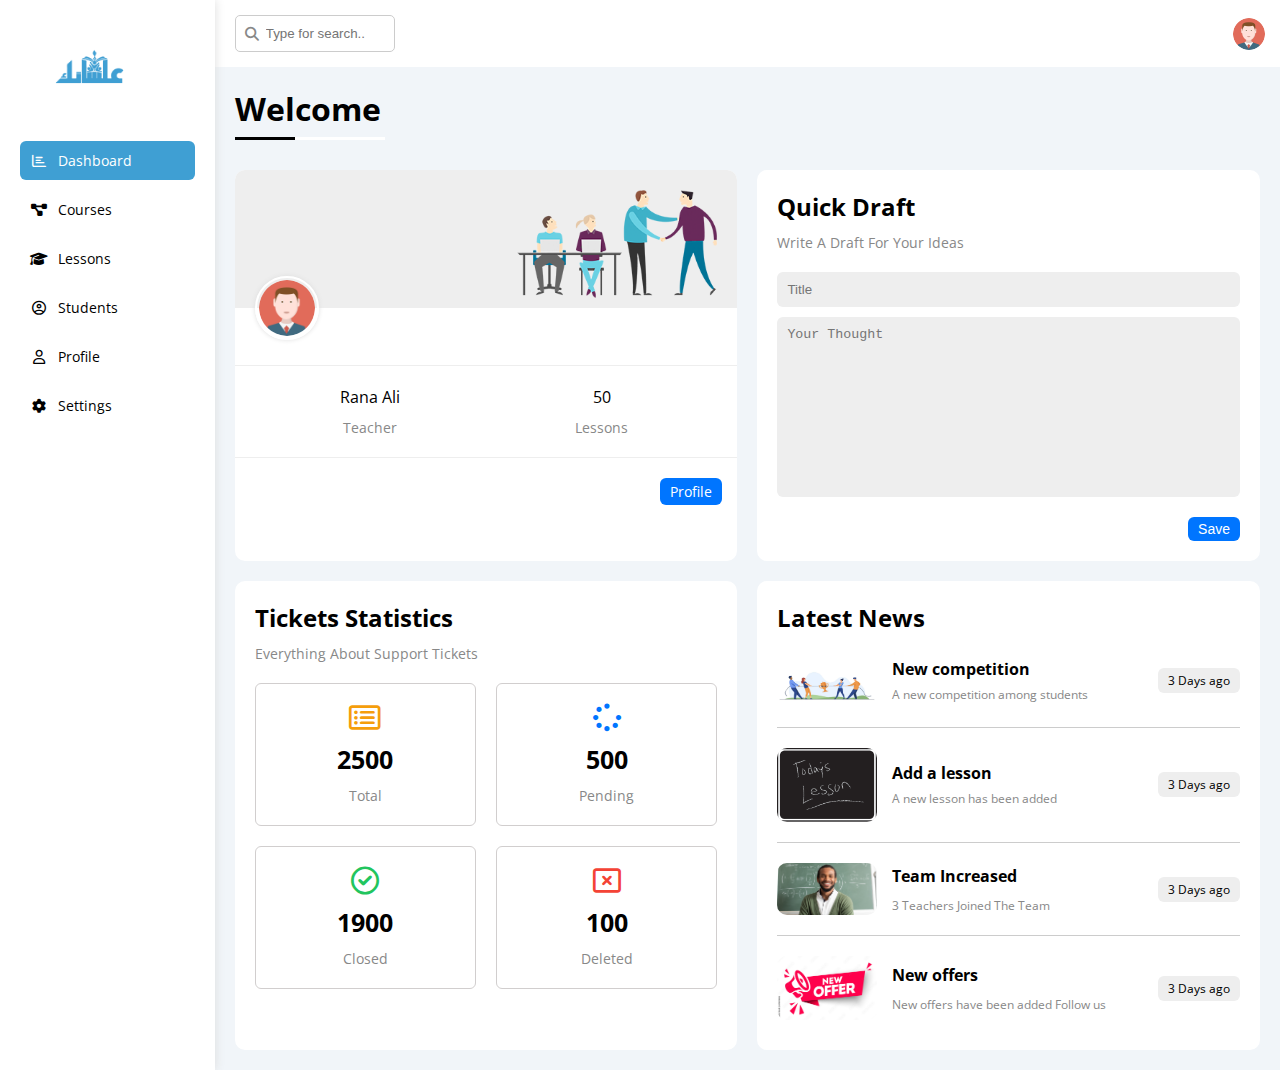
<file: login/Dashboard Design Rana/index.html>
<!DOCTYPE html>
<html lang="en">

<head>
    <script src="./js/home_script.js" type="module" defer></script>
    <meta charset="UTF-8">
    <meta name="viewport" content="width=device-width, initial-scale=1.0">
    <meta name="referrer" content="no-referrer" />
    <title>Dashboard</title>
    <link rel="stylesheet" href="css/farmework.css">
    <link rel="stylesheet" href="css/master.css">
    <link rel="stylesheet" href="css/all.min.css">
    <link rel="preconnect" href="https://fonts.googleapis.com" />
    <link rel="preconnect" href="https://fonts.gstatic.com" crossorigin />
    <link href="https://fonts.googleapis.com/css2?family=Open+Sans:wght@300;500&display=swap" rel="stylesheet" />
</head>

<body>
    <div class="page d-flex">
        <!-- sidebar -->
        <div class="sidebar bg-white p-20 p-relative">
            <img src="imgs/logo.png" alt="logo" width="100" class="logoimg">
            <!-- <h3 class="p-relative mt-0 txt-center">Alashank</h3> -->
            <ul>
                <li>
                    <a class="active d-flex c-black align-center fs-14 rad-6 p-10" href="index.html">
                        <i class="fa-regular fa-chart-bar fa-fw"></i>
                        <span>Dashboard</span>
                    </a>
                </li>
                <li>
                    <a class="d-flex c-black align-center fs-14 rad-6 p-10" href="groups.html">
                        <i class="fa-solid fa-diagram-project fa-fw"></i>
                        <span>Courses</span>
                    </a>
                </li>
                <li>
                    <a class="d-flex c-black align-center fs-14 rad-6 p-10" href="lessons.html">
                        <i class="fa-solid fa-graduation-cap fa-fw"></i>
                        <span>Lessons</span>
                    </a>
                </li>
                <li>
                    <a class="d-flex c-black align-center fs-14 rad-6 p-10" href="studnts.html">
                        <i class="fa-regular fa-circle-user fa-fw"></i>
                        <span>Students</span>
                    </a>
                </li>
                <li>
                    <a class="d-flex c-black align-center fs-14 rad-6 p-10" href="profile.html">
                        <i class="fa-regular fa-user fa-fw"></i>
                        <span>Profile</span>
                    </a>
                </li>
                <li>
                    <a class="d-flex c-black align-center fs-14 rad-6 p-10" href="setting.html">
                        <i class="fa-solid fa-gear fa-fw"></i>
                        <span>Settings</span>
                    </a>
                </li>
                <!-- <li>
                    <a class="d-flex c-black align-center fs-14 rad-6 p-10" href="index.html">
                        <i class="fa-regular fa-file fa-fw"></i>
                        <span>Files</span>
                    </a>
                </li>
                <li>
                    <a class="d-flex c-black align-center fs-14 rad-6 p-10" href="index.html">
                        <i class="fa-regular fa-credit-card fa-fw"></i>
                        <span>Plans</span>
                    </a>
                </li> -->
            </ul>
        </div>

        <div class="content w-full">
            <!-- start Head -->
            <div class="head bg-white p-15 between-flex">
                <div class="search p-relative">
                    <input type="search" placeholder="Type for search.." class="p-10">
                </div>
                <div class="icons d-flex align-center">
                    <img src="imgs/avatar.png" alt="" class="rad-half">
                </div>
            </div>

            <!-- title -->
            <h1 class="p-relative">Welcome</h1>
            <div class="wrapper d-grid gap-20">
                <!-- welcome Box -->
                <div class="welcome bg-white rad-10 txt-c-mobile block-mobile ">
                    <div class="intro d-flex bg-eee space-between p-20">
                        <div>
                            <!-- <h2 class="m-0">Welcome</h2> -->
                            <!-- <p class="c-grey mt-5">Admin</p> -->
                        </div>
                        <img src="imgs/welcome.png" alt="" class="hide-mobile">
                    </div>
                    <img id='teacherImage' src="./imgs/avatar.png" alt referrerpolicy="no-referrer" class="avatar">
                    <div class="body d-flex p-20 txt-center mt-20 mb-20 block-mobile">
                        <div id='teacherName'>Rana Ali<span class="d-block c-grey fs-14 mt-10">Teacher</span></div>
                        <div>50<span class="d-block c-grey fs-14 mt-10">Lessons</span></div>
                        <!-- <div>$1500<span class="d-block c-grey fs-14 mt-10">Earned</span></div> -->
                    </div>
                    <a href="profile.html" class="visit d-block fs-14 bg-blue c-white w-fit btn-shape">Profile</a>
                </div>

                <!-- Quick Draft -->
                <div class="draft p-20 bg-white rad-10 ">
                    <h2 class="mt-0 mb-10 ">Quick Draft</h2>
                    <p class="c-grey fs-14 mt-0 mb-20">Write A Draft For
                        Your Ideas</p>
                    <form>
                        <input type="text" placeholder="Title" class="d-block bg-eee rad-6 p-10 mb-10 w-full">
                        <textarea class="d-block bg-eee rad-6 p-10 mb-20 w-full" placeholder="Your Thought"></textarea>
                        <input type="submit" value="Save" class="save bg-blue c-white btn-shape d-block fs-14 w-fit">
                    </form>
                </div>

                <!-- Tickets -->
                <div class="tickets bg-white rad-10 p-20 ">
                    <h2 class="mt-0 mb-10">Tickets Statistics</h2>
                    <p class="c-grey fs-14 mt-0 mb-20">Everything About
                        Support Tickets</p>
                    <div class="d-flex gap-20 f-wrap txt-center">
                        <div class="box p-20 rad-6 c-grey fs-14">
                            <i class="fa-regular fa-rectangle-list fa-2x mb-10 c-orange"></i>
                            <span class="num d-block mb-10 fw-bold c-black">2500</span>
                            Total
                        </div>
                        <div class="box p-20 c-grey fs-14">
                            <i class="fa-solid fa-spinner fa-2x mb-10 c-blue"></i>
                            <span class="num d-block c-black fw-bold fs-25 mb-10">500</span>
                            Pending
                        </div>
                        <div class="box p-20 c-grey fs-14">
                            <i class="fa-regular fa-circle-check fa-2x mb-10 c-green"></i>
                            <span class="num d-block c-black fw-bold fs-25 mb-10">1900</span>
                            Closed
                        </div>
                        <div class="box p-20 c-grey fs-14">
                            <i class="fa-regular fa-rectangle-xmark fa-2x mb-10 c-red"></i>
                            <span class="num d-block c-black fw-bold fs-25 mb-10">100</span>
                            Deleted
                        </div>
                    </div>
                </div>

                <!-- News -->
                <div class="news bg-white rad-10 p-20">
                    <h2 class="mt-0 mb-20">Latest News</h2>
                    <div class="news-row between-flex mb-10">
                        <img src="imgs/A new competition.jpeg" alt="">
                        <div class="info">
                            <h3 class="fw-bold">New competition</h3>
                            <p class="c-grey fs-14 m-0">A new competition among students</p>
                        </div>
                        <span class=" btn-shape bg-eee label">3 Days ago</span>
                    </div>
                    <div class="news-row between-flex mb-10">
                        <img src="imgs/LessonPlans.png" alt="">
                        <div class="info">
                            <h3 class="fw-bold">Add a lesson</h3>
                            <p class="c-grey fs-14 m-0">A new lesson has been added</p>
                        </div>
                        <span class=" btn-shape bg-eee label">3 Days ago</span>
                    </div>
                    <div class="news-row between-flex mb-10">
                        <img src="imgs/increase-your-teaching.png" alt="">
                        <div class="info">
                            <h4 class="fw-bold mt-0 mb-10">Team Increased</h4>
                            <p class="c-grey fs-14 m-0">3 Teachers Joined The Team</p>
                        </div>
                        <span class=" btn-shape bg-eee label">3 Days ago</span>
                    </div>
                    <div class="news-row between-flex mb-10">
                        <img src="imgs/offers.jpg" alt="">
                        <div class="info">
                            <h4 class="fw-bold mt-0 mb-10">New offers</h4>
                            <p class="c-grey fs-14 m-0">New offers have been added Follow us</p>
                        </div>
                        <span class=" btn-shape bg-eee label">3 Days ago</span>
                    </div>

                </div>

            </div>
        </div>
</body>

</html>
</file>
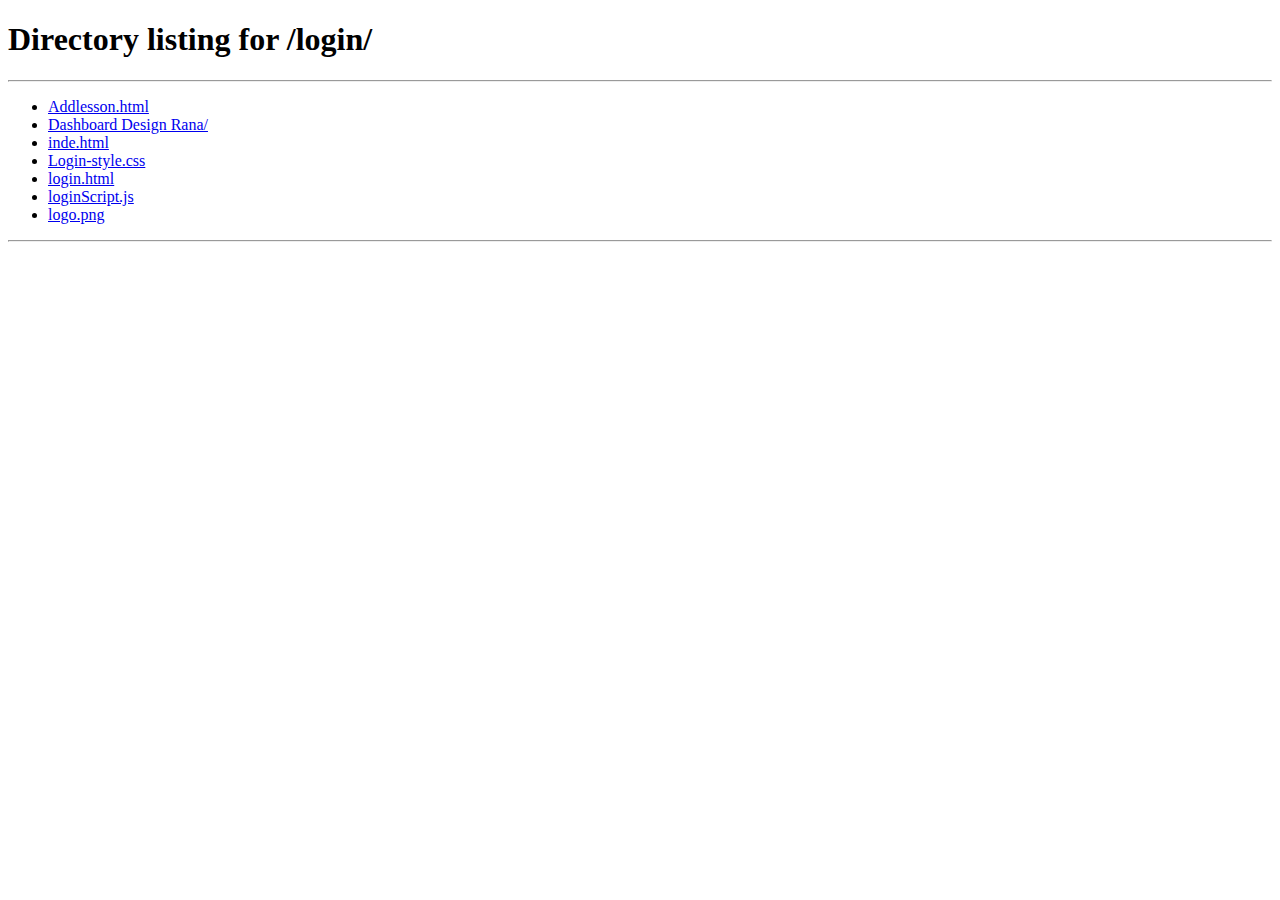
<file: login/Addlesson.html>
<!DOCTYPE html>
<html lang="en">

<head>
    <meta charset="UTF-8">
    <meta name="viewport" content="width=device-width, initial-scale=1.0">
    <title>Add Session</title>
    <link
      rel="stylesheet"
      href="https://cdn.jsdelivr.net/npm/bootstrap@4.6.2/dist/css/bootstrap.min.css"
    />    <link rel="stylesheet" href="./Dashboard Design Rana/css/farmework.css" />
        <link rel="stylesheet" href="./Dashboard Design Rana/css/master.css" />
        <link rel="stylesheet" href="./Dashboard Design Rana/css/all.min.css" />
    <link rel="preconnect" href="https://fonts.googleapis.com" />
    <link rel="preconnect" href="https://fonts.gstatic.com" crossorigin />
    <link href="https://fonts.googleapis.com/css2?family=Open+Sans:wght@300;500&display=swap" rel="stylesheet" />
<link rel="stylesheet" href="./Dashboard Design Rana/css/addlesson.css">

  </head>

<body>
    <div class="page d-flex">
        <!-- sidebar -->
        <div class="sidebar bg-white p-20 p-relative">
            <!-- <h3 class="p-relative mt-0 txt-center">Ranona</h3> -->
            <img src="./logo.png" alt="logo" width="100" class="logoimg">
            <ul>
                <li>
                    <a class=" d-flex c-black align-center fs-14 rad-6 p-10" href="../login/Dashboard Design Rana/index.html">
                        <i class="fa-regular fa-chart-bar fa-fw"></i>
                        <span>Dashboard</span>
                    </a>
                </li>
                <li>
                    <a class="d-flex c-black align-center fs-14 rad-6 p-10" href="../login/Dashboard Design Rana/groups.html">
                        <i class="fa-solid fa-diagram-project fa-fw"></i>
                        <span>Courses</span>
                    </a>
                </li>
                <li>
                    <a class="d-flex c-black align-center fs-14 rad-6 p-10" href="../login/Dashboard Design Rana/lessons.html">
                        <i class="fa-solid fa-graduation-cap fa-fw"></i>
                        <span>Lessons</span>
                    </a>
                </li>
                <li>
                    <a class="d-flex c-black align-center fs-14 rad-6 p-10" href="../login/Dashboard Design Rana/studnts.html">
                        <i class="fa-regular fa-circle-user fa-fw"></i>
                        <span>Students</span>
                    </a>
                </li>
                <li>
                    <a class=" d-flex c-black align-center fs-14 rad-6 p-10" href="../login/Dashboard Design Rana/profile.html">
                        <i class="fa-regular fa-user fa-fw"></i>
                        <span>Profile</span>
                    </a>
                </li>
                <li>
                    <a class="d-flex c-black align-center fs-14 rad-6 p-10" href="../login/Dashboard Design Rana/setting.html">
                        <i class="fa-solid fa-gear fa-fw"></i>
                        <span>Settings</span>
                    </a>
                </li>
            
            </ul>
        </div>

        <div class="content w-full">
            <!-- start Head -->
            <div class="head bg-white p-15 between-flex">
                <div class="search p-relative">
                    <input type="search" placeholder="Type for search.." class="p-10">
                </div>
                <div class="icons d-flex align-center">
                    <span class="notification p-relative">
                        <i class="fa-regular fa-bell fa-lg"></i>
                    </span>
                    <img src="./Dashboard Design Rana/imgs/avatar.png " alt="" class="rad-half">
                </div>
            </div>
            
    <div class="container ">
      <h2>Add New Session</h2>
      <form id="add-session-form">
        <div class="form-group">
          <label for="session-title">Session Title</label>
          <input
            type="text"
            id="session-title"
            name="title"
            class="form-control"
            required
          />
        </div>
  
        <div class="form-group">
          <label>Video Source</label>
          <div>
            <input
              type="radio"
              id="video-url-option"
              name="video_source"
              value="url"
              checked
            />
            <label for="video-url-option">YouTube URL</label>
       
            
                      </div>
        </div>
        <div class="form-group video-url-field">
          <label for="video-url">YouTube URL</label>
          <input
            type="url"
            id="video-url"
            name="video_url"
            class="form-control"
          />
        </div>
     
        <button type="submit" class="btn btn-success">Submit</button>
      </form>
    </div>
    <script
      type="module"
      src="./Dashboard Design Rana/js/addlession.js"
      defer
    ></script>
    <script type="module" src="../core/helpers/CRUD.js" defer></script>
    <script
      type="module"
      src="../core/helpers/local_storage_helper.js"
      defer
    ></script>
    <script type="module" src="./Dashboard Design Rana/js/lessons.js"></script>
        </div>
</body>

</html>
</file>
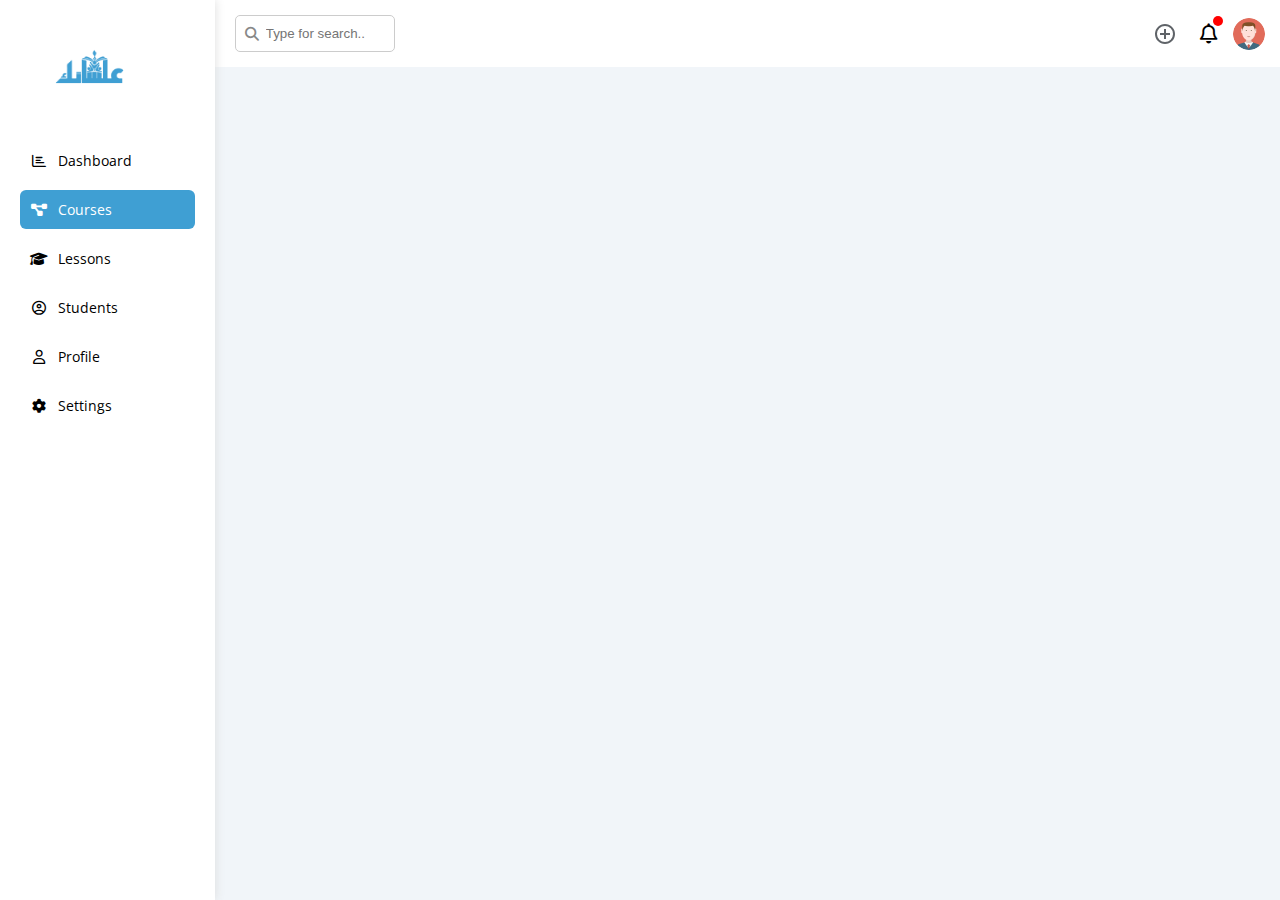
<file: login/Dashboard Design Rana/groups.html>
<!DOCTYPE html>
<html lang="en">

    <head>
        <meta charset="UTF-8">
        <meta name="viewport" content="width=device-width, initial-scale=1.0">
        <title>Dashboard</title>
        <link rel="stylesheet" href="css/farmework.css">
        <link rel="stylesheet" href="css/master.css">
        <link rel="stylesheet" href="css/all.min.css">
        <link rel="preconnect" href="https://fonts.googleapis.com" />
        <link rel="preconnect" href="https://fonts.gstatic.com" crossorigin />
        <link
            href="https://fonts.googleapis.com/css2?family=Open+Sans:wght@300;500&display=swap"
            rel="stylesheet" />
        <link rel="stylesheet" href="./css/groupsPanel.css">
        <script src="../../core/helpers/local_storage_helper.js" type="module"
            defer></script>
        <script type="module">
        import { LocalStorageHelper } from "../../../core/helpers/local_storage_helper.js";
        initSettingsPage();
        function initSettingsPage(){
            let teacherImage = document.images[1];
            var testImg= LocalStorageHelper.getItem('teacher').imageUrl.replace('http://51.68.175.80/','http://51.68.175.80/test/');
            teacherImage.src = testImg;
        }
    
</script>
    </head>

    <body>
        <div class="page d-flex">
            <!-- sidebar -->
            <div class="sidebar bg-white p-20 p-relative">
                <!-- <h3 class="p-relative mt-0 txt-center">Ranona</h3> -->
                <img src="imgs/logo.png" alt="logo" width="100" class="logoimg">

                <ul>
                    <li>
                        <a class=" d-flex c-black align-center fs-14 rad-6 p-10"
                            href="index.html">
                            <i class="fa-regular fa-chart-bar fa-fw"></i>
                            <span>Dashboard</span>
                        </a>
                    </li>
                    <li>
                        <a
                            class="active d-flex c-black align-center fs-14 rad-6 p-10"
                            href="#">
                            <i class="fa-solid fa-diagram-project fa-fw"></i>
                            <span>Courses</span>
                        </a>
                    </li>
                    <li>
                        <a class="d-flex c-black align-center fs-14 rad-6 p-10"
                            href="lessons.html">
                            <i class="fa-solid fa-graduation-cap fa-fw"></i>
                            <span>Lessons</span>
                        </a>
                    </li>
                    <li>
                        <a class="d-flex c-black align-center fs-14 rad-6 p-10"
                            href="studnts.html">
                            <i class="fa-regular fa-circle-user fa-fw"></i>
                            <span>Students</span>
                        </a>
                    </li>
                    <li>
                        <a class="d-flex c-black align-center fs-14 rad-6 p-10"
                            href="profile.html">
                            <i class="fa-regular fa-user fa-fw"></i>
                            <span>Profile</span>
                        </a>
                    </li>
                    <li>
                        <a class="d-flex c-black align-center fs-14 rad-6 p-10"
                            href="setting.html">
                            <i class="fa-solid fa-gear fa-fw"></i>
                            <span>Settings</span>
                        </a>
                    </li>
                    <!-- <li>
                    <a class="d-flex c-black align-center fs-14 rad-6 p-10" href="index.html">
                        <i class="fa-regular fa-file fa-fw"></i>
                        <span>Files</span>
                    </a>
                </li>
                <li>
                    <a class="d-flex c-black align-center fs-14 rad-6 p-10" href="index.html">
                        <i class="fa-regular fa-credit-card fa-fw"></i>
                        <span>Plans</span>
                    </a>
                </li> -->
                </ul>
            </div>
            <div class="content w-full">
                <!-- start Head -->
                <div class="head bg-white p-15 between-flex">
                    <div class="search p-relative">
                        <input type="search" placeholder="Type for search.."
                            class="p-10">
                    </div>

                    <div class="icons d-flex align-center">
                        <div class="icons d-flex .d-flexd align-center">
                            <div class="section-svg-icons">
                                <!-- Add Section -->
                                <svg id="add-section-icon"
                                    xmlns="http://www.w3.org/2000/svg"
                                    height="24px" viewBox="0 -960 960 960"
                                    width="30px" fill="#5f6368">
                                    <path
                                        d="M440-280h80v-160h160v-80H520v-160h-80v160H280v80h160v160Zm40 200q-83 0-156-31.5T197-197q-54-54-85.5-127T80-480q0-83 31.5-156T197-763q54-54 127-85.5T480-880q83 0 156 31.5T763-763q54 54 85.5 127T880-480q0 83-31.5 156T763-197q-54 54-127 85.5T480-80Zm0-80q134 0 227-93t93-227q0-134-93-227t-227-93q-134 0-227 93t-93 227q0 134 93 227t227 93Zm0-320Z" />
                                </svg>

                            </div>

                            <div class="section-svg-icons-forms">
                                <!-- Add Section Form -->
                                <div class="add-section-form"
                                    id="add-section-form-id">
                                    <form>
                                        <div>
                                            <label for="inputSectionName">Enter
                                                Course Name</label>
                                            <input type="text"
                                                id="inputSectionName" required>
                                        </div>
                                        <div>
                                            <label for="inputSectionfile">Choose
                                                Course Image</label>
                                            <input type="file"
                                                id="inputSectionfile"
                                                accept="image/*">
                                        </div>
                                        <div>
                                            <button type="button"
                                                id="add-section-id">Add
                                                Course</button>
                                            <button type="button"
                                                id="cancel-add-section-id">Cancel</button>
                                        </div>
                                    </form>
                                </div>
                            </div>
                        </div>

                        <span class="notification p-relative">
                            <i class="fa-regular fa-bell fa-lg"></i>
                        </span>
                        <img src="imgs/avatar.png" alt class="rad-half">
                    </div>
                </div>
                <!-- SECTION  Wrtite your code down here -->
                <div class="sectionsContainer" id="big-section-container">
                </div>
            </div>
        </body>
        <script type="module"
            src="../../core/helpers/local_storage_helper.js"></script>
        <script src="../../core/helpers/CRUD.js" type="module"></script>
        <script src="./scripts/groupsPanelScript.js" type="module"></script>
    </html>
</file>
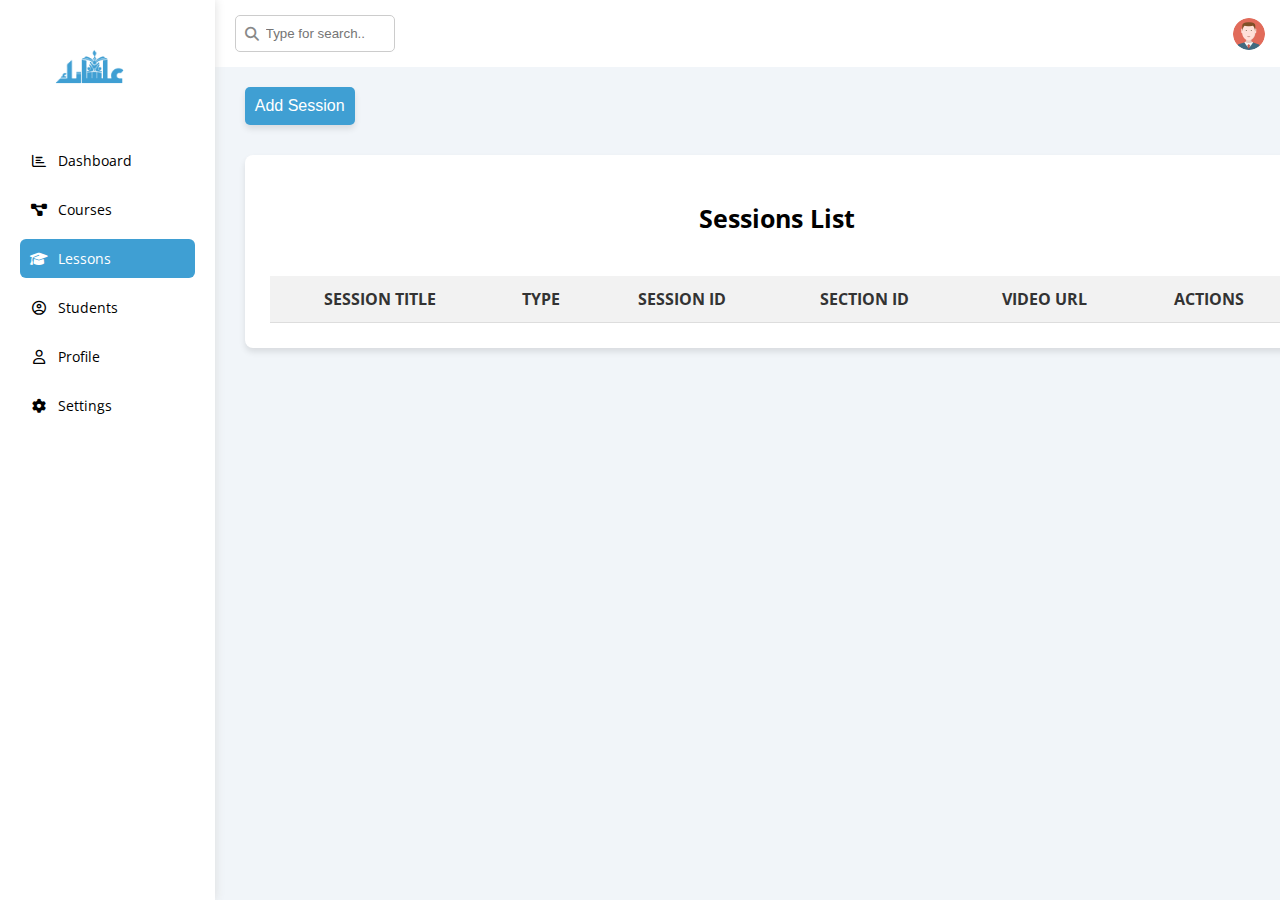
<file: login/Dashboard Design Rana/lessons.html>
<!DOCTYPE html>
<html lang="en">
  <head>
    <meta charset="UTF-8" />
    <meta name="viewport" content="width=device-width, initial-scale=1.0" />
    <title>Dashboard</title>
    <link rel="stylesheet" href="css/farmework.css" />
    <link rel="stylesheet" href="css/master.css" />
    <link rel="stylesheet" href="css/all.min.css" />
    <link rel="preconnect" href="https://fonts.googleapis.com" />
    <link rel="preconnect" href="https://fonts.gstatic.com" crossorigin />
    <link
      href="https://fonts.googleapis.com/css2?family=Open+Sans:wght@300;500&display=swap"
      rel="stylesheet"
    />
    <link rel="stylesheet" href="./css/lessons.css">
    <script
      src="../../core/helpers/local_storage_helper.js"
      type="module"
      defer
    ></script>
    <script type="module">
      import { LocalStorageHelper } from "../../../core/helpers/local_storage_helper.js";
      initSettingsPage();
      function initSettingsPage() {
        let teacherImage = document.images[1];
        var testImg = LocalStorageHelper.getItem("teacher").imageUrl.replace(
          "http://51.68.175.80/",
          "http://51.68.175.80/test/"
        );
        teacherImage.src = testImg;
      }
    </script>
 
           <script
           src="../../core/helpers/local_storage_helper.js"
           type="module"
           defer
         ></script>
         <script src="../../core/helpers/CRUD.js" type="module" defer></script>
         <script src="./js/lessons.js" type="module" defer></script>
  </head>

  <body>
    <div class="page d-flex">
      <!-- sidebar -->
      <div class="sidebar bg-white p-20 p-relative">
        <!-- <h3 class="p-relative mt-0 txt-center">Ranona</h3> -->
        <img src="imgs/logo.png" alt="logo" width="100" class="logoimg" />

        <ul>
          <li>
            <a
              class="d-flex c-black align-center fs-14 rad-6 p-10"
              href="index.html"
            >
              <i class="fa-regular fa-chart-bar fa-fw"></i>
              <span>Dashboard</span>
            </a>
          </li>
          <li>
            <a
              class="d-flex c-black align-center fs-14 rad-6 p-10"
              href="groups.html"
            >
              <i class="fa-solid fa-diagram-project fa-fw"></i>
              <span>Courses</span>
            </a>
          </li>
          <li>
            <a
              class="active d-flex c-black align-center fs-14 rad-6 p-10"
              href="#"
            >
              <i class="fa-solid fa-graduation-cap fa-fw"></i>
              <span>Lessons</span>
            </a>
          </li>
          <li>
            <a
              class="d-flex c-black align-center fs-14 rad-6 p-10"
              href="studnts.html"
            >
              <i class="fa-regular fa-circle-user fa-fw"></i>
              <span>Students</span>
            </a>
          </li>
          <li>
            <a
              class="d-flex c-black align-center fs-14 rad-6 p-10"
              href="profile.html"
            >
              <i class="fa-regular fa-user fa-fw"></i>
              <span>Profile</span>
            </a>
          </li>
          <li>
            <a
              class="d-flex c-black align-center fs-14 rad-6 p-10"
              href="setting.html"
            >
              <i class="fa-solid fa-gear fa-fw"></i>
              <span>Settings</span>
            </a>
          </li>
          <!-- <li>
                    <a class="d-flex c-black align-center fs-14 rad-6 p-10" href="index.html">
                        <i class="fa-regular fa-file fa-fw"></i>
                        <span>Files</span>
                    </a>
                </li>
                <li>
                    <a class="d-flex c-black align-center fs-14 rad-6 p-10" href="index.html">
                        <i class="fa-regular fa-credit-card fa-fw"></i>
                        <span>Plans</span>
                    </a>
                </li> -->
        </ul>
      </div>

      <div class="content w-full">
        <!-- start Head -->
        <div class="head bg-white p-15 between-flex">
          <div class="search p-relative">
            <input type="search" placeholder="Type for search.." class="p-10" />
          </div>
          <div class="icons d-flex align-center">
            <img src="imgs/avatar.png" alt="" class="rad-half" />
          </div>
        </div>
        
        <div style="margin: 20px ; text-align: left;">
          <button id="add-session-btn" class="btn btn-primary">Add Session</button>
        </div>
          
        <div class="container">
         
            <div id="modal-container"></div>
    
            <h2>Sessions List </h2>
    
            <table
              id="sessions-table"
              cellpadding="10"
              cellspacing="0"
              class="sessions-table"
            >
              <thead>
                <tr>
                  <th>Session Title</th>
                  <th>Type</th>
                  <th>Session ID</th>
                  <th>Section ID</th>
                  <th>Video URL</th>
                  <th>Actions</th>
                </tr>
              </thead>
              <tbody id="sessions-list">

              </tbody>
            </table>
          </div>
        
          
      </div>
   
          <script
      src="../../core/helpers/local_storage_helper.js"
      type="module"
      defer
    ></script>
    <script src="../../core/helpers/CRUD.js" type="module" defer></script>
    <script src="./js/lessons.js" type="module" defer></script>
  </body>
</html>
</file>
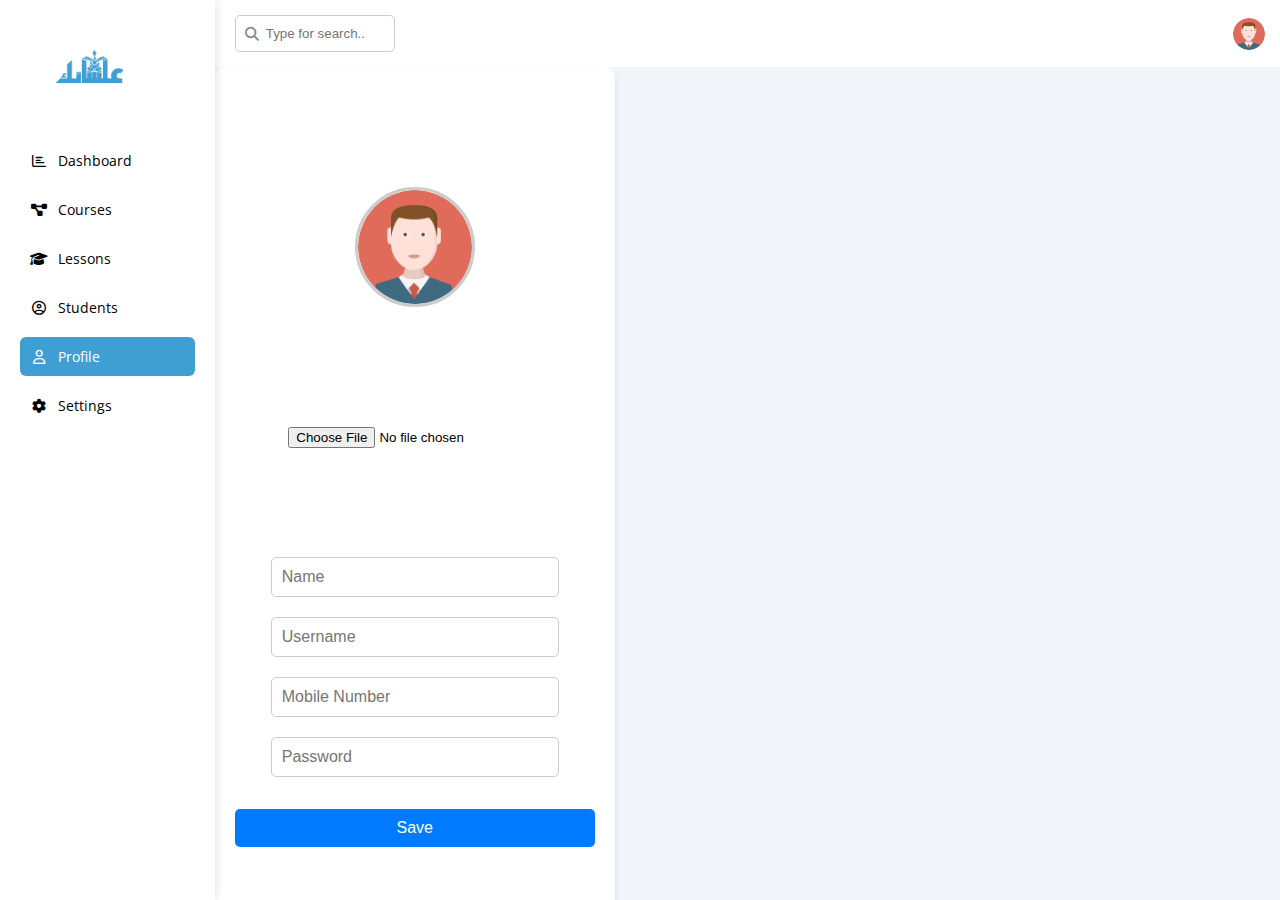
<file: login/Dashboard Design Rana/profile.html>
<!DOCTYPE html>
<html lang="en">

<head>
    <meta charset="UTF-8">
    <meta name="viewport" content="width=device-width, initial-scale=1.0">
    <title>Dashboard</title>
    <link rel="stylesheet" href="css/farmework.css">
    <link rel="stylesheet" href="css/master.css">
    <link rel="stylesheet" href="css/all.min.css">
    <link rel="stylesheet" href="css/profile.css">
    <link rel="preconnect" href="https://fonts.googleapis.com" />
    <link rel="preconnect" href="https://fonts.gstatic.com" crossorigin />
    <link href="https://fonts.googleapis.com/css2?family=Open+Sans:wght@300;500&display=swap" rel="stylesheet" />
    <script src="./js/profile_script.js" type="module" defer></script>
    <script src="../../core/helpers/local_storage_helper.js" type="module" defer></script>
    <script src="../../core/helpers/CRUD.js" type="module" defer></script>
</head>

<body>
    <div class="page d-flex">
        <!-- sidebar -->
        <div class="sidebar bg-white p-20 p-relative">
            <!-- <h3 class="p-relative mt-0 txt-center">Ranona</h3> -->
            <img src="imgs/logo.png" alt="logo" width="100" class="logoimg">
            <ul>
                <li>
                    <a class=" d-flex c-black align-center fs-14 rad-6 p-10" href="index.html">
                        <i class="fa-regular fa-chart-bar fa-fw"></i>
                        <span>Dashboard</span>
                    </a>
                </li>
                <li>
                    <a class="d-flex c-black align-center fs-14 rad-6 p-10" href="groups.html">
                        <i class="fa-solid fa-diagram-project fa-fw"></i>
                        <span>Courses</span>
                    </a>
                </li>
                <li>
                    <a class="d-flex c-black align-center fs-14 rad-6 p-10" href="lessons.html">
                        <i class="fa-solid fa-graduation-cap fa-fw"></i>
                        <span>Lessons</span>
                    </a>
                </li>
                <li>
                    <a class="d-flex c-black align-center fs-14 rad-6 p-10" href="studnts.html">
                        <i class="fa-regular fa-circle-user fa-fw"></i>
                        <span>Students</span>
                    </a>
                </li>
                <li>
                    <a class="active d-flex c-black align-center fs-14 rad-6 p-10" href="profile.html">
                        <i class="fa-regular fa-user fa-fw"></i>
                        <span>Profile</span>
                    </a>
                </li>
                <li>
                    <a class="d-flex c-black align-center fs-14 rad-6 p-10" href="setting.html">
                        <i class="fa-solid fa-gear fa-fw"></i>
                        <span>Settings</span>
                    </a>
                </li>
                <!-- <li>
                    <a class="d-flex c-black align-center fs-14 rad-6 p-10" href="index.html">
                        <i class="fa-regular fa-file fa-fw"></i>
                        <span>Files</span>
                    </a>
                </li>
                <li>
                    <a class="d-flex c-black align-center fs-14 rad-6 p-10" href="index.html">
                        <i class="fa-regular fa-credit-card fa-fw"></i>
                        <span>Plans</span>
                    </a>
                </li> -->
            </ul>
        </div>

        <div class="content w-full">
            <!-- start Head -->
            <div class="head bg-white p-15 between-flex">
                <div class="search p-relative">
                    <input type="search" placeholder="Type for search.." class="p-10">
                </div>
                <div class="icons d-flex align-center">
                    <img src="imgs/avatar.png" alt="" class="rad-half">
                </div>
            </div>
            <div class="edit-profile-container ">
                <img src="../../login/Dashboard Design Rana/imgs/avatar.png" alt="Profile Image"
                    class="profile-image" id="previewImage">
                <input type="file" id="homepageImage" name="image" accept="image/*" required >
                <form>
                    <input type="text" class="form-input" placeholder="Name"
                        required>
    
                    <input type="text" class="form-input" placeholder="Username"
                        required>
                    <input type="tel" class="form-input" placeholder="Mobile Number"
                        required>
                    <input type="password" class="form-input" placeholder="Password"
                        >
                    <br><br>
                    <button type="submit" class="save-button">Save</button>
                </form>
            </div>
        </div>
      
</body>

</html>
</file>
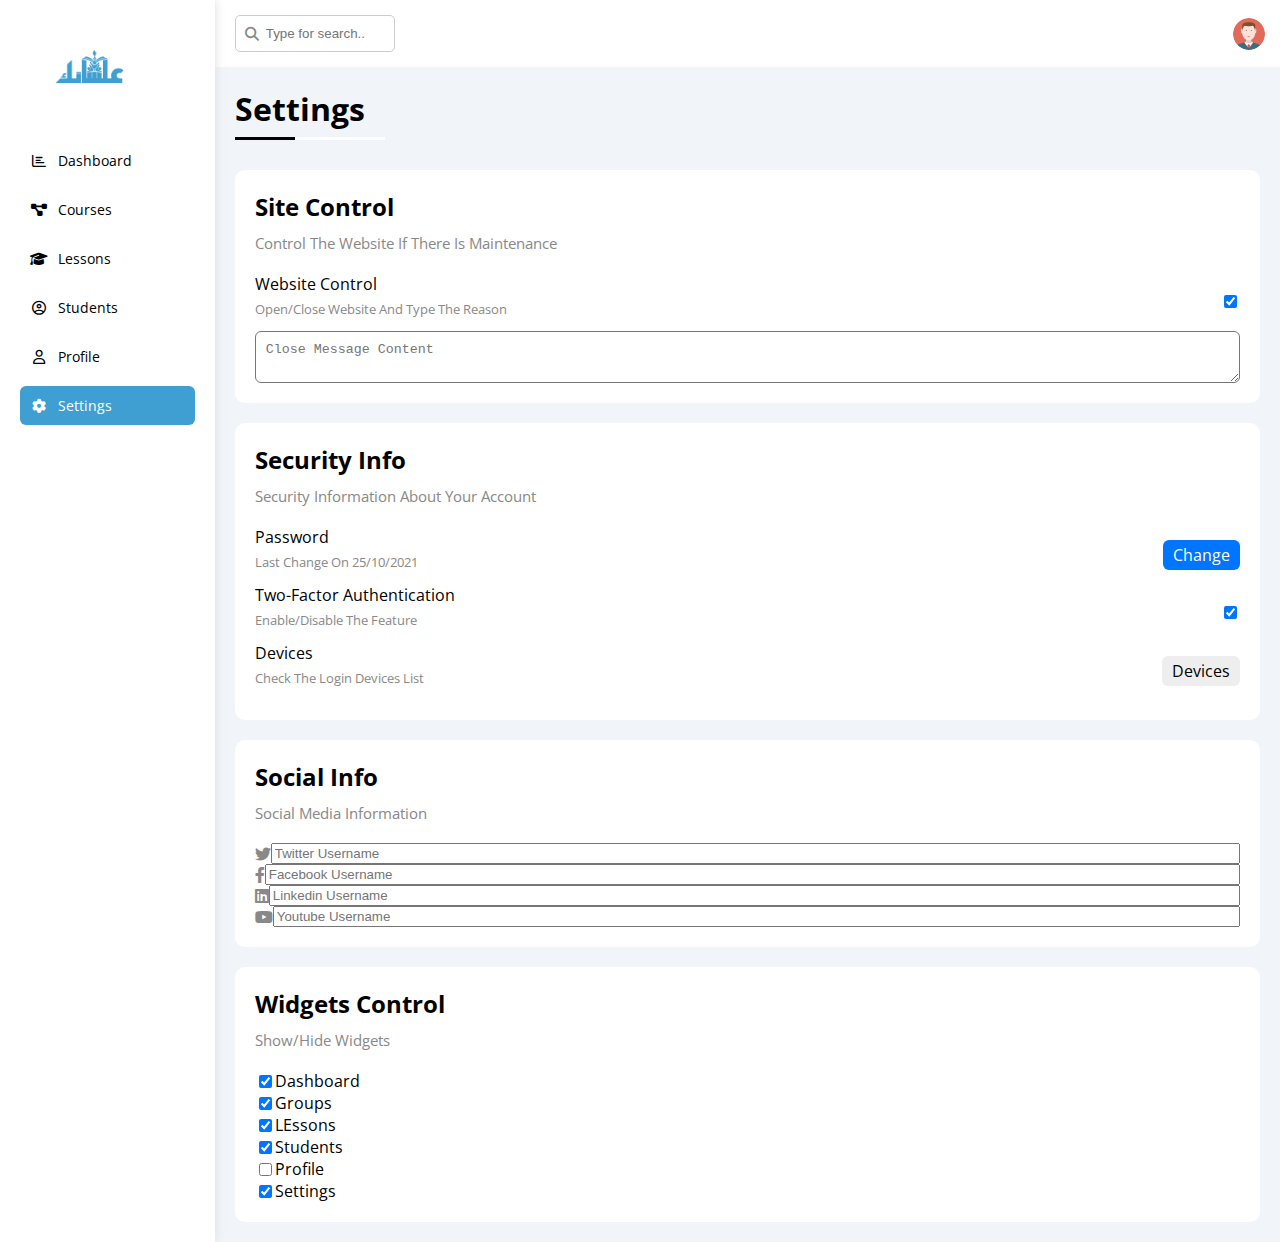
<file: login/Dashboard Design Rana/setting.html>
<!DOCTYPE html>
<html lang="en">

    <head>
        <meta charset="UTF-8">
        <meta name="viewport" content="width=device-width, initial-scale=1.0">
        <title>Dashboard</title>
        <link rel="stylesheet" href="css/farmework.css">
        <link rel="stylesheet" href="css/master.css">
        <link rel="stylesheet" href="css/all.min.css">
        <link rel="preconnect" href="https://fonts.googleapis.com" />
        <link rel="preconnect" href="https://fonts.gstatic.com" crossorigin />
        <link
            href="https://fonts.googleapis.com/css2?family=Open+Sans:wght@300;500&display=swap"
            rel="stylesheet" />
        <script src="../../core/helpers/local_storage_helper.js" type="module"
            defer></script>
        <script type="module">
            import { LocalStorageHelper } from "../../../core/helpers/local_storage_helper.js";
            initSettingsPage();
            function initSettingsPage(){
                let teacherImage = document.images[1];
                var testImg= LocalStorageHelper.getItem('teacher').imageUrl.replace('http://51.68.175.80/','http://51.68.175.80/test/');
                teacherImage.src = testImg;
            }
        </script>
    </head>

    <body>
        <div class="page d-flex">
            <!-- sidebar -->
            <div class="sidebar bg-white p-20 p-relative">
                <!-- <h3 class="p-relative mt-0 txt-center">Ranona</h3> -->
                <img src="imgs/logo.png" alt="logo" width="100" class="logoimg">
                <ul>
                    <li>
                        <a class=" d-flex c-black align-center fs-14 rad-6 p-10"
                            href="index.html">
                            <i class="fa-regular fa-chart-bar fa-fw"></i>
                            <span>Dashboard</span>
                        </a>
                    </li>
                    <li>
                        <a class="d-flex c-black align-center fs-14 rad-6 p-10"
                            href="groups.html">
                            <i class="fa-solid fa-diagram-project fa-fw"></i>
                            <span>Courses</span>
                        </a>
                    </li>
                    <li>
                        <a class="d-flex c-black align-center fs-14 rad-6 p-10"
                            href="lessons.html">
                            <i class="fa-solid fa-graduation-cap fa-fw"></i>
                            <span>Lessons</span>
                        </a>
                    </li>
                    <li>
                        <a class="d-flex c-black align-center fs-14 rad-6 p-10"
                            href="studnts.html">
                            <i class="fa-regular fa-circle-user fa-fw"></i>
                            <span>Students</span>
                        </a>
                    </li>
                    <li>
                        <a class="d-flex c-black align-center fs-14 rad-6 p-10"
                            href="profile.html">
                            <i class="fa-regular fa-user fa-fw"></i>
                            <span>Profile</span>
                        </a>
                    </li>
                    <li>
                        <a
                            class="active d-flex c-black align-center fs-14 rad-6 p-10"
                            href="setting.html">
                            <i class="fa-solid fa-gear fa-fw"></i>
                            <span>Settings</span>
                        </a>
                    </li>
                    <!-- <li>
                    <a class="d-flex c-black align-center fs-14 rad-6 p-10" href="index.html">
                        <i class="fa-regular fa-file fa-fw"></i>
                        <span>Files</span>
                    </a>
                </li>
                <li>
                    <a class="d-flex c-black align-center fs-14 rad-6 p-10" href="index.html">
                        <i class="fa-regular fa-credit-card fa-fw"></i>
                        <span>Plans</span>
                    </a>
                </li> -->
                </ul>
            </div>

            <div class="content w-full">
                <!-- start Head -->
                <div class="head bg-white p-15 between-flex">
                    <div class="search p-relative">
                        <input type="search" placeholder="Type for search.."
                            class="p-10">
                    </div>
                    <div class="icons d-flex align-center">
                        <img src="imgs/avatar.png" alt class="rad-half">
                    </div>
                </div>

                <h1 class="p-relative">Settings</h1>
                <div class="settings-page m-20 d-grid gap-20">
                    <!-- Start Settings Box -->
                    <div class="p-20 bg-white rad-10">
                        <h2 class="mt-0 mb-10">Site Control</h2>
                        <p class="mt-0 mb-20 c-grey fs-15">Control The Website
                            If There Is Maintenance</p>
                        <div class="mb-15 between-flex">
                            <div>
                                <span>Website Control</span>
                                <p class="c-grey mt-5 mb-0 fs-13">Open/Close
                                    Website And Type The Reason</p>
                            </div>
                            <div>
                                <label>
                                    <input class="toggle-checkbox"
                                        type="checkbox" checked />
                                    <div class="toggle-switch"></div>
                                </label>
                            </div>
                        </div>
                        <textarea
                            class="close-message p-10 rad-6 d-block w-full"
                            placeholder="Close Message Content"></textarea>
                    </div>
                    <!-- End Settings Box -->
                    <!-- Start Settings Box -->
                    <div class="p-20 bg-white rad-10">
                        <h2 class="mt-0 mb-10">Security Info</h2>
                        <p class="mt-0 mb-20 c-grey fs-15">Security Information
                            About Your Account</p>
                        <div class="sec-box mb-15 between-flex">
                            <div>
                                <span>Password</span>
                                <p class="c-grey mt-5 mb-0 fs-13">Last Change On
                                    25/10/2021</p>
                            </div>
                            <a class="button bg-blue c-white btn-shape"
                                href="#">Change</a>
                        </div>
                        <div class="sec-box mb-15 between-flex">
                            <div>
                                <span>Two-Factor Authentication</span>
                                <p class="c-grey mt-5 mb-0 fs-13">Enable/Disable
                                    The Feature</p>
                            </div>
                            <label>
                                <input class="toggle-checkbox" type="checkbox"
                                    checked />
                                <div class="toggle-switch"></div>
                            </label>
                        </div>
                        <div class="sec-box between-flex">
                            <div>
                                <span>Devices</span>
                                <p class="c-grey mt-5 mb-0 fs-13">Check The
                                    Login Devices List</p>
                            </div>
                            <a class="bg-eee c-black btn-shape"
                                href="#">Devices</a>
                        </div>
                    </div>
                    <!-- End Settings Box -->
                    <!-- Start Settings Box -->
                    <div class="social-boxes p-20 bg-white rad-10">
                        <h2 class="mt-0 mb-10">Social Info</h2>
                        <p class="mt-0 mb-20 c-grey fs-15">Social Media
                            Information</p>
                        <div class="d-flex align-center mb-15">
                            <i
                                class="fa-brands fa-twitter center-flex c-grey"></i>
                            <input class="w-full" type="text"
                                placeholder="Twitter Username" />
                        </div>
                        <div class="d-flex align-center mb-15">
                            <i
                                class="fa-brands fa-facebook-f center-flex c-grey"></i>
                            <input class="w-full" type="text"
                                placeholder="Facebook Username" />
                        </div>
                        <div class="d-flex align-center mb-15">
                            <i
                                class="fa-brands fa-linkedin center-flex c-grey"></i>
                            <input class="w-full" type="text"
                                placeholder="Linkedin Username" />
                        </div>
                        <div class="d-flex align-center">
                            <i
                                class="fa-brands fa-youtube center-flex c-grey"></i>
                            <input class="w-full" type="text"
                                placeholder="Youtube Username" />
                        </div>
                    </div>
                    <!-- End Settings Box -->
                    <!-- Start Settings Box -->
                    <div class="widgets-control p-20 bg-white rad-10">
                        <h2 class="mt-0 mb-10">Widgets Control</h2>
                        <p class="mt-0 mb-20 c-grey fs-15">Show/Hide Widgets</p>
                        <div class="control d-flex align-center mb-15">
                            <input type="checkbox" id="one" checked />
                            <label for="one">Dashboard</label>
                        </div>
                        <div class="control d-flex align-center mb-15">
                            <input type="checkbox" id="two" checked />
                            <label for="two">Groups</label>
                        </div>
                        <div class="control d-flex align-center mb-15">
                            <input type="checkbox" id="three" checked />
                            <label for="three">LEssons</label>
                        </div>
                        <div class="control d-flex align-center mb-15">
                            <input type="checkbox" id="four" checked />
                            <label for="four">Students</label>
                        </div>
                        <div class="control d-flex align-center mb-15">
                            <input type="checkbox" id="five" />
                            <label for="five">Profile</label>
                        </div>
                        <div class="control d-flex align-center mb-15">
                            <input type="checkbox" id="six" checked />
                            <label for="six">Settings</label>
                        </div>
                    </div>
                    <!-- End Settings Box -->
                </div>
            </div>

        </body>

    </html>
</file>
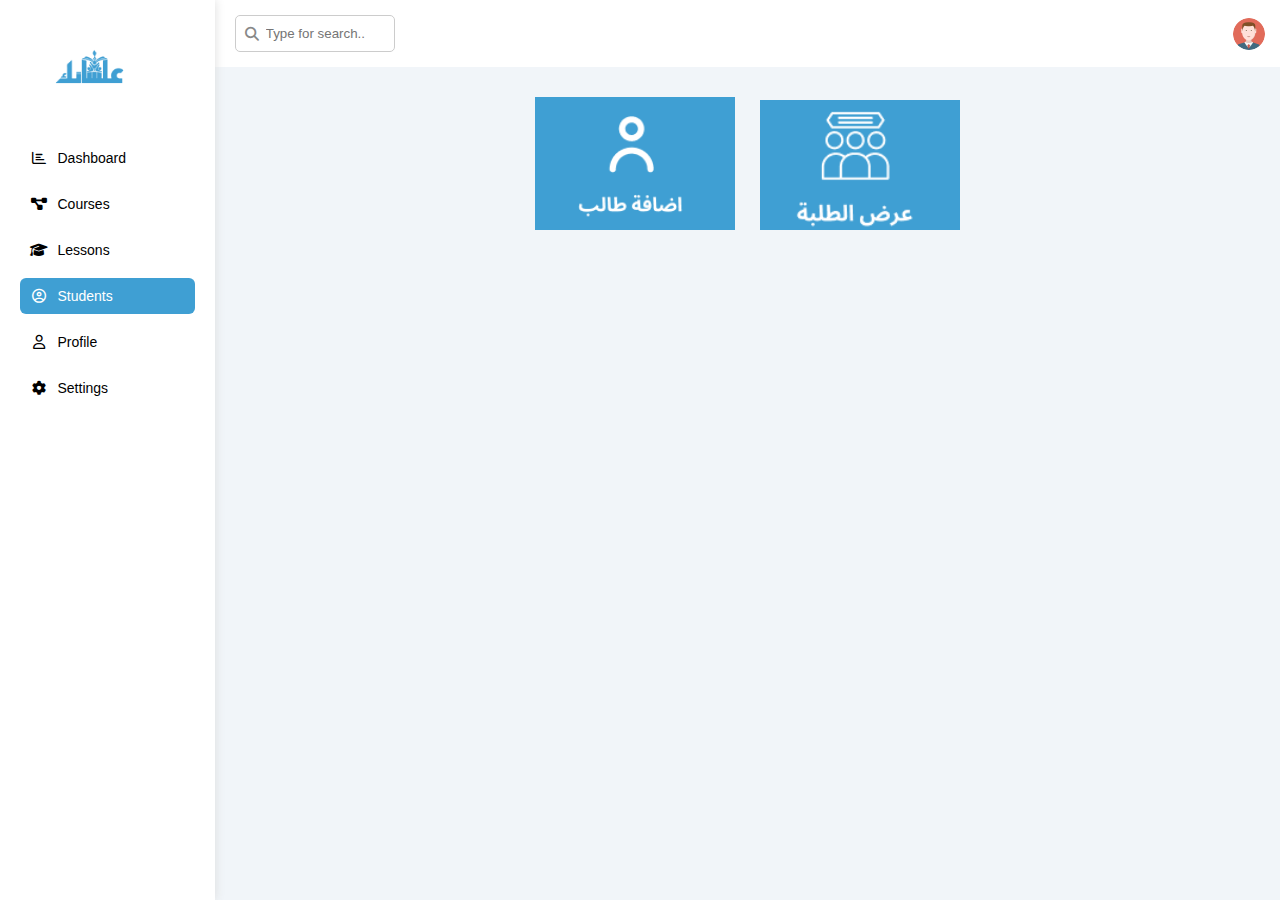
<file: login/Dashboard Design Rana/studnts.html>
<!DOCTYPE html>
<html lang="en">

    <head>
        <meta charset="UTF-8">
        <meta name="viewport" content="width=device-width, initial-scale=1.0">
        <title>Dashboard</title>
        <link rel="stylesheet" href="css/farmework.css">
        <link rel="stylesheet" href="css/master.css">
        <link rel="stylesheet" href="css/all.min.css">
        <link rel="preconnect" href="https://fonts.googleapis.com" />
        <link rel="preconnect" href="https://fonts.gstatic.com" crossorigin />
        <link
            href="https://fonts.googleapis.com/css2?family=Open+Sans:wght@300;500&display=swap"
            rel="stylesheet" />
        <script src="../../core/helpers/local_storage_helper.js" type="module"
            defer></script>
        <script type="module">
            import { LocalStorageHelper } from "../../../core/helpers/local_storage_helper.js";
            initSettingsPage();
            function initSettingsPage(){
                let teacherImage = document.images[1];
                var testImg= LocalStorageHelper.getItem('teacher').imageUrl.replace('http://51.68.175.80/','http://51.68.175.80/test/');
                teacherImage.src = testImg;
            }
        </script>
         <style>
            body {
                font-family: Arial, sans-serif;
                margin: 0;
                padding: 0;
                background-color: #f9f9f9;
            }
            .container {
                max-width: 800px;
                margin: 20px auto;
                background: #fff;
                padding: 20px;
                border-radius: 8px;
                box-shadow: 0 4px 6px rgba(0, 0, 0, 0.1);
                display: none;
            }
            h1 {
                text-align: center;
                color: #333;
            }
            .form-group {
                margin-bottom: 15px;
            }
            label {
                display: block;
                margin-bottom: 5px;
                color: #555;
            }
            input[type="text"], select {
                width: 100%;
                padding: 8px;
                border: 1px solid #ccc;
                border-radius: 4px;
            }
            .buttons {
                display: flex;
                gap: 10px;
                justify-content: center;
            }
            button {
                padding: 10px 20px;
                border: none;
                border-radius: 4px;
                cursor: pointer;
            }
            button.add {
                background-color: #28a745;
                color: white;
            }
            button.add:hover {
                background-color: #218838;
            }
            button.delete {
                background-color: #dc3545;
                color: white;
            }
            button.delete:hover {
                background-color: #c82333;
            }
            button.change {
                background-color: #007bff;
                color: white;
            }
            button.change:hover {
                background-color: #0056b3;
            }
            table {
                width: 100%;
                border-collapse: collapse;
                margin-top: 20px;
            }
            table, th, td {
                border: 1px solid #ddd;
            }
            th, td {
                text-align: left;
                padding: 8px;
            }
            th {
                background-color: #f2f2f2;
            }
            .image-container {
                text-align: center;
                margin: 20px;
            }
            .image-container img {
                width: 200px;
                height: auto;
                cursor: pointer;
                margin: 10px;
            }
            .image-container img:hover {
                opacity: 0.8;
            }
            .student-image {
                width: 50px;
                height: 50px;
                border-radius: 50%;
                object-fit: cover;
            }
        </style>
    </head>

    <body>
        <div class="page d-flex">
            
            <div class="sidebar bg-white p-20 p-relative">
                <img src="imgs/logo.png" alt="logo" width="100" class="logoimg">
                <ul>
                    <li>
                        <a class=" d-flex c-black align-center fs-14 rad-6 p-10"
                            href="index.html">
                            <i class="fa-regular fa-chart-bar fa-fw"></i>
                            <span>Dashboard</span>
                        </a>
                    </li>
                    <li>
                        <a class="d-flex c-black align-center fs-14 rad-6 p-10"
                            href="groups.html">
                            <i class="fa-solid fa-diagram-project fa-fw"></i>
                            <span>Courses</span>
                        </a>
                    </li>
                    <li>
                        <a class="d-flex c-black align-center fs-14 rad-6 p-10"
                            href="lessons.html">
                            <i class="fa-solid fa-graduation-cap fa-fw"></i>
                            <span>Lessons</span>
                        </a>
                    </li>
                    <li>
                        <a
                            class=" active d-flex c-black align-center fs-14 rad-6 p-10"
                            href="studnts.html">
                            <i class="fa-regular fa-circle-user fa-fw"></i>
                            <span>Students</span>
                        </a>
                    </li>
                    <li>
                        <a class="d-flex c-black align-center fs-14 rad-6 p-10"
                            href="profile.html">
                            <i class="fa-regular fa-user fa-fw"></i>
                            <span>Profile</span>
                        </a>
                    </li>
                    <li>
                        <a class="d-flex c-black align-center fs-14 rad-6 p-10"
                            href="settings.html">
                            <i class="fa-solid fa-gear fa-fw"></i>
                            <span>Settings</span>
                        </a>
                    </li>
            
                </ul>
            </div>

            <div class="content w-full">
                <!-- start Head -->
                <div class="head bg-white p-15 between-flex">
                    <div class="search p-relative">
                        <input type="search" placeholder="Type for search.."
                            class="p-10">
                    </div>
                    <div class="icons d-flex align-center">
                        <img src="imgs/avatar.png" alt class="rad-half">
                    </div>
                </div>
            <div class="image-container">
                <img src="./Resources/addstudent.PNG" alt="Add Student" onclick="showAddStudent()">
                <img src="./Resources/new.PNG" alt="View Students" onclick="showViewStudents()">
            </div>

            <!-- Add Student Form -->
            <div class="container" id="addStudentContainer">
                <h1>Add Student</h1>
                <form id="student-form" onsubmit="return addStudent(event)">
                    <div class="form-group">
                        <label for="student-name">Student Name:</label>
                        <input type="text" id="student-name" name="student-name" placeholder="Enter your name" required max="20">
                    </div>
                    <div class="form-group">
                        <label for="student-code">Student Code:</label>
                        <input type="text" id="student-code" name="student-code" placeholder="enter exactly 6 digits" required pattern="^\d{6}$" required >
                    </div>
                    <div class="form-group">
                        <label for="subject">Subject:</label>
                        <select id="subject" name="subject" required>
                            <option value="">Select a subject</option>
                            <option value="math">Math</option>
                            <option value="physics">Physics</option>
                            <option value="chemistry">Chemistry</option>
                            <option value="history">History</option>
                            <option value="english">English</option>
                            <option value="french">French</option>
                        </select>
                    </div>
                    <div class="form-group">
                        <label for="student-image">Student Image:</label>
                        <img src="./Resources/s.PNG" style="width: 50px;height: 50px;" id="student-picture" onclick="document.getElementById('fileInput').click()">
                        <input type="file" id="fileInput" accept="image/*" style="display: none;" onchange="updatePicturePreview(event)">
                    </div>
                    <div class="form-group">
                        <button type="submit" class="add">Add Student</button>
                    </div>
                </form>
            </div>

            <!-- View Students -->
            <div class="container" id="viewStudentsContainer">
                <h1>View Students</h1>
                <div id="studentList">
                    <!-- List of students -->
                </div>
            </div>

            <!--Student Info-->
            <div class="container" id="studentInfoContainer" style="display: none;">
                <h1>Student Info</h1>
                <table>
                    <thead>
                        <tr>
                            <th>Name</th>
                            <th>Code</th>
                            <th>Subject</th>
                            <th>Actions</th>
                        </tr>
                    </thead>
                    <tbody id="studentInfoTable">
                        <!-- Student Info details-->
                    </tbody>
                </table>
            </div>

        </div>
    </div>

    <script>
        var students = JSON.parse(localStorage.getItem('students')) || [];
        
        function saveStudentsToLocalStorage() {
            localStorage.setItem('students', JSON.stringify(students));
        }

        function generatePassword() {
            return Math.random().toString(36).slice(-8);
        }

        function updatePicturePreview(event) {
            var file = event.target.files[0];
            var reader = new FileReader();
            reader.onloadend = function () {
                document.getElementById('student-picture').src = reader.result;
            };
            if (file) {
                reader.readAsDataURL(file);
            }
        }

        function addStudent(event) {
            event.preventDefault();
            var name = document.getElementById('student-name').value.trim();
            var code = document.getElementById('student-code').value.trim();
            var subject = document.getElementById('subject').value;
            var picture = document.getElementById('student-picture').src;

            if (!name || !code || !subject || picture === './s.PNG') {
                alert('Please fill out all fields and select an image.');
                return;
            }

            if (students.some(student => student.code === code)) {
                alert("Student with this code already exists!");
                return;
            }

            students.push({ name, code, subject, picture });
            saveStudentsToLocalStorage();

            document.getElementById('student-name').value = '';
            document.getElementById('student-code').value = '';
            document.getElementById('subject').value = '';
            document.getElementById('student-picture').src = './s.PNG';
            document.getElementById('fileInput').value = '';

            displayStudents();
        }

        function displayStudents() {
            var studentList = document.getElementById('studentList');
            studentList.innerHTML = '';
            students.forEach(student => {
                var studentCard = document.createElement('div');
                studentCard.classList.add('student-card');
                studentCard.innerHTML = `
                    <img src="${student.picture}" alt="${student.name}" class="student-image">
                    <p><strong>${student.name}</strong></p>
                    <p>${student.code}</p>
                    <button onclick="showStudentInfo('${student.code}')">Show Info</button>
                `;
                studentList.appendChild(studentCard);
            });
        }

        function showAddStudent() {
            document.getElementById('addStudentContainer').style.display = 'block';
            document.getElementById('viewStudentsContainer').style.display = 'none';
        }

        function showViewStudents() {
            document.getElementById('addStudentContainer').style.display = 'none';
            document.getElementById('viewStudentsContainer').style.display = 'block';
            displayStudents();
        }

        function showStudentInfo(code) {
            var student = students.find(s => s.code === code);
            if (!student) return;

            document.getElementById('viewStudentsContainer').style.display = 'none';
            document.getElementById('studentInfoContainer').style.display = 'block';

            var studentInfoTable = document.getElementById('studentInfoTable');
            studentInfoTable.innerHTML = `
                <tr>
                    <td>${student.name}</td>
                    <td>${student.code}</td>
                    <td>${student.subject}</td>
                    <td>
                        <button class="delete" onclick="deleteStudent('${student.code}')">Delete</button>
                        <button class="change" onclick="changePassword()">Change Password</button>
                    </td>
                </tr>
            `;
        }

        function deleteStudent(code) {
            students = students.filter(student => student.code !== code);
            saveStudentsToLocalStorage();
            alert(`Student has been deleted.`);
            document.getElementById('studentInfoContainer').style.display = 'none';
            document.getElementById('viewStudentsContainer').style.display = 'block';
            displayStudents();
        }

        function changePassword() {
            alert('New Password: ' + generatePassword());
        }

        window.onload = function () {
            displayStudents();
        };
    </script>   
            </div>


           
        </body>

    </html>
</file>
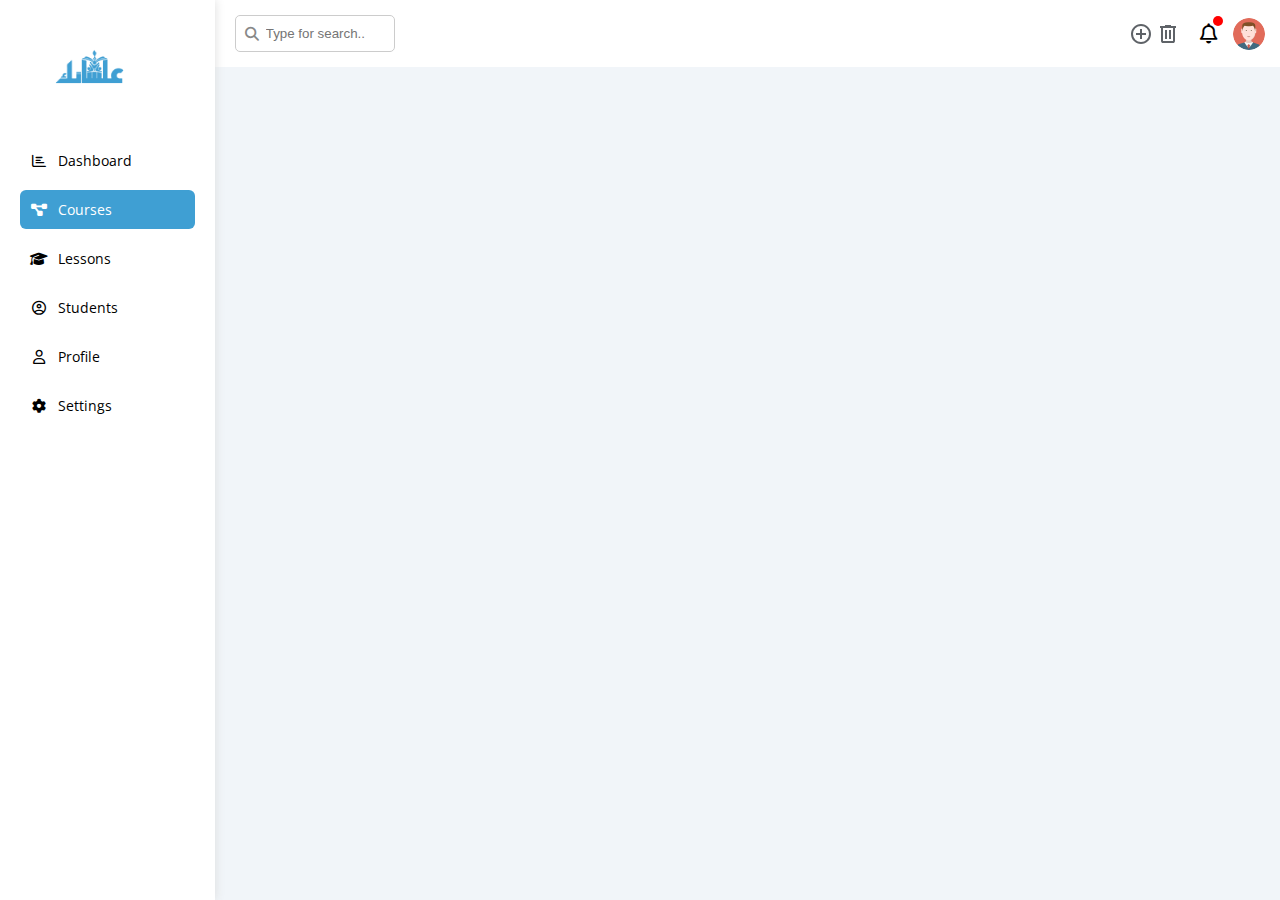
<file: login/Dashboard Design Rana/units.html>
<!DOCTYPE html>
<html lang="en">

    <head>
        <meta charset="UTF-8">
        <meta name="viewport" content="width=device-width, initial-scale=1.0">
        <title>Dashboard</title>
        <link rel="stylesheet" href="css/farmework.css">
        <link rel="stylesheet" href="css/master.css">
        <link rel="stylesheet" href="css/all.min.css">
        <link rel="preconnect" href="https://fonts.googleapis.com" />
        <link rel="preconnect" href="https://fonts.gstatic.com" crossorigin />
        <link
            href="https://fonts.googleapis.com/css2?family=Open+Sans:wght@300;500&display=swap"
            rel="stylesheet" />
        <link rel="stylesheet" href="./css/unitsPanel.css">
    </head>

    <body>
        <div class="page d-flex">
            <!-- sidebar -->
            <div class="sidebar bg-white p-20 p-relative">
                <!-- <h3 class="p-relative mt-0 txt-center">Ranona</h3> -->
                <img src="imgs/logo.png" alt="logo" width="100" class="logoimg">

                <ul>
                    <li>
                        <a class=" d-flex c-black align-center fs-14 rad-6 p-10"
                            href="index.html">
                            <i class="fa-regular fa-chart-bar fa-fw"></i>
                            <span>Dashboard</span>
                        </a>
                    </li>
                    <li>
                        <a
                            class="active d-flex c-black align-center fs-14 rad-6 p-10"
                            href="#">
                            <i class="fa-solid fa-diagram-project fa-fw"></i>
                            <span>Courses</span>
                        </a>
                    </li>
                    <li>
                        <a class="d-flex c-black align-center fs-14 rad-6 p-10"
                            href="lessons.html">
                            <i class="fa-solid fa-graduation-cap fa-fw"></i>
                            <span>Lessons</span>
                        </a>
                    </li>
                    <li>
                        <a class="d-flex c-black align-center fs-14 rad-6 p-10"
                            href="studnts.html">
                            <i class="fa-regular fa-circle-user fa-fw"></i>
                            <span>Students</span>
                        </a>
                    </li>
                    <li>
                        <a class="d-flex c-black align-center fs-14 rad-6 p-10"
                            href="profile.html">
                            <i class="fa-regular fa-user fa-fw"></i>
                            <span>Profile</span>
                        </a>
                    </li>
                    <li>
                        <a class="d-flex c-black align-center fs-14 rad-6 p-10"
                            href="setting.html">
                            <i class="fa-solid fa-gear fa-fw"></i>
                            <span>Settings</span>
                        </a>
                    </li>
                    <!-- <li>
                    <a class="d-flex c-black align-center fs-14 rad-6 p-10" href="index.html">
                        <i class="fa-regular fa-file fa-fw"></i>
                        <span>Files</span>
                    </a>
                </li>
                <li>
                    <a class="d-flex c-black align-center fs-14 rad-6 p-10" href="index.html">
                        <i class="fa-regular fa-credit-card fa-fw"></i>
                        <span>Plans</span>
                    </a>
                </li> -->
                </ul>
            </div>
            <div class="content w-full">
                <!-- start Head -->
                <div class="head bg-white p-15 between-flex">
                    <div class="search p-relative">
                        <input type="search" placeholder="Type for search.."
                            class="p-10">
                    </div>

                    <div class="icons d-flex align-center">
                        <div class="icons d-flex .d-flexd align-center">
                            <div class="unit-svg-icons">
                                <!-- Add Unit -->
                                <svg id="add-unit-icon"
                                    xmlns="http://www.w3.org/2000/svg"
                                    height="24px"
                                    viewBox="0 -960 960 960" width="30px"
                                    fill="#5f6368">
                                    <path
                                        d="M440-280h80v-160h160v-80H520v-160h-80v160H280v80h160v160Zm40 200q-83 0-156-31.5T197-197q-54-54-85.5-127T80-480q0-83 31.5-156T197-763q54-54 127-85.5T480-880q83 0 156 31.5T763-763q54 54 85.5 127T880-480q0 83-31.5 156T763-197q-54 54-127 85.5T480-80Zm0-80q134 0 227-93t93-227q0-134-93-227t-227-93q-134 0-227 93t-93 227q0 134 93 227t227 93Zm0-320Z" />
                                </svg>

                               
                                <!-- Delete Unit -->
                                <svg id="delete-unit-icon"
                                    xmlns="http://www.w3.org/2000/svg"
                                    height="24px"
                                    viewBox="0 -960 960 960" width="24px"
                                    fill="#5f6368">
                                    <path
                                        d="M280-120q-33 0-56.5-23.5T200-200v-520h-40v-80h200v-40h240v40h200v80h-40v520q0 33-23.5 56.5T680-120H280Zm400-600H280v520h400v-520ZM360-280h80v-360h-80v360Zm160 0h80v-360h-80v360ZM280-720v520-520Z" />
                                </svg>
                            </div>

                            <div class="unit-svg-icons-forms">
                                <!-- Add Unit Form -->
                                <div class="add-unit-form"
                                    id="add-unit-form-id">
                                    <form>
                                        <div>
                                            <label for="inputUnitName">Enter
                                            Coures Name</label>
                                            <input type="text"
                                                id="inputUnitName" required>
                                        </div>
                                        <div>
                                            <button type="button"
                                                id="add-unit-id">Add
                                                Course</button>
                                            <button type="button"
                                                id="cancel-add-unit-id">Cancel</button>
                                        </div>
                                    </form>
                                </div>

                                <!-- Delete Unit Form  -->
                                <div id="delete-unit-form">
                                    <form>
                                        <div>
                                            <label
                                                for="input-delete-unit-name">Are you sure you want to delete</label>
                                       
                                        </div>
                                        <div>
                                            <button id="delete-unit-button">
                                                Delete Course </button>
                                            <button
                                                id="cancel-delete-unit-id">Cancel</button>
                                        </div>
                                    </form>
                                </div>
                                <!-- Edit Unit Form -->
                            
                            </div>
                        </div>

                        <span class="notification p-relative">
                            <i class="fa-regular fa-bell fa-lg"></i>
                        </span>
                        <img src="imgs/avatar.png" alt class="rad-half">
                    </div>
                </div>
                <!-- SECTION  Wrtite your code down here -->
                <div class="unitsContainer" id="big-unit-container">
                </div>
            </div>
        </body>
        <script src="./scripts/unitsPanelScript.js" type="module" defer></script>
        <script src="../../core/helpers/CRUD.js" type="module"></script>
        <script src="../../core/helpers/local_storage_helper.js" type="module" defer></script>
    </html>
</file>
<file: login/Dashboard Design Rana/css/farmework.css>
:root {
  --blue-color: #0075ff;
  --blue-alt-color: #0d69d5;
  --orange-color: #f59e0b;
  --green-color: #22c55e;
  --red-color: #f44336;
  --grey-color: #888;
}
.d-flex {
  display: flex;
}
.d-flexd{
  flex-direction: row;
}
.f-wrap{
  flex-wrap: wrap;
}
.d-grid {
  display: grid;
}
.d-block{
  display: block;
}
.gap-20 {
  gap: 20px;
}
.gap-10{
gap: 10px;
}
.rad-10 {
  border-radius: 10px;
}
.b-none{
  border: none;
}
.between-flex {
  display: flex;
  justify-content: space-between;
  align-items: center;
}
.center-flex{
  display: flex;
  align-items: center;
  justify-content: center;
}
.space-between {
  justify-content: space-between;
}
.bg-red {
  background-color: var(--red-color);
}
.bg-green {
  background-color: var(--green-color);
}
.bg-blue {
  background-color: var(--blue-color);
}
.bg-orange {
  background-color: var(--orange-color);
}
.bg-white {
  background-color: white;
}
.bg-eee {
  background-color: #eee;
}
.c-black {
  color: black;
}
.c-orange{
  color: var(--orange-color);
}
.c-black {
  color: black;
}
.c-white {
  color: white;
}
.c-grey {
  color: var(--grey-color);
}
.c-red {
  color: var(--red-color);
}
.c-green {
  color: var(--green-color);
}
.c-blue {
  color: var(--blue-color);
}
.c-orange {
  color: var(--orange-color);
}
.c-white{
  color: white;
}
.p-5{
  padding: 5px;
}
.p-10 {
  padding: 10px;
}
.p-15 {
  padding: 15px;
}
.p-20 {
  padding: 20px;
}
.pl-15{
  padding-left: 15px;
}
.p-relative {
  position: relative;
}
.p-absolute{
  position: absolute;
}
.m-0 {
  margin: 0;
}
.m-20{
  margin: 20px;
}
.mt-0 {
  margin-top: 0;
}
.mt-5 {
  margin-top: 5px;
}
.mt-10{
  margin-top: 10px;
}
.mt-20{
  margin-top: 20px;
}
.mt-25{
  margin-top: 25px;
}
.mb-10{
  margin-bottom: 10px;
}
.mb-20{
  margin-bottom: 20px;
}
.pr-10{
  padding-right: 10px;
}
.mr-25{
  margin-right: 25px;
}
.mr-15{
  margin-right: 15px;
}
.txt-center {
  text-align: center;
}
.rad-6 {
  border-radius: 6px;
}
.rad-half{
  border-radius: 50%;
}
.fs-14 {
  font-size: 14px;
}
.fs-15{
  font-size: 15px;
}
.fs-13{
  font-size: 13px;
}
.fs-18{
  font-size: 18px;
}
.align-center {
  align-items: center;
}
.w-full {
  width: 100%;
}
.w-fit{
  width: fit-content;
}
@media (max-width: 767px) {
  .txt-c-mobile {
    text-align: center;
  }
  .block-mobile {
    display: block;
  }
  .hide-mobile {
    display: none;
  }
}
.btn-shape{
  padding: 4px 10px;
  border-radius: 6px;
}
.fw-bold{
  font-weight: bold;
}
.flex-grow-1{
  flex-grow: 1;
}
.h-full{
  height: 100%;
}
</file>
<file: login/Dashboard Design Rana/css/master.css>
:root {
  --blue-color: #0075ff;
  --blue-alt-color: #0d69d5;
  --orange-color: #f59e0b;
  --green-color: #22c55e;
  --red-color: #f44336;
  --grey-color: #888;
}
* {
  box-sizing: border-box;
}
*:focus {
  outline: none;
}
body {
  margin: 0;
  font-family: "Open Sans", sans-serif;
}
.w-full {
  width: 100%;
}
a {
  text-decoration: none;
}
ul {
  list-style: none;
  padding: 0;
}
.page {
  background-color: #f1f5f9;
  min-height: 100vh;
}
.sidebar {
  width: 250px;
  box-shadow: 0 0 10px #ddd;
}
.sidebar > h3 {
  margin-bottom: 50px;
}
.sidebar > h3::after,
.sidebar > h3::before {
  content: "";
  background-color: black;
  transform: translateX(-50%);
  left: 50%;
  position: absolute;
}
.sidebar > h3::before {
  width: 80px;
  height: 3px;
  bottom: -20px;
}
.sidebar > h3::after {
  width: 12px;
  height: 12px;
  border-radius: 50%;
  bottom: -28px;
  border: 4px solid #fff;
}
.sidebar ul li a {
  margin-bottom: 10px;
  transition: 0.3s;
}
.sidebar ul li a span {
  font-size: 14px;
  margin-left: 10px;
}
.sidebar ul li a:hover,
.sidebar ul li a.active {
  /* background-color: #f6f6f6; */
  background-color: #3f9fd3;
  color: white;
}
.page .sidebar .logoimg {
margin-left: 20px;
}
@media (max-width: 767px) {
  .sidebar {
    width: 100px;
    padding: 10px;
  }
  .sidebar > h3 {
    font-size: 13px;
    margin-bottom: 10px;
  }
  .sidebar ul li span {
    display: none;
  }
  .sidebar ul li i {
    padding-left: 20px;
    font-size: 16px;
  }
  .sidebar .logoimg {
    width: 50px;
    height: 50px;
    margin-left: 0;
    border-radius: 50%; 
    margin: 0 auto; 
    display: block;
  }
}
.content {
  overflow: hidden;
}
.head .search::before {
  content: "\f002";
  font-family: var(--fa-style-family-classic);
  font-weight: 900;
  position: absolute;
  left: 15px;
  top: 50%;
  transform: translateY(-50%);
  font-size: 14px;
  color: var(--grey-color);
}
.head .search input {
  border: 1px solid #ccc;
  border-radius: 5px;
  margin-left: 5px;
  padding-left: 30px;
  width: 160px;
  transition: width 0.3s;
}
.head .search input:focus {
  width: 200px;
}
.head .search input:focus::placeholder {
  color: transparent;
}
.head .icons .notification::before {
  content: "";
  position: absolute;
  width: 10px;
  height: 10px;
  border-radius: 50%;
  background-color: red;
  right: -5px;
  top: -7px;
}
.head .icons img {
  width: 32px;
  height: 32px;
  margin-left: 15px;
}
.page h1 {
  margin: 20px 20px 40px;
}
.page h1::before {
  content: "";
  position: absolute;
  background-color: white;
  width: 150px;
  height: 3px;
  bottom: -10px;
}
.page h1::after {
  content: "";
  position: absolute;
  background-color: black;
  width: 60px;
  height: 3px;
  left: 0;
  bottom: -10px;
}
.wrapper {
  grid-template-columns: repeat(auto-fill, minmax(450px, 1fr));
  margin-left: 20px;
  margin-right: 20px;
  margin-bottom: 20px;
}
/* @media (max-width: 767px) {
  .wrapper {
    grid-template-columns: minmax(200px, 1fr);
    margin-left: 10px;
    margin-right: 10px;
    gap: 10px;
  }
  .welcome .intro {
    padding-bottom: 30px;
  }
  .welcome .body > div {
    margin-top: 20px;
  }
  .tickets .box{
    width: 100%;
  }
  .news .first{
    display: block;
    text-align: center;
  }
} */
/* Start Welcome Widget */
.welcome {
  overflow: hidden;
}
.welcome .intro img {
  width: 200px;
  margin-bottom: -10px;
}
.welcome .avatar {
  width: 64px;
  height: 64px;
  border: 2px solid white;
  border-radius: 50%;
  padding: 2px;
  box-shadow: 0 0 5px #ddd;
  margin-left: 20px;
  margin-top: -32px;
}
.welcome .body {
  border-top: 1px solid #eee;
  border-bottom: 1px solid #eee;
}
.welcome .body > div {
  flex: 1;
}
.welcome .visit {
  margin: 0 15px 15px auto;
  transition: 0.3s;
}
.welcome .visit:hover,
.draft .save:hover {
  background-color: var(--blue-alt-color);
}
.draft input,
.draft textarea {
  border: none;
}
.draft textarea {
  resize: none;
  min-height: 180px;
}
.draft .save {
  margin-left: auto;
  cursor: pointer;
  transition: 0.3s;
}
.targets .target-row .icon {
  width: 80px;
  height: 80px;
  margin-right: 15px;
}
.targets .details {
  flex: 1;
}
.targets .progress {
  height: 4px;
}
.targets .details .progress > span {
  position: absolute;
  top: 0;
  left: 0;
  height: 100%;
}
.targets .details .progress > span span {
  position: absolute;
  bottom: 16px;
  right: -16px;
  color: white;
  padding: 2px 5px;
  border-radius: 6px;
  font-size: 13px;
}
.targets .details .progress > span span::after {
  content: "";
  border-color: transparent;
  border-width: 5px;
  border-style: solid;
  position: absolute;
  bottom: -10px;
  left: 50%;
  transform: translateX(-50%);
}
.targets .details .progress > .blue span::after {
  border-top-color: var(--blue-color);
}
.targets .details .progress > .orange span::after {
  border-top-color: var(--orange-color);
}
.targets .details .progress > .green span::after {
  border-top-color: var(--green-color);
}
.blue .icon,
.blue .progress {
  background-color: rgb(0 117 255 / 20%);
}
.orange .icon,
.orange .progress {
  background-color: rgb(245 158 11 / 20%);
}
.green .icon,
.green .progress {
  background-color: rgb(34 197 94 / 20%);
}
.tickets .box {
  border: 1px solid #d1cece;
  border-radius: 6px;
  width: calc(50% - 10px);
  /* padding: 20px 80px; */
  align-items: center;
}
.box .num {
  font-size: 25px;
}
.news .news-row img {
  width: 100px;
  border-radius: 10px;
  margin-right: 15px;
}
.news .info {
  flex-grow: 1;
}
.news .info p,
.news .label {
  font-size: 12px;
}
.news .info h3 {
  font-size: 16px;
  margin: 0 0 6px;
}
.news .news-row:not(:last-of-type) {
  padding-bottom: 20px;
  margin-bottom: 20px;
  border-bottom: 1px solid #ccc;
}
@media (max-width: 767px) {
  .wrapper {
    grid-template-columns: minmax(200px, 1fr);
    margin-left: 10px;
    margin-right: 10px;
    gap: 10px;
  }
  .welcome .intro {
    padding-bottom: 30px;
  }
  .welcome .body > div {
    margin-top: 20px;
  }
  .tickets .box {
    width: 100%;
  }
  .news .news-row {
    display: block;
    text-align: center;
  }
  .news .info {
    margin-bottom: 10px;
  }
}
.tasks .task-row:not(:last-of-type) {
  border-bottom: 1px solid #eee;
  margin-bottom: 20px;
}
.tasks .task-row .delete {
  transition: 0.3s;
}
.tasks .task-row .delete:hover {
  color: red;
}
.tasks .done {
  opacity: 0.3;
}
.tasks .done h3,
.tasks .done p {
  text-decoration: line-through;
}
.search .items {
  padding: 15px 0 20px;
}
.uploads ul li img {
  width: 40px;
  height: 40px;
}
.uploads ul li:not(:last-of-type) {
  border-bottom: 1px solid #eee;
  padding-bottom: 10px;
  margin-bottom: 10px;
}
.progress ul::before {
  content: "";
  position: absolute;
  left: 11px;
  height: 100%;
  width: 3px;
  background-color: var(--blue-color);
}
.progress ul li::before {
  content: "";
  width: 20px;
  height: 20px;
  display: block;
  border-radius: 50%;
  background-color: white;
  margin-right: 15px;
  border: 2px solid #fff;
  outline: 2px solid var(--blue-alt-color);
  z-index: 1;
}
.progress ul li.done::before {
  content: "";
  background-color: var(--blue-alt-color);
}
.progress ul li.current::before {
  content: "";
  animation: change-color 0.8s infinite alternate;
}
.progress .lunch {
  position: absolute;
  bottom: 0;
  right: 0;
  width: 200px;
  height: 200px;
  opacity: 0.2;
}
@keyframes change-color {
  from {
    background-color: white;
  }
  to {
    background-color: var(--blue-alt-color);
  }
}
.reminders ul li .key {
  width: 15px;
  height: 15px;
}
.reminders ul li > .blue {
  border-left: 2px solid var(--blue-color);
}
.reminders ul li > .green {
  border-left: 2px solid var(--green-color);
}
.reminders ul li > .orange {
  border-left: 2px solid var(--orange-color);
}
.reminders ul li > .red {
  border-left: 2px solid var(--red-color);
}
.post img {
  width: 60px;
  height: 60px;
  margin-right: 15px;
  border-radius: 50%;
}
.postContent {
  border-top: 2px solid #eee;
  border-bottom: 2px solid #eee;
}
.postContent p {
  line-height: 1.8;
  text-transform: capitalize;
  padding: 15px 0;
}
.Socialmedia .twitter .icon i {
  background-color: var(--blue-color);
  padding: 10px;
  margin-right: 15px;
}
.Socialmedia .facebook .icon i {
  background-color: var(--blue-alt-color);
  padding: 10px 15px 10px 16px;
  margin-right: 15px;
}
.Socialmedia .linkedin .icon i {
  background-color: var(--blue-alt-color);
  padding: 10px 15px 10px 16px;
  margin-right: 15px;
}
.Socialmedia .youtube .icon i {
  background-color: var(--red-color);
  padding: 10px 8px 10px 8px;
  margin-right: 15px;
}
.Socialmedia .twitter,
.Socialmedia .facebook,
.Socialmedia .linkedin {
  background-color: rgb(29 161 242 / 20%);
  padding: 0 15px 0 0;
  border-radius: 5px;
}
.Socialmedia .youtube {
  background-color: rgb(255 0 0 / 20%);
  padding: 0 15px 0 0;
  border-radius: 5px;
}
.Socialmedia .linkedin .icon i {
  background-color: #0077b5;
  padding: 10px 12px 10px 12px;
}
.Socialmedia .icon i {
  transition: 0.3s;
}
.Socialmedia .icon i:hover {
  transform: rotate(5deg);
}
.table .responsive-table {
  overflow-x: auto;
}
.table table {
  border-spacing: 0;
}
.table table thead tr {
  background-color: #eee;
}
.table table td,
.table table th {
  padding: 24px 20px;
  text-align: left;
}
.table table tr:hover {
  background-color: #f4f4f4;
}
.table table td {
  border: 1px solid #f6f0f0;
}
.table table img {
  width: 30px;
  height: 30px;
  border-radius: 50%;
  padding: 2px;
  background-color: white;
}
.table table img:not(:first-child) {
  margin-left: -20px;
}
@media (max-width: 767px) {
  .table .ResImg {
    padding: 24px 50px;
  }
}
/* Finish The Dashboard Page */
/* Start setting Page */
</file>
<file: login/Dashboard Design Rana/css/addlesson.css>
.container {
  background: #ffffff;
  padding: 2rem;
  border-radius: 8px;
  box-shadow: 0 4px 8px rgba(0, 0, 0, 0.1);
  margin-top: 25px;
}
h2 {
  margin-bottom: 1.5rem;
  color: #343a40;
}
.form-group label {
  font-weight: 600;
  color: #495057;
}
.form-control {
  border-radius: 5px;
}
.btn-success {
  font-weight: 600;
  padding: 0.5rem 1.5rem;
  border-radius: 5px;
  transition: all 0.3s;
}
.btn-success:hover {
  background-color: #218838;
  color: #fff;
}
.form-group div {
  display: flex;
  align-items: center;
  margin-bottom: 0.5rem;
}
.form-group div label {
  margin-left: 0.5rem;
}
.d-none {
  display: none;
}
</file>
<file: login/Dashboard Design Rana/css/groupsPanel.css>
/* general styles */
body{
    margin: 0;
    padding: 0;

}
/* .unitsContainer,  */
.sectionsContainer{
    display: flex;
    justify-content: center;
    flex-wrap: wrap;
    width: 100%;
}

.tabContainer {
    border: 1px solid black;
    width: 200px;
    height: 200px;
    background-color: rgba(0, 128, 255, 0.7);
    margin: 1%;
    border-radius: 20px;
    text-align: center;
    transition: transform 0.3s, box-shadow 0.3s;
}

.tabContainer:hover {
    transform: scale(1.05);
    box-shadow: 0 5px 15px rgba(0, 0, 0, 0.3);
}

.tabImage {
    width: 100%;
    height: 75%;
    display: flex;
    justify-content: center;
    align-items: center;
}

.tabImage>img {
    max-width: 80%;
    max-height: 80%;
}

.tabText h2 {
    margin-top: 10px;
}
#edit-section-form,
#delete-section-form,
.add-section-form {
    position: absolute;
    background-color: #fff;
    border: 1px solid #ddd;
    border-radius: 8px;
    padding: 20px;
    width: 300px;
    box-shadow: 0px 4px 6px rgba(0, 0, 0, 0.1);
    display: none;
    top: 50px;
    right: 0;
    z-index: 1000;

}

#edit-section-form label,
#delete-section-form label,
.add-section-form label {
    display: block;
    margin-bottom: 8px;
    font-weight: bold;
    color: #333;
}
#edit-section-form input[type="text"],
#edit-section-form input[type="color"],
#edit-section-form input[type="file"],
#delete-section-form input[type="text"],
.add-section-form input[type="text"],
.add-section-form input[type="color"],
.add-section-form input[type="file"]
{
    width: 95%;
    padding: 8px;
    margin-bottom: 16px;
    border: 1px solid #ccc;
    border-radius: 4px;
}

#edit-section-form button,
#delete-section-form button,
.add-section-form button  
{
    padding: 10px 20px;
    border: none;
    border-radius: 4px;
    cursor: pointer;
    font-weight: bold;
    font-size: 14px;
}

#add-section-id {
    background-color: #4CAF50;
    color: white;
    margin-right: 10px;
}
#edit-section-button-id {
    background-color: #3c97bf;
    color: white;
    margin-right: 10px;
}

#cancel-edit-section-id,
#cancel-delete-section-id,
#cancel-add-section-id {
    background-color: rgba(128, 128, 128, 0.678);
    color: white;
}

#delete-section-button{
    background-color: #f44336;
    color: white;
    margin-right: 10px;
}

#add-section{
    background-color: green;
}

#delete-section{
    background-color: red;
}

.section-svg-icons{
    display: flex;
    flex-direction: row;
    margin: 0 20px;
}

.section-svg-icons-forms{
    display: flex;
    float: right;
}

svg {
    border-radius: 3px;
    border:none;
    transition: background-color 0.2s ease;
    z-index: 10;
}

.section-svg-container{
    display: flex;
    justify-content: space-between;
    width: 20px;
    position: fixed;
    top: 0;
    left: 0;
    width: 100%;
    padding: 10px;
    margin-top: 135px;
}

.group-container{
    display: flex;
}

#add-section-icon:hover {
    fill: white;
    background-color: green;
    border-radius: 50%;
    width: 30px;
    height: 30px;
}
#delete-section-icon:hover {
    fill: white;
    background-color: red;
    border-radius: 50%;
    width: 30px;
    height: 30px;
}
#edit-section-icon:hover {
    fill: white;
    background-color: #3c97bf;
    border-radius: 50%;
    width: 30px;
    height: 30px;
}
</file>
<file: login/Dashboard Design Rana/css/lessons.css>
.container {
  width: 100%;
  max-width: 1200px;
  background: #fff;
  padding: 25px;
  border-radius: 8px;
  box-shadow: 0 4px 6px rgba(0, 0, 0, 0.1);
  display: flex;
  flex-direction: column;
  align-items: center;
  margin: 30px;
}
h2 {
  font-size: 25px;
  font-weight: bold;
}

#sessions-table {
  width: 100%;
  border-collapse: collapse;
  margin-top: 20px;
}

#sessions-table th,
#sessions-table td {
  padding: 12px;
  text-align: center;
  border-bottom: 1px solid #ddd;
}

#sessions-table th {
  background-color: #f2f2f2;
  color: #333;
  font-weight: bold;
  text-transform: uppercase;
}

#sessions-table td {
  background-color: #fff;
  color: #555;
}

#sessions-table tr:hover {
  background-color: #f9f9f9;
}

.custom-icon {
  font-size: 20px;
  color: #555;
  cursor: pointer;
  margin: 0 5px;
  transition: color 0.3s, transform 0.3s;
}

.edit-session {
  color: #4caf50;
}

.delete-session {
  color: #f44336;
}

.custom-icon:hover {
  color: #000;
  transform: scale(1.2);
}

.custom-icon:active {
  transform: scale(1);
  opacity: 0.8;
}

.modal-overlay {
  position: fixed;
  top: 0;
  left: 0;
  width: 100%;
  height: 100%;
  background: rgba(0, 0, 0, 0.5);
  display: flex;
  justify-content: center;
  align-items: center;
  z-index: 1000;
}

.modal {
  background: white;
  padding: 20px;
  border-radius: 8px;
  width: 400px;
  box-shadow: 0 4px 6px rgba(0, 0, 0, 0.1);
}

.modal h3 {
  margin: 0 0 15px;
}

.modal-actions {
  display: flex;
  justify-content: space-between;
  margin-top: 20px;
}

.modal-actions button {
  padding: 10px 15px;
  border: none;
  border-radius: 4px;
  cursor: pointer;
}

#save-session {
  background-color: #4caf50;
  color: white;
}

#cancel-session {
  background-color: #f44336;
  color: white;
}
#add-session-btn {
  background-color: #3f9fd3;
  color: #fff;
  border: none;
  border-radius: 5px;
  padding: 10px;
  font-size: 16px;
  cursor: pointer;
  box-shadow: 0 4px 6px rgba(0, 0, 0, 0.1);
  transition: background-color 0.3s ease, transform 0.2s ease;
  margin-left: 10px;
}

#add-session-btn:hover {
  background-color: #3f9fd3;
  transform: scale(1.05);
}

#add-session-btn:active {
  background-color: #3f9fd3;
  transform: scale(0.95);
}

.modal-overlay {
  position: fixed;
  top: 0;
  left: 0;
  width: 100%;
  height: 100%;
  background: rgba(0, 0, 0, 0.5);
  display: flex;
  justify-content: center;
  align-items: center;
  z-index: 1000;
}

.modal {
  background: #fff;
  border-radius: 8px;
  padding: 20px;
  width: 400px;
  box-shadow: 0 4px 10px rgba(0, 0, 0, 0.2);
  position: relative;
}

.modal h3 {
  margin-top: 0;
  font-size: 1.5em;
  color: #333;
}

#edit-session-form label {
  display: block;
  margin-bottom: 8px;
  font-weight: bold;
  color: #555;
}

#edit-session-form input {
  width: 100%;
  padding: 8px;
  margin-bottom: 15px;
  border: 1px solid #ddd;
  border-radius: 4px;
  font-size: 14px;
}

.modal-actions {
  display: flex;
  justify-content: space-between;
  gap: 10px;
}

.modal-actions button {
  padding: 10px 15px;
  border: none;
  border-radius: 4px;
  font-size: 16px;
  cursor: pointer;
  transition: background-color 0.3s ease;
}

.modal-actions #save-session,
#confirm-delete {
  background-color: #28a745;
  color: white;
}

.modal-actions #save-session:hover,
#confirm-delete:hover {
  background-color: #218838;
}

.modal-actions #cancel-session,
#cancel-delete {
  background-color: #dc3545;
  color: white;
}

.modal-actions #cancel-session:hover,
#cancel-delete:hover {
  background-color: #c82333;
}

.modal .close-modal {
  position: absolute;
  top: 10px;
  right: 10px;
  background: none;
  border: none;
  font-size: 1.2em;
  cursor: pointer;
  color: #333;
}
</file>
<file: login/Dashboard Design Rana/css/profile.css>
.edit-profile-container {
    text-align: center;
    background-color: #fff;
    display: flex;
    flex-direction: column;
    align-items: center;
    justify-content: space-evenly;
    padding: 5px;
    width: 100%;
    height: 100%;
    max-width: 400px;
    padding: 20px;
    box-shadow: 0 4px 6px rgba(0, 0, 0, 0.1);
    border-radius: 10px;
}

.profile-image {
    width: 120px;
    height: 120px;
    border-radius: 50%;
    margin-bottom: 20px;
    object-fit: cover;
    border: 3px solid #ccc;
    transition: blue 0.3s;
}

.profile-image:hover {
    border-color: #007bff;
}

.form-input {
    width: 80%;
    padding: 10px;
    margin:10px;
    border: 1px solid #ccc;
    border-radius: 5px;
    font-size: 16px;
    transition: blue 0.3s;
}

.form-input:focus {
    outline: none;
    border-color: #007bff;
}

.save-button {
    width: 100%;
    padding: 10px;
    background: #007bff;
    color: white;
    border: none;
    border-radius: 5px;
    font-size: 16px;
    cursor: pointer;
    transition: background-color 0.3s;
}

.save-button:hover {
    background-color: #0056b3;
}
</file>
<file: login/Dashboard Design Rana/css/unitsPanel.css>
/* general styles */
body {
    margin: 0;
    padding: 0;

}

/* .unitsContainer,  */
.unitsContainer {
    display: flex;
    justify-content: center;
    flex-wrap: wrap;
    width: 100%;
}

.tabContainer {
    border: 1px solid black;
    width: 200px;
    height: 200px;
    background-color: rgba(0, 128, 255, 0.7);
    margin: 1%;
    border-radius: 20px;
    text-align: center;
    transition: transform 0.3s, box-shadow 0.3s;
}

.tabContainer:hover {
    transform: scale(1.05);
    box-shadow: 0 5px 15px rgba(0, 0, 0, 0.3);
}

.tabImage {
    width: 100%;
    height: 75%;
    display: flex;
    justify-content: center;
    align-items: center;
}

.tabImage>img {
    max-width: 80%;
    max-height: 80%;
}

.tabText h2 {
    margin-top: 10px;
}

#edit-unit-form,
#delete-unit-form,
.add-unit-form {
    position: absolute;
    background-color: #fff;
    border: 1px solid #ddd;
    border-radius: 8px;
    padding: 20px;
    width: 300px;
    box-shadow: 0px 4px 6px rgba(0, 0, 0, 0.1);
    display: none;
    top: 50px;
    right: 0;
    z-index: 1000;

}

#edit-unit-form label,
#delete-unit-form label,
.add-unit-form label {
    display: block;
    margin-bottom: 8px;
    font-weight: bold;
    color: #333;
}

#edit-unit-form input[type="text"],
#edit-unit-form input[type="color"],
#edit-unit-form input[type="file"],
#delete-unit-form input[type="text"],
.add-unit-form input[type="text"],
.add-unit-form input[type="color"],
.add-unit-form input[type="file"] {
    width: 95%;
    padding: 8px;
    margin-bottom: 16px;
    border: 1px solid #ccc;
    border-radius: 4px;
}

#edit-unit-form button,
#delete-unit-form button,
.add-unit-form button {
    padding: 10px 20px;
    border: none;
    border-radius: 4px;
    cursor: pointer;
    font-weight: bold;
    font-size: 14px;
}

#add-unit-id {
    background-color: #4CAF50;
    color: white;
    margin-right: 10px;
}

#edit-unit-button-id {
    background-color: #3c97bf;
    color: white;
    margin-right: 10px;
}

#cancel-edit-unit-id,
#cancel-delete-unit-id,
#cancel-add-unit-id {
    background-color: rgba(128, 128, 128, 0.678);
    color: white;
}

#delete-unit-button {
    background-color: #f44336;
    color: white;
    margin-right: 10px;
}

#add-unit {
    background-color: green;
}

#delete-unit {
    background-color: red;
}

.unit-svg-icons {
    display: flex;
    flex-direction: row;
    margin: 0 20px;
}

.unit-svg-icons-forms {
    display: flex;
    float: right;
}

svg {
    border-radius: 3px;
    border: none;
    transition: background-color 0.2s ease;
    z-index: 10;
}

.unit-svg-container {
    display: flex;
    justify-content: space-between;
    width: 20px;
    position: fixed;
    top: 0;
    left: 0;
    width: 100%;
    padding: 10px;
    margin-top: 135px;
}

.group-container {
    display: flex;
}

#add-unit-icon:hover {
    fill: white;
    background-color: green;
    border-radius: 50%;
    width: 30px;
    height: 30px;
}

#delete-unit-icon:hover {
    fill: white;
    background-color: red;
    border-radius: 50%;
    width: 30px;
    height: 30px;
}

#edit-unit-icon:hover {
    fill: white;
    background-color: #3c97bf;
    border-radius: 50%;
    width: 30px;
    height: 30px;
}
</file>
<file: login/Dashboard Design Rana/css/all.min.css>
/*
 * Font Awesome Free 6.2.0 by @fontawesome - https://fontawesome.com
 * License - https://fontawesome.com/license/free (Icons: CC BY 4.0, Fonts: SIL OFL 1.1, Code: MIT License)
 * Copyright 2022 Fonticons, Inc.
 */

 .fa{font-family:var(--fa-style-family,"Font Awesome 6 Free");font-weight:var(--fa-style,900)}.fa,.fa-brands,.fa-classic,.fa-regular,.fa-sharp,.fa-solid,.fab,.far,.fas{-moz-osx-font-smoothing:grayscale;-webkit-font-smoothing:antialiased;display:var(--fa-display,inline-block);font-style:normal;font-variant:normal;line-height:1;text-rendering:auto}.fa-classic,.fa-regular,.fa-solid,.far,.fas{font-family:"Font Awesome 6 Free"}.fa-brands,.fab{font-family:"Font Awesome 6 Brands"}.fa-1x{font-size:1em}.fa-2x{font-size:2em}.fa-3x{font-size:3em}.fa-4x{font-size:4em}.fa-5x{font-size:5em}.fa-6x{font-size:6em}.fa-7x{font-size:7em}.fa-8x{font-size:8em}.fa-9x{font-size:9em}.fa-10x{font-size:10em}.fa-2xs{font-size:.625em;line-height:.1em;vertical-align:.225em}.fa-xs{font-size:.75em;line-height:.08333em;vertical-align:.125em}.fa-sm{font-size:.875em;line-height:.07143em;vertical-align:.05357em}.fa-lg{font-size:1.25em;line-height:.05em;vertical-align:-.075em}.fa-xl{font-size:1.5em;line-height:.04167em;vertical-align:-.125em}.fa-2xl{font-size:2em;line-height:.03125em;vertical-align:-.1875em}.fa-fw{text-align:center;width:1.25em}.fa-ul{list-style-type:none;margin-left:var(--fa-li-margin,2.5em);padding-left:0}.fa-ul>li{position:relative}.fa-li{left:calc(var(--fa-li-width, 2em)*-1);position:absolute;text-align:center;width:var(--fa-li-width,2em);line-height:inherit}.fa-border{border-radius:var(--fa-border-radius,.1em);border:var(--fa-border-width,.08em) var(--fa-border-style,solid) var(--fa-border-color,#eee);padding:var(--fa-border-padding,.2em .25em .15em)}.fa-pull-left{float:left;margin-right:var(--fa-pull-margin,.3em)}.fa-pull-right{float:right;margin-left:var(--fa-pull-margin,.3em)}.fa-beat{-webkit-animation-name:fa-beat;animation-name:fa-beat;-webkit-animation-delay:var(--fa-animation-delay,0s);animation-delay:var(--fa-animation-delay,0s);-webkit-animation-direction:var(--fa-animation-direction,normal);animation-direction:var(--fa-animation-direction,normal);-webkit-animation-duration:var(--fa-animation-duration,1s);animation-duration:var(--fa-animation-duration,1s);-webkit-animation-iteration-count:var(--fa-animation-iteration-count,infinite);animation-iteration-count:var(--fa-animation-iteration-count,infinite);-webkit-animation-timing-function:var(--fa-animation-timing,ease-in-out);animation-timing-function:var(--fa-animation-timing,ease-in-out)}.fa-bounce{-webkit-animation-name:fa-bounce;animation-name:fa-bounce;-webkit-animation-delay:var(--fa-animation-delay,0s);animation-delay:var(--fa-animation-delay,0s);-webkit-animation-direction:var(--fa-animation-direction,normal);animation-direction:var(--fa-animation-direction,normal);-webkit-animation-duration:var(--fa-animation-duration,1s);animation-duration:var(--fa-animation-duration,1s);-webkit-animation-iteration-count:var(--fa-animation-iteration-count,infinite);animation-iteration-count:var(--fa-animation-iteration-count,infinite);-webkit-animation-timing-function:var(--fa-animation-timing,cubic-bezier(.28,.84,.42,1));animation-timing-function:var(--fa-animation-timing,cubic-bezier(.28,.84,.42,1))}.fa-fade{-webkit-animation-name:fa-fade;animation-name:fa-fade;-webkit-animation-iteration-count:var(--fa-animation-iteration-count,infinite);animation-iteration-count:var(--fa-animation-iteration-count,infinite);-webkit-animation-timing-function:var(--fa-animation-timing,cubic-bezier(.4,0,.6,1));animation-timing-function:var(--fa-animation-timing,cubic-bezier(.4,0,.6,1))}.fa-beat-fade,.fa-fade{-webkit-animation-delay:var(--fa-animation-delay,0s);animation-delay:var(--fa-animation-delay,0s);-webkit-animation-direction:var(--fa-animation-direction,normal);animation-direction:var(--fa-animation-direction,normal);-webkit-animation-duration:var(--fa-animation-duration,1s);animation-duration:var(--fa-animation-duration,1s)}.fa-beat-fade{-webkit-animation-name:fa-beat-fade;animation-name:fa-beat-fade;-webkit-animation-iteration-count:var(--fa-animation-iteration-count,infinite);animation-iteration-count:var(--fa-animation-iteration-count,infinite);-webkit-animation-timing-function:var(--fa-animation-timing,cubic-bezier(.4,0,.6,1));animation-timing-function:var(--fa-animation-timing,cubic-bezier(.4,0,.6,1))}.fa-flip{-webkit-animation-name:fa-flip;animation-name:fa-flip;-webkit-animation-delay:var(--fa-animation-delay,0s);animation-delay:var(--fa-animation-delay,0s);-webkit-animation-direction:var(--fa-animation-direction,normal);animation-direction:var(--fa-animation-direction,normal);-webkit-animation-duration:var(--fa-animation-duration,1s);animation-duration:var(--fa-animation-duration,1s);-webkit-animation-iteration-count:var(--fa-animation-iteration-count,infinite);animation-iteration-count:var(--fa-animation-iteration-count,infinite);-webkit-animation-timing-function:var(--fa-animation-timing,ease-in-out);animation-timing-function:var(--fa-animation-timing,ease-in-out)}.fa-shake{-webkit-animation-name:fa-shake;animation-name:fa-shake;-webkit-animation-duration:var(--fa-animation-duration,1s);animation-duration:var(--fa-animation-duration,1s);-webkit-animation-iteration-count:var(--fa-animation-iteration-count,infinite);animation-iteration-count:var(--fa-animation-iteration-count,infinite);-webkit-animation-timing-function:var(--fa-animation-timing,linear);animation-timing-function:var(--fa-animation-timing,linear)}.fa-shake,.fa-spin{-webkit-animation-delay:var(--fa-animation-delay,0s);animation-delay:var(--fa-animation-delay,0s);-webkit-animation-direction:var(--fa-animation-direction,normal);animation-direction:var(--fa-animation-direction,normal)}.fa-spin{-webkit-animation-name:fa-spin;animation-name:fa-spin;-webkit-animation-duration:var(--fa-animation-duration,2s);animation-duration:var(--fa-animation-duration,2s);-webkit-animation-iteration-count:var(--fa-animation-iteration-count,infinite);animation-iteration-count:var(--fa-animation-iteration-count,infinite);-webkit-animation-timing-function:var(--fa-animation-timing,linear);animation-timing-function:var(--fa-animation-timing,linear)}.fa-spin-reverse{--fa-animation-direction:reverse}.fa-pulse,.fa-spin-pulse{-webkit-animation-name:fa-spin;animation-name:fa-spin;-webkit-animation-direction:var(--fa-animation-direction,normal);animation-direction:var(--fa-animation-direction,normal);-webkit-animation-duration:var(--fa-animation-duration,1s);animation-duration:var(--fa-animation-duration,1s);-webkit-animation-iteration-count:var(--fa-animation-iteration-count,infinite);animation-iteration-count:var(--fa-animation-iteration-count,infinite);-webkit-animation-timing-function:var(--fa-animation-timing,steps(8));animation-timing-function:var(--fa-animation-timing,steps(8))}@media (prefers-reduced-motion:reduce){.fa-beat,.fa-beat-fade,.fa-bounce,.fa-fade,.fa-flip,.fa-pulse,.fa-shake,.fa-spin,.fa-spin-pulse{-webkit-animation-delay:-1ms;animation-delay:-1ms;-webkit-animation-duration:1ms;animation-duration:1ms;-webkit-animation-iteration-count:1;animation-iteration-count:1;transition-delay:0s;transition-duration:0s}}@-webkit-keyframes fa-beat{0%,90%{-webkit-transform:scale(1);transform:scale(1)}45%{-webkit-transform:scale(var(--fa-beat-scale,1.25));transform:scale(var(--fa-beat-scale,1.25))}}@keyframes fa-beat{0%,90%{-webkit-transform:scale(1);transform:scale(1)}45%{-webkit-transform:scale(var(--fa-beat-scale,1.25));transform:scale(var(--fa-beat-scale,1.25))}}@-webkit-keyframes fa-bounce{0%{-webkit-transform:scale(1) translateY(0);transform:scale(1) translateY(0)}10%{-webkit-transform:scale(var(--fa-bounce-start-scale-x,1.1),var(--fa-bounce-start-scale-y,.9)) translateY(0);transform:scale(var(--fa-bounce-start-scale-x,1.1),var(--fa-bounce-start-scale-y,.9)) translateY(0)}30%{-webkit-transform:scale(var(--fa-bounce-jump-scale-x,.9),var(--fa-bounce-jump-scale-y,1.1)) translateY(var(--fa-bounce-height,-.5em));transform:scale(var(--fa-bounce-jump-scale-x,.9),var(--fa-bounce-jump-scale-y,1.1)) translateY(var(--fa-bounce-height,-.5em))}50%{-webkit-transform:scale(var(--fa-bounce-land-scale-x,1.05),var(--fa-bounce-land-scale-y,.95)) translateY(0);transform:scale(var(--fa-bounce-land-scale-x,1.05),var(--fa-bounce-land-scale-y,.95)) translateY(0)}57%{-webkit-transform:scale(1) translateY(var(--fa-bounce-rebound,-.125em));transform:scale(1) translateY(var(--fa-bounce-rebound,-.125em))}64%{-webkit-transform:scale(1) translateY(0);transform:scale(1) translateY(0)}to{-webkit-transform:scale(1) translateY(0);transform:scale(1) translateY(0)}}@keyframes fa-bounce{0%{-webkit-transform:scale(1) translateY(0);transform:scale(1) translateY(0)}10%{-webkit-transform:scale(var(--fa-bounce-start-scale-x,1.1),var(--fa-bounce-start-scale-y,.9)) translateY(0);transform:scale(var(--fa-bounce-start-scale-x,1.1),var(--fa-bounce-start-scale-y,.9)) translateY(0)}30%{-webkit-transform:scale(var(--fa-bounce-jump-scale-x,.9),var(--fa-bounce-jump-scale-y,1.1)) translateY(var(--fa-bounce-height,-.5em));transform:scale(var(--fa-bounce-jump-scale-x,.9),var(--fa-bounce-jump-scale-y,1.1)) translateY(var(--fa-bounce-height,-.5em))}50%{-webkit-transform:scale(var(--fa-bounce-land-scale-x,1.05),var(--fa-bounce-land-scale-y,.95)) translateY(0);transform:scale(var(--fa-bounce-land-scale-x,1.05),var(--fa-bounce-land-scale-y,.95)) translateY(0)}57%{-webkit-transform:scale(1) translateY(var(--fa-bounce-rebound,-.125em));transform:scale(1) translateY(var(--fa-bounce-rebound,-.125em))}64%{-webkit-transform:scale(1) translateY(0);transform:scale(1) translateY(0)}to{-webkit-transform:scale(1) translateY(0);transform:scale(1) translateY(0)}}@-webkit-keyframes fa-fade{50%{opacity:var(--fa-fade-opacity,.4)}}@keyframes fa-fade{50%{opacity:var(--fa-fade-opacity,.4)}}@-webkit-keyframes fa-beat-fade{0%,to{opacity:var(--fa-beat-fade-opacity,.4);-webkit-transform:scale(1);transform:scale(1)}50%{opacity:1;-webkit-transform:scale(var(--fa-beat-fade-scale,1.125));transform:scale(var(--fa-beat-fade-scale,1.125))}}@keyframes fa-beat-fade{0%,to{opacity:var(--fa-beat-fade-opacity,.4);-webkit-transform:scale(1);transform:scale(1)}50%{opacity:1;-webkit-transform:scale(var(--fa-beat-fade-scale,1.125));transform:scale(var(--fa-beat-fade-scale,1.125))}}@-webkit-keyframes fa-flip{50%{-webkit-transform:rotate3d(var(--fa-flip-x,0),var(--fa-flip-y,1),var(--fa-flip-z,0),var(--fa-flip-angle,-180deg));transform:rotate3d(var(--fa-flip-x,0),var(--fa-flip-y,1),var(--fa-flip-z,0),var(--fa-flip-angle,-180deg))}}@keyframes fa-flip{50%{-webkit-transform:rotate3d(var(--fa-flip-x,0),var(--fa-flip-y,1),var(--fa-flip-z,0),var(--fa-flip-angle,-180deg));transform:rotate3d(var(--fa-flip-x,0),var(--fa-flip-y,1),var(--fa-flip-z,0),var(--fa-flip-angle,-180deg))}}@-webkit-keyframes fa-shake{0%{-webkit-transform:rotate(-15deg);transform:rotate(-15deg)}4%{-webkit-transform:rotate(15deg);transform:rotate(15deg)}8%,24%{-webkit-transform:rotate(-18deg);transform:rotate(-18deg)}12%,28%{-webkit-transform:rotate(18deg);transform:rotate(18deg)}16%{-webkit-transform:rotate(-22deg);transform:rotate(-22deg)}20%{-webkit-transform:rotate(22deg);transform:rotate(22deg)}32%{-webkit-transform:rotate(-12deg);transform:rotate(-12deg)}36%{-webkit-transform:rotate(12deg);transform:rotate(12deg)}40%,to{-webkit-transform:rotate(0deg);transform:rotate(0deg)}}@keyframes fa-shake{0%{-webkit-transform:rotate(-15deg);transform:rotate(-15deg)}4%{-webkit-transform:rotate(15deg);transform:rotate(15deg)}8%,24%{-webkit-transform:rotate(-18deg);transform:rotate(-18deg)}12%,28%{-webkit-transform:rotate(18deg);transform:rotate(18deg)}16%{-webkit-transform:rotate(-22deg);transform:rotate(-22deg)}20%{-webkit-transform:rotate(22deg);transform:rotate(22deg)}32%{-webkit-transform:rotate(-12deg);transform:rotate(-12deg)}36%{-webkit-transform:rotate(12deg);transform:rotate(12deg)}40%,to{-webkit-transform:rotate(0deg);transform:rotate(0deg)}}@-webkit-keyframes fa-spin{0%{-webkit-transform:rotate(0deg);transform:rotate(0deg)}to{-webkit-transform:rotate(1turn);transform:rotate(1turn)}}@keyframes fa-spin{0%{-webkit-transform:rotate(0deg);transform:rotate(0deg)}to{-webkit-transform:rotate(1turn);transform:rotate(1turn)}}.fa-rotate-90{-webkit-transform:rotate(90deg);transform:rotate(90deg)}.fa-rotate-180{-webkit-transform:rotate(180deg);transform:rotate(180deg)}.fa-rotate-270{-webkit-transform:rotate(270deg);transform:rotate(270deg)}.fa-flip-horizontal{-webkit-transform:scaleX(-1);transform:scaleX(-1)}.fa-flip-vertical{-webkit-transform:scaleY(-1);transform:scaleY(-1)}.fa-flip-both,.fa-flip-horizontal.fa-flip-vertical{-webkit-transform:scale(-1);transform:scale(-1)}.fa-rotate-by{-webkit-transform:rotate(var(--fa-rotate-angle,none));transform:rotate(var(--fa-rotate-angle,none))}.fa-stack{display:inline-block;height:2em;line-height:2em;position:relative;vertical-align:middle;width:2.5em}.fa-stack-1x,.fa-stack-2x{left:0;position:absolute;text-align:center;width:100%;z-index:var(--fa-stack-z-index,auto)}.fa-stack-1x{line-height:inherit}.fa-stack-2x{font-size:2em}.fa-inverse{color:var(--fa-inverse,#fff)}.fa-0:before{content:"\30"}.fa-1:before{content:"\31"}.fa-2:before{content:"\32"}.fa-3:before{content:"\33"}.fa-4:before{content:"\34"}.fa-5:before{content:"\35"}.fa-6:before{content:"\36"}.fa-7:before{content:"\37"}.fa-8:before{content:"\38"}.fa-9:before{content:"\39"}.fa-fill-drip:before{content:"\f576"}.fa-arrows-to-circle:before{content:"\e4bd"}.fa-chevron-circle-right:before,.fa-circle-chevron-right:before{content:"\f138"}.fa-at:before{content:"\40"}.fa-trash-alt:before,.fa-trash-can:before{content:"\f2ed"}.fa-text-height:before{content:"\f034"}.fa-user-times:before,.fa-user-xmark:before{content:"\f235"}.fa-stethoscope:before{content:"\f0f1"}.fa-comment-alt:before,.fa-message:before{content:"\f27a"}.fa-info:before{content:"\f129"}.fa-compress-alt:before,.fa-down-left-and-up-right-to-center:before{content:"\f422"}.fa-explosion:before{content:"\e4e9"}.fa-file-alt:before,.fa-file-lines:before,.fa-file-text:before{content:"\f15c"}.fa-wave-square:before{content:"\f83e"}.fa-ring:before{content:"\f70b"}.fa-building-un:before{content:"\e4d9"}.fa-dice-three:before{content:"\f527"}.fa-calendar-alt:before,.fa-calendar-days:before{content:"\f073"}.fa-anchor-circle-check:before{content:"\e4aa"}.fa-building-circle-arrow-right:before{content:"\e4d1"}.fa-volleyball-ball:before,.fa-volleyball:before{content:"\f45f"}.fa-arrows-up-to-line:before{content:"\e4c2"}.fa-sort-desc:before,.fa-sort-down:before{content:"\f0dd"}.fa-circle-minus:before,.fa-minus-circle:before{content:"\f056"}.fa-door-open:before{content:"\f52b"}.fa-right-from-bracket:before,.fa-sign-out-alt:before{content:"\f2f5"}.fa-atom:before{content:"\f5d2"}.fa-soap:before{content:"\e06e"}.fa-heart-music-camera-bolt:before,.fa-icons:before{content:"\f86d"}.fa-microphone-alt-slash:before,.fa-microphone-lines-slash:before{content:"\f539"}.fa-bridge-circle-check:before{content:"\e4c9"}.fa-pump-medical:before{content:"\e06a"}.fa-fingerprint:before{content:"\f577"}.fa-hand-point-right:before{content:"\f0a4"}.fa-magnifying-glass-location:before,.fa-search-location:before{content:"\f689"}.fa-forward-step:before,.fa-step-forward:before{content:"\f051"}.fa-face-smile-beam:before,.fa-smile-beam:before{content:"\f5b8"}.fa-flag-checkered:before{content:"\f11e"}.fa-football-ball:before,.fa-football:before{content:"\f44e"}.fa-school-circle-exclamation:before{content:"\e56c"}.fa-crop:before{content:"\f125"}.fa-angle-double-down:before,.fa-angles-down:before{content:"\f103"}.fa-users-rectangle:before{content:"\e594"}.fa-people-roof:before{content:"\e537"}.fa-people-line:before{content:"\e534"}.fa-beer-mug-empty:before,.fa-beer:before{content:"\f0fc"}.fa-diagram-predecessor:before{content:"\e477"}.fa-arrow-up-long:before,.fa-long-arrow-up:before{content:"\f176"}.fa-burn:before,.fa-fire-flame-simple:before{content:"\f46a"}.fa-male:before,.fa-person:before{content:"\f183"}.fa-laptop:before{content:"\f109"}.fa-file-csv:before{content:"\f6dd"}.fa-menorah:before{content:"\f676"}.fa-truck-plane:before{content:"\e58f"}.fa-record-vinyl:before{content:"\f8d9"}.fa-face-grin-stars:before,.fa-grin-stars:before{content:"\f587"}.fa-bong:before{content:"\f55c"}.fa-pastafarianism:before,.fa-spaghetti-monster-flying:before{content:"\f67b"}.fa-arrow-down-up-across-line:before{content:"\e4af"}.fa-spoon:before,.fa-utensil-spoon:before{content:"\f2e5"}.fa-jar-wheat:before{content:"\e517"}.fa-envelopes-bulk:before,.fa-mail-bulk:before{content:"\f674"}.fa-file-circle-exclamation:before{content:"\e4eb"}.fa-circle-h:before,.fa-hospital-symbol:before{content:"\f47e"}.fa-pager:before{content:"\f815"}.fa-address-book:before,.fa-contact-book:before{content:"\f2b9"}.fa-strikethrough:before{content:"\f0cc"}.fa-k:before{content:"\4b"}.fa-landmark-flag:before{content:"\e51c"}.fa-pencil-alt:before,.fa-pencil:before{content:"\f303"}.fa-backward:before{content:"\f04a"}.fa-caret-right:before{content:"\f0da"}.fa-comments:before{content:"\f086"}.fa-file-clipboard:before,.fa-paste:before{content:"\f0ea"}.fa-code-pull-request:before{content:"\e13c"}.fa-clipboard-list:before{content:"\f46d"}.fa-truck-loading:before,.fa-truck-ramp-box:before{content:"\f4de"}.fa-user-check:before{content:"\f4fc"}.fa-vial-virus:before{content:"\e597"}.fa-sheet-plastic:before{content:"\e571"}.fa-blog:before{content:"\f781"}.fa-user-ninja:before{content:"\f504"}.fa-person-arrow-up-from-line:before{content:"\e539"}.fa-scroll-torah:before,.fa-torah:before{content:"\f6a0"}.fa-broom-ball:before,.fa-quidditch-broom-ball:before,.fa-quidditch:before{content:"\f458"}.fa-toggle-off:before{content:"\f204"}.fa-archive:before,.fa-box-archive:before{content:"\f187"}.fa-person-drowning:before{content:"\e545"}.fa-arrow-down-9-1:before,.fa-sort-numeric-desc:before,.fa-sort-numeric-down-alt:before{content:"\f886"}.fa-face-grin-tongue-squint:before,.fa-grin-tongue-squint:before{content:"\f58a"}.fa-spray-can:before{content:"\f5bd"}.fa-truck-monster:before{content:"\f63b"}.fa-w:before{content:"\57"}.fa-earth-africa:before,.fa-globe-africa:before{content:"\f57c"}.fa-rainbow:before{content:"\f75b"}.fa-circle-notch:before{content:"\f1ce"}.fa-tablet-alt:before,.fa-tablet-screen-button:before{content:"\f3fa"}.fa-paw:before{content:"\f1b0"}.fa-cloud:before{content:"\f0c2"}.fa-trowel-bricks:before{content:"\e58a"}.fa-face-flushed:before,.fa-flushed:before{content:"\f579"}.fa-hospital-user:before{content:"\f80d"}.fa-tent-arrow-left-right:before{content:"\e57f"}.fa-gavel:before,.fa-legal:before{content:"\f0e3"}.fa-binoculars:before{content:"\f1e5"}.fa-microphone-slash:before{content:"\f131"}.fa-box-tissue:before{content:"\e05b"}.fa-motorcycle:before{content:"\f21c"}.fa-bell-concierge:before,.fa-concierge-bell:before{content:"\f562"}.fa-pen-ruler:before,.fa-pencil-ruler:before{content:"\f5ae"}.fa-people-arrows-left-right:before,.fa-people-arrows:before{content:"\e068"}.fa-mars-and-venus-burst:before{content:"\e523"}.fa-caret-square-right:before,.fa-square-caret-right:before{content:"\f152"}.fa-cut:before,.fa-scissors:before{content:"\f0c4"}.fa-sun-plant-wilt:before{content:"\e57a"}.fa-toilets-portable:before{content:"\e584"}.fa-hockey-puck:before{content:"\f453"}.fa-table:before{content:"\f0ce"}.fa-magnifying-glass-arrow-right:before{content:"\e521"}.fa-digital-tachograph:before,.fa-tachograph-digital:before{content:"\f566"}.fa-users-slash:before{content:"\e073"}.fa-clover:before{content:"\e139"}.fa-mail-reply:before,.fa-reply:before{content:"\f3e5"}.fa-star-and-crescent:before{content:"\f699"}.fa-house-fire:before{content:"\e50c"}.fa-minus-square:before,.fa-square-minus:before{content:"\f146"}.fa-helicopter:before{content:"\f533"}.fa-compass:before{content:"\f14e"}.fa-caret-square-down:before,.fa-square-caret-down:before{content:"\f150"}.fa-file-circle-question:before{content:"\e4ef"}.fa-laptop-code:before{content:"\f5fc"}.fa-swatchbook:before{content:"\f5c3"}.fa-prescription-bottle:before{content:"\f485"}.fa-bars:before,.fa-navicon:before{content:"\f0c9"}.fa-people-group:before{content:"\e533"}.fa-hourglass-3:before,.fa-hourglass-end:before{content:"\f253"}.fa-heart-broken:before,.fa-heart-crack:before{content:"\f7a9"}.fa-external-link-square-alt:before,.fa-square-up-right:before{content:"\f360"}.fa-face-kiss-beam:before,.fa-kiss-beam:before{content:"\f597"}.fa-film:before{content:"\f008"}.fa-ruler-horizontal:before{content:"\f547"}.fa-people-robbery:before{content:"\e536"}.fa-lightbulb:before{content:"\f0eb"}.fa-caret-left:before{content:"\f0d9"}.fa-circle-exclamation:before,.fa-exclamation-circle:before{content:"\f06a"}.fa-school-circle-xmark:before{content:"\e56d"}.fa-arrow-right-from-bracket:before,.fa-sign-out:before{content:"\f08b"}.fa-chevron-circle-down:before,.fa-circle-chevron-down:before{content:"\f13a"}.fa-unlock-alt:before,.fa-unlock-keyhole:before{content:"\f13e"}.fa-cloud-showers-heavy:before{content:"\f740"}.fa-headphones-alt:before,.fa-headphones-simple:before{content:"\f58f"}.fa-sitemap:before{content:"\f0e8"}.fa-circle-dollar-to-slot:before,.fa-donate:before{content:"\f4b9"}.fa-memory:before{content:"\f538"}.fa-road-spikes:before{content:"\e568"}.fa-fire-burner:before{content:"\e4f1"}.fa-flag:before{content:"\f024"}.fa-hanukiah:before{content:"\f6e6"}.fa-feather:before{content:"\f52d"}.fa-volume-down:before,.fa-volume-low:before{content:"\f027"}.fa-comment-slash:before{content:"\f4b3"}.fa-cloud-sun-rain:before{content:"\f743"}.fa-compress:before{content:"\f066"}.fa-wheat-alt:before,.fa-wheat-awn:before{content:"\e2cd"}.fa-ankh:before{content:"\f644"}.fa-hands-holding-child:before{content:"\e4fa"}.fa-asterisk:before{content:"\2a"}.fa-check-square:before,.fa-square-check:before{content:"\f14a"}.fa-peseta-sign:before{content:"\e221"}.fa-header:before,.fa-heading:before{content:"\f1dc"}.fa-ghost:before{content:"\f6e2"}.fa-list-squares:before,.fa-list:before{content:"\f03a"}.fa-phone-square-alt:before,.fa-square-phone-flip:before{content:"\f87b"}.fa-cart-plus:before{content:"\f217"}.fa-gamepad:before{content:"\f11b"}.fa-circle-dot:before,.fa-dot-circle:before{content:"\f192"}.fa-dizzy:before,.fa-face-dizzy:before{content:"\f567"}.fa-egg:before{content:"\f7fb"}.fa-house-medical-circle-xmark:before{content:"\e513"}.fa-campground:before{content:"\f6bb"}.fa-folder-plus:before{content:"\f65e"}.fa-futbol-ball:before,.fa-futbol:before,.fa-soccer-ball:before{content:"\f1e3"}.fa-paint-brush:before,.fa-paintbrush:before{content:"\f1fc"}.fa-lock:before{content:"\f023"}.fa-gas-pump:before{content:"\f52f"}.fa-hot-tub-person:before,.fa-hot-tub:before{content:"\f593"}.fa-map-location:before,.fa-map-marked:before{content:"\f59f"}.fa-house-flood-water:before{content:"\e50e"}.fa-tree:before{content:"\f1bb"}.fa-bridge-lock:before{content:"\e4cc"}.fa-sack-dollar:before{content:"\f81d"}.fa-edit:before,.fa-pen-to-square:before{content:"\f044"}.fa-car-side:before{content:"\f5e4"}.fa-share-alt:before,.fa-share-nodes:before{content:"\f1e0"}.fa-heart-circle-minus:before{content:"\e4ff"}.fa-hourglass-2:before,.fa-hourglass-half:before{content:"\f252"}.fa-microscope:before{content:"\f610"}.fa-sink:before{content:"\e06d"}.fa-bag-shopping:before,.fa-shopping-bag:before{content:"\f290"}.fa-arrow-down-z-a:before,.fa-sort-alpha-desc:before,.fa-sort-alpha-down-alt:before{content:"\f881"}.fa-mitten:before{content:"\f7b5"}.fa-person-rays:before{content:"\e54d"}.fa-users:before{content:"\f0c0"}.fa-eye-slash:before{content:"\f070"}.fa-flask-vial:before{content:"\e4f3"}.fa-hand-paper:before,.fa-hand:before{content:"\f256"}.fa-om:before{content:"\f679"}.fa-worm:before{content:"\e599"}.fa-house-circle-xmark:before{content:"\e50b"}.fa-plug:before{content:"\f1e6"}.fa-chevron-up:before{content:"\f077"}.fa-hand-spock:before{content:"\f259"}.fa-stopwatch:before{content:"\f2f2"}.fa-face-kiss:before,.fa-kiss:before{content:"\f596"}.fa-bridge-circle-xmark:before{content:"\e4cb"}.fa-face-grin-tongue:before,.fa-grin-tongue:before{content:"\f589"}.fa-chess-bishop:before{content:"\f43a"}.fa-face-grin-wink:before,.fa-grin-wink:before{content:"\f58c"}.fa-deaf:before,.fa-deafness:before,.fa-ear-deaf:before,.fa-hard-of-hearing:before{content:"\f2a4"}.fa-road-circle-check:before{content:"\e564"}.fa-dice-five:before{content:"\f523"}.fa-rss-square:before,.fa-square-rss:before{content:"\f143"}.fa-land-mine-on:before{content:"\e51b"}.fa-i-cursor:before{content:"\f246"}.fa-stamp:before{content:"\f5bf"}.fa-stairs:before{content:"\e289"}.fa-i:before{content:"\49"}.fa-hryvnia-sign:before,.fa-hryvnia:before{content:"\f6f2"}.fa-pills:before{content:"\f484"}.fa-face-grin-wide:before,.fa-grin-alt:before{content:"\f581"}.fa-tooth:before{content:"\f5c9"}.fa-v:before{content:"\56"}.fa-bicycle:before{content:"\f206"}.fa-rod-asclepius:before,.fa-rod-snake:before,.fa-staff-aesculapius:before,.fa-staff-snake:before{content:"\e579"}.fa-head-side-cough-slash:before{content:"\e062"}.fa-ambulance:before,.fa-truck-medical:before{content:"\f0f9"}.fa-wheat-awn-circle-exclamation:before{content:"\e598"}.fa-snowman:before{content:"\f7d0"}.fa-mortar-pestle:before{content:"\f5a7"}.fa-road-barrier:before{content:"\e562"}.fa-school:before{content:"\f549"}.fa-igloo:before{content:"\f7ae"}.fa-joint:before{content:"\f595"}.fa-angle-right:before{content:"\f105"}.fa-horse:before{content:"\f6f0"}.fa-q:before{content:"\51"}.fa-g:before{content:"\47"}.fa-notes-medical:before{content:"\f481"}.fa-temperature-2:before,.fa-temperature-half:before,.fa-thermometer-2:before,.fa-thermometer-half:before{content:"\f2c9"}.fa-dong-sign:before{content:"\e169"}.fa-capsules:before{content:"\f46b"}.fa-poo-bolt:before,.fa-poo-storm:before{content:"\f75a"}.fa-face-frown-open:before,.fa-frown-open:before{content:"\f57a"}.fa-hand-point-up:before{content:"\f0a6"}.fa-money-bill:before{content:"\f0d6"}.fa-bookmark:before{content:"\f02e"}.fa-align-justify:before{content:"\f039"}.fa-umbrella-beach:before{content:"\f5ca"}.fa-helmet-un:before{content:"\e503"}.fa-bullseye:before{content:"\f140"}.fa-bacon:before{content:"\f7e5"}.fa-hand-point-down:before{content:"\f0a7"}.fa-arrow-up-from-bracket:before{content:"\e09a"}.fa-folder-blank:before,.fa-folder:before{content:"\f07b"}.fa-file-medical-alt:before,.fa-file-waveform:before{content:"\f478"}.fa-radiation:before{content:"\f7b9"}.fa-chart-simple:before{content:"\e473"}.fa-mars-stroke:before{content:"\f229"}.fa-vial:before{content:"\f492"}.fa-dashboard:before,.fa-gauge-med:before,.fa-gauge:before,.fa-tachometer-alt-average:before{content:"\f624"}.fa-magic-wand-sparkles:before,.fa-wand-magic-sparkles:before{content:"\e2ca"}.fa-e:before{content:"\45"}.fa-pen-alt:before,.fa-pen-clip:before{content:"\f305"}.fa-bridge-circle-exclamation:before{content:"\e4ca"}.fa-user:before{content:"\f007"}.fa-school-circle-check:before{content:"\e56b"}.fa-dumpster:before{content:"\f793"}.fa-shuttle-van:before,.fa-van-shuttle:before{content:"\f5b6"}.fa-building-user:before{content:"\e4da"}.fa-caret-square-left:before,.fa-square-caret-left:before{content:"\f191"}.fa-highlighter:before{content:"\f591"}.fa-key:before{content:"\f084"}.fa-bullhorn:before{content:"\f0a1"}.fa-globe:before{content:"\f0ac"}.fa-synagogue:before{content:"\f69b"}.fa-person-half-dress:before{content:"\e548"}.fa-road-bridge:before{content:"\e563"}.fa-location-arrow:before{content:"\f124"}.fa-c:before{content:"\43"}.fa-tablet-button:before{content:"\f10a"}.fa-building-lock:before{content:"\e4d6"}.fa-pizza-slice:before{content:"\f818"}.fa-money-bill-wave:before{content:"\f53a"}.fa-area-chart:before,.fa-chart-area:before{content:"\f1fe"}.fa-house-flag:before{content:"\e50d"}.fa-person-circle-minus:before{content:"\e540"}.fa-ban:before,.fa-cancel:before{content:"\f05e"}.fa-camera-rotate:before{content:"\e0d8"}.fa-air-freshener:before,.fa-spray-can-sparkles:before{content:"\f5d0"}.fa-star:before{content:"\f005"}.fa-repeat:before{content:"\f363"}.fa-cross:before{content:"\f654"}.fa-box:before{content:"\f466"}.fa-venus-mars:before{content:"\f228"}.fa-arrow-pointer:before,.fa-mouse-pointer:before{content:"\f245"}.fa-expand-arrows-alt:before,.fa-maximize:before{content:"\f31e"}.fa-charging-station:before{content:"\f5e7"}.fa-shapes:before,.fa-triangle-circle-square:before{content:"\f61f"}.fa-random:before,.fa-shuffle:before{content:"\f074"}.fa-person-running:before,.fa-running:before{content:"\f70c"}.fa-mobile-retro:before{content:"\e527"}.fa-grip-lines-vertical:before{content:"\f7a5"}.fa-spider:before{content:"\f717"}.fa-hands-bound:before{content:"\e4f9"}.fa-file-invoice-dollar:before{content:"\f571"}.fa-plane-circle-exclamation:before{content:"\e556"}.fa-x-ray:before{content:"\f497"}.fa-spell-check:before{content:"\f891"}.fa-slash:before{content:"\f715"}.fa-computer-mouse:before,.fa-mouse:before{content:"\f8cc"}.fa-arrow-right-to-bracket:before,.fa-sign-in:before{content:"\f090"}.fa-shop-slash:before,.fa-store-alt-slash:before{content:"\e070"}.fa-server:before{content:"\f233"}.fa-virus-covid-slash:before{content:"\e4a9"}.fa-shop-lock:before{content:"\e4a5"}.fa-hourglass-1:before,.fa-hourglass-start:before{content:"\f251"}.fa-blender-phone:before{content:"\f6b6"}.fa-building-wheat:before{content:"\e4db"}.fa-person-breastfeeding:before{content:"\e53a"}.fa-right-to-bracket:before,.fa-sign-in-alt:before{content:"\f2f6"}.fa-venus:before{content:"\f221"}.fa-passport:before{content:"\f5ab"}.fa-heart-pulse:before,.fa-heartbeat:before{content:"\f21e"}.fa-people-carry-box:before,.fa-people-carry:before{content:"\f4ce"}.fa-temperature-high:before{content:"\f769"}.fa-microchip:before{content:"\f2db"}.fa-crown:before{content:"\f521"}.fa-weight-hanging:before{content:"\f5cd"}.fa-xmarks-lines:before{content:"\e59a"}.fa-file-prescription:before{content:"\f572"}.fa-weight-scale:before,.fa-weight:before{content:"\f496"}.fa-user-friends:before,.fa-user-group:before{content:"\f500"}.fa-arrow-up-a-z:before,.fa-sort-alpha-up:before{content:"\f15e"}.fa-chess-knight:before{content:"\f441"}.fa-face-laugh-squint:before,.fa-laugh-squint:before{content:"\f59b"}.fa-wheelchair:before{content:"\f193"}.fa-arrow-circle-up:before,.fa-circle-arrow-up:before{content:"\f0aa"}.fa-toggle-on:before{content:"\f205"}.fa-person-walking:before,.fa-walking:before{content:"\f554"}.fa-l:before{content:"\4c"}.fa-fire:before{content:"\f06d"}.fa-bed-pulse:before,.fa-procedures:before{content:"\f487"}.fa-shuttle-space:before,.fa-space-shuttle:before{content:"\f197"}.fa-face-laugh:before,.fa-laugh:before{content:"\f599"}.fa-folder-open:before{content:"\f07c"}.fa-heart-circle-plus:before{content:"\e500"}.fa-code-fork:before{content:"\e13b"}.fa-city:before{content:"\f64f"}.fa-microphone-alt:before,.fa-microphone-lines:before{content:"\f3c9"}.fa-pepper-hot:before{content:"\f816"}.fa-unlock:before{content:"\f09c"}.fa-colon-sign:before{content:"\e140"}.fa-headset:before{content:"\f590"}.fa-store-slash:before{content:"\e071"}.fa-road-circle-xmark:before{content:"\e566"}.fa-user-minus:before{content:"\f503"}.fa-mars-stroke-up:before,.fa-mars-stroke-v:before{content:"\f22a"}.fa-champagne-glasses:before,.fa-glass-cheers:before{content:"\f79f"}.fa-clipboard:before{content:"\f328"}.fa-house-circle-exclamation:before{content:"\e50a"}.fa-file-arrow-up:before,.fa-file-upload:before{content:"\f574"}.fa-wifi-3:before,.fa-wifi-strong:before,.fa-wifi:before{content:"\f1eb"}.fa-bath:before,.fa-bathtub:before{content:"\f2cd"}.fa-underline:before{content:"\f0cd"}.fa-user-edit:before,.fa-user-pen:before{content:"\f4ff"}.fa-signature:before{content:"\f5b7"}.fa-stroopwafel:before{content:"\f551"}.fa-bold:before{content:"\f032"}.fa-anchor-lock:before{content:"\e4ad"}.fa-building-ngo:before{content:"\e4d7"}.fa-manat-sign:before{content:"\e1d5"}.fa-not-equal:before{content:"\f53e"}.fa-border-style:before,.fa-border-top-left:before{content:"\f853"}.fa-map-location-dot:before,.fa-map-marked-alt:before{content:"\f5a0"}.fa-jedi:before{content:"\f669"}.fa-poll:before,.fa-square-poll-vertical:before{content:"\f681"}.fa-mug-hot:before{content:"\f7b6"}.fa-battery-car:before,.fa-car-battery:before{content:"\f5df"}.fa-gift:before{content:"\f06b"}.fa-dice-two:before{content:"\f528"}.fa-chess-queen:before{content:"\f445"}.fa-glasses:before{content:"\f530"}.fa-chess-board:before{content:"\f43c"}.fa-building-circle-check:before{content:"\e4d2"}.fa-person-chalkboard:before{content:"\e53d"}.fa-mars-stroke-h:before,.fa-mars-stroke-right:before{content:"\f22b"}.fa-hand-back-fist:before,.fa-hand-rock:before{content:"\f255"}.fa-caret-square-up:before,.fa-square-caret-up:before{content:"\f151"}.fa-cloud-showers-water:before{content:"\e4e4"}.fa-bar-chart:before,.fa-chart-bar:before{content:"\f080"}.fa-hands-bubbles:before,.fa-hands-wash:before{content:"\e05e"}.fa-less-than-equal:before{content:"\f537"}.fa-train:before{content:"\f238"}.fa-eye-low-vision:before,.fa-low-vision:before{content:"\f2a8"}.fa-crow:before{content:"\f520"}.fa-sailboat:before{content:"\e445"}.fa-window-restore:before{content:"\f2d2"}.fa-plus-square:before,.fa-square-plus:before{content:"\f0fe"}.fa-torii-gate:before{content:"\f6a1"}.fa-frog:before{content:"\f52e"}.fa-bucket:before{content:"\e4cf"}.fa-image:before{content:"\f03e"}.fa-microphone:before{content:"\f130"}.fa-cow:before{content:"\f6c8"}.fa-caret-up:before{content:"\f0d8"}.fa-screwdriver:before{content:"\f54a"}.fa-folder-closed:before{content:"\e185"}.fa-house-tsunami:before{content:"\e515"}.fa-square-nfi:before{content:"\e576"}.fa-arrow-up-from-ground-water:before{content:"\e4b5"}.fa-glass-martini-alt:before,.fa-martini-glass:before{content:"\f57b"}.fa-rotate-back:before,.fa-rotate-backward:before,.fa-rotate-left:before,.fa-undo-alt:before{content:"\f2ea"}.fa-columns:before,.fa-table-columns:before{content:"\f0db"}.fa-lemon:before{content:"\f094"}.fa-head-side-mask:before{content:"\e063"}.fa-handshake:before{content:"\f2b5"}.fa-gem:before{content:"\f3a5"}.fa-dolly-box:before,.fa-dolly:before{content:"\f472"}.fa-smoking:before{content:"\f48d"}.fa-compress-arrows-alt:before,.fa-minimize:before{content:"\f78c"}.fa-monument:before{content:"\f5a6"}.fa-snowplow:before{content:"\f7d2"}.fa-angle-double-right:before,.fa-angles-right:before{content:"\f101"}.fa-cannabis:before{content:"\f55f"}.fa-circle-play:before,.fa-play-circle:before{content:"\f144"}.fa-tablets:before{content:"\f490"}.fa-ethernet:before{content:"\f796"}.fa-eur:before,.fa-euro-sign:before,.fa-euro:before{content:"\f153"}.fa-chair:before{content:"\f6c0"}.fa-check-circle:before,.fa-circle-check:before{content:"\f058"}.fa-circle-stop:before,.fa-stop-circle:before{content:"\f28d"}.fa-compass-drafting:before,.fa-drafting-compass:before{content:"\f568"}.fa-plate-wheat:before{content:"\e55a"}.fa-icicles:before{content:"\f7ad"}.fa-person-shelter:before{content:"\e54f"}.fa-neuter:before{content:"\f22c"}.fa-id-badge:before{content:"\f2c1"}.fa-marker:before{content:"\f5a1"}.fa-face-laugh-beam:before,.fa-laugh-beam:before{content:"\f59a"}.fa-helicopter-symbol:before{content:"\e502"}.fa-universal-access:before{content:"\f29a"}.fa-chevron-circle-up:before,.fa-circle-chevron-up:before{content:"\f139"}.fa-lari-sign:before{content:"\e1c8"}.fa-volcano:before{content:"\f770"}.fa-person-walking-dashed-line-arrow-right:before{content:"\e553"}.fa-gbp:before,.fa-pound-sign:before,.fa-sterling-sign:before{content:"\f154"}.fa-viruses:before{content:"\e076"}.fa-square-person-confined:before{content:"\e577"}.fa-user-tie:before{content:"\f508"}.fa-arrow-down-long:before,.fa-long-arrow-down:before{content:"\f175"}.fa-tent-arrow-down-to-line:before{content:"\e57e"}.fa-certificate:before{content:"\f0a3"}.fa-mail-reply-all:before,.fa-reply-all:before{content:"\f122"}.fa-suitcase:before{content:"\f0f2"}.fa-person-skating:before,.fa-skating:before{content:"\f7c5"}.fa-filter-circle-dollar:before,.fa-funnel-dollar:before{content:"\f662"}.fa-camera-retro:before{content:"\f083"}.fa-arrow-circle-down:before,.fa-circle-arrow-down:before{content:"\f0ab"}.fa-arrow-right-to-file:before,.fa-file-import:before{content:"\f56f"}.fa-external-link-square:before,.fa-square-arrow-up-right:before{content:"\f14c"}.fa-box-open:before{content:"\f49e"}.fa-scroll:before{content:"\f70e"}.fa-spa:before{content:"\f5bb"}.fa-location-pin-lock:before{content:"\e51f"}.fa-pause:before{content:"\f04c"}.fa-hill-avalanche:before{content:"\e507"}.fa-temperature-0:before,.fa-temperature-empty:before,.fa-thermometer-0:before,.fa-thermometer-empty:before{content:"\f2cb"}.fa-bomb:before{content:"\f1e2"}.fa-registered:before{content:"\f25d"}.fa-address-card:before,.fa-contact-card:before,.fa-vcard:before{content:"\f2bb"}.fa-balance-scale-right:before,.fa-scale-unbalanced-flip:before{content:"\f516"}.fa-subscript:before{content:"\f12c"}.fa-diamond-turn-right:before,.fa-directions:before{content:"\f5eb"}.fa-burst:before{content:"\e4dc"}.fa-house-laptop:before,.fa-laptop-house:before{content:"\e066"}.fa-face-tired:before,.fa-tired:before{content:"\f5c8"}.fa-money-bills:before{content:"\e1f3"}.fa-smog:before{content:"\f75f"}.fa-crutch:before{content:"\f7f7"}.fa-cloud-arrow-up:before,.fa-cloud-upload-alt:before,.fa-cloud-upload:before{content:"\f0ee"}.fa-palette:before{content:"\f53f"}.fa-arrows-turn-right:before{content:"\e4c0"}.fa-vest:before{content:"\e085"}.fa-ferry:before{content:"\e4ea"}.fa-arrows-down-to-people:before{content:"\e4b9"}.fa-seedling:before,.fa-sprout:before{content:"\f4d8"}.fa-arrows-alt-h:before,.fa-left-right:before{content:"\f337"}.fa-boxes-packing:before{content:"\e4c7"}.fa-arrow-circle-left:before,.fa-circle-arrow-left:before{content:"\f0a8"}.fa-group-arrows-rotate:before{content:"\e4f6"}.fa-bowl-food:before{content:"\e4c6"}.fa-candy-cane:before{content:"\f786"}.fa-arrow-down-wide-short:before,.fa-sort-amount-asc:before,.fa-sort-amount-down:before{content:"\f160"}.fa-cloud-bolt:before,.fa-thunderstorm:before{content:"\f76c"}.fa-remove-format:before,.fa-text-slash:before{content:"\f87d"}.fa-face-smile-wink:before,.fa-smile-wink:before{content:"\f4da"}.fa-file-word:before{content:"\f1c2"}.fa-file-powerpoint:before{content:"\f1c4"}.fa-arrows-h:before,.fa-arrows-left-right:before{content:"\f07e"}.fa-house-lock:before{content:"\e510"}.fa-cloud-arrow-down:before,.fa-cloud-download-alt:before,.fa-cloud-download:before{content:"\f0ed"}.fa-children:before{content:"\e4e1"}.fa-blackboard:before,.fa-chalkboard:before{content:"\f51b"}.fa-user-alt-slash:before,.fa-user-large-slash:before{content:"\f4fa"}.fa-envelope-open:before{content:"\f2b6"}.fa-handshake-alt-slash:before,.fa-handshake-simple-slash:before{content:"\e05f"}.fa-mattress-pillow:before{content:"\e525"}.fa-guarani-sign:before{content:"\e19a"}.fa-arrows-rotate:before,.fa-refresh:before,.fa-sync:before{content:"\f021"}.fa-fire-extinguisher:before{content:"\f134"}.fa-cruzeiro-sign:before{content:"\e152"}.fa-greater-than-equal:before{content:"\f532"}.fa-shield-alt:before,.fa-shield-halved:before{content:"\f3ed"}.fa-atlas:before,.fa-book-atlas:before{content:"\f558"}.fa-virus:before{content:"\e074"}.fa-envelope-circle-check:before{content:"\e4e8"}.fa-layer-group:before{content:"\f5fd"}.fa-arrows-to-dot:before{content:"\e4be"}.fa-archway:before{content:"\f557"}.fa-heart-circle-check:before{content:"\e4fd"}.fa-house-chimney-crack:before,.fa-house-damage:before{content:"\f6f1"}.fa-file-archive:before,.fa-file-zipper:before{content:"\f1c6"}.fa-square:before{content:"\f0c8"}.fa-glass-martini:before,.fa-martini-glass-empty:before{content:"\f000"}.fa-couch:before{content:"\f4b8"}.fa-cedi-sign:before{content:"\e0df"}.fa-italic:before{content:"\f033"}.fa-church:before{content:"\f51d"}.fa-comments-dollar:before{content:"\f653"}.fa-democrat:before{content:"\f747"}.fa-z:before{content:"\5a"}.fa-person-skiing:before,.fa-skiing:before{content:"\f7c9"}.fa-road-lock:before{content:"\e567"}.fa-a:before{content:"\41"}.fa-temperature-arrow-down:before,.fa-temperature-down:before{content:"\e03f"}.fa-feather-alt:before,.fa-feather-pointed:before{content:"\f56b"}.fa-p:before{content:"\50"}.fa-snowflake:before{content:"\f2dc"}.fa-newspaper:before{content:"\f1ea"}.fa-ad:before,.fa-rectangle-ad:before{content:"\f641"}.fa-arrow-circle-right:before,.fa-circle-arrow-right:before{content:"\f0a9"}.fa-filter-circle-xmark:before{content:"\e17b"}.fa-locust:before{content:"\e520"}.fa-sort:before,.fa-unsorted:before{content:"\f0dc"}.fa-list-1-2:before,.fa-list-numeric:before,.fa-list-ol:before{content:"\f0cb"}.fa-person-dress-burst:before{content:"\e544"}.fa-money-check-alt:before,.fa-money-check-dollar:before{content:"\f53d"}.fa-vector-square:before{content:"\f5cb"}.fa-bread-slice:before{content:"\f7ec"}.fa-language:before{content:"\f1ab"}.fa-face-kiss-wink-heart:before,.fa-kiss-wink-heart:before{content:"\f598"}.fa-filter:before{content:"\f0b0"}.fa-question:before{content:"\3f"}.fa-file-signature:before{content:"\f573"}.fa-arrows-alt:before,.fa-up-down-left-right:before{content:"\f0b2"}.fa-house-chimney-user:before{content:"\e065"}.fa-hand-holding-heart:before{content:"\f4be"}.fa-puzzle-piece:before{content:"\f12e"}.fa-money-check:before{content:"\f53c"}.fa-star-half-alt:before,.fa-star-half-stroke:before{content:"\f5c0"}.fa-code:before{content:"\f121"}.fa-glass-whiskey:before,.fa-whiskey-glass:before{content:"\f7a0"}.fa-building-circle-exclamation:before{content:"\e4d3"}.fa-magnifying-glass-chart:before{content:"\e522"}.fa-arrow-up-right-from-square:before,.fa-external-link:before{content:"\f08e"}.fa-cubes-stacked:before{content:"\e4e6"}.fa-krw:before,.fa-won-sign:before,.fa-won:before{content:"\f159"}.fa-virus-covid:before{content:"\e4a8"}.fa-austral-sign:before{content:"\e0a9"}.fa-f:before{content:"\46"}.fa-leaf:before{content:"\f06c"}.fa-road:before{content:"\f018"}.fa-cab:before,.fa-taxi:before{content:"\f1ba"}.fa-person-circle-plus:before{content:"\e541"}.fa-chart-pie:before,.fa-pie-chart:before{content:"\f200"}.fa-bolt-lightning:before{content:"\e0b7"}.fa-sack-xmark:before{content:"\e56a"}.fa-file-excel:before{content:"\f1c3"}.fa-file-contract:before{content:"\f56c"}.fa-fish-fins:before{content:"\e4f2"}.fa-building-flag:before{content:"\e4d5"}.fa-face-grin-beam:before,.fa-grin-beam:before{content:"\f582"}.fa-object-ungroup:before{content:"\f248"}.fa-poop:before{content:"\f619"}.fa-location-pin:before,.fa-map-marker:before{content:"\f041"}.fa-kaaba:before{content:"\f66b"}.fa-toilet-paper:before{content:"\f71e"}.fa-hard-hat:before,.fa-hat-hard:before,.fa-helmet-safety:before{content:"\f807"}.fa-eject:before{content:"\f052"}.fa-arrow-alt-circle-right:before,.fa-circle-right:before{content:"\f35a"}.fa-plane-circle-check:before{content:"\e555"}.fa-face-rolling-eyes:before,.fa-meh-rolling-eyes:before{content:"\f5a5"}.fa-object-group:before{content:"\f247"}.fa-chart-line:before,.fa-line-chart:before{content:"\f201"}.fa-mask-ventilator:before{content:"\e524"}.fa-arrow-right:before{content:"\f061"}.fa-map-signs:before,.fa-signs-post:before{content:"\f277"}.fa-cash-register:before{content:"\f788"}.fa-person-circle-question:before{content:"\e542"}.fa-h:before{content:"\48"}.fa-tarp:before{content:"\e57b"}.fa-screwdriver-wrench:before,.fa-tools:before{content:"\f7d9"}.fa-arrows-to-eye:before{content:"\e4bf"}.fa-plug-circle-bolt:before{content:"\e55b"}.fa-heart:before{content:"\f004"}.fa-mars-and-venus:before{content:"\f224"}.fa-home-user:before,.fa-house-user:before{content:"\e1b0"}.fa-dumpster-fire:before{content:"\f794"}.fa-house-crack:before{content:"\e3b1"}.fa-cocktail:before,.fa-martini-glass-citrus:before{content:"\f561"}.fa-face-surprise:before,.fa-surprise:before{content:"\f5c2"}.fa-bottle-water:before{content:"\e4c5"}.fa-circle-pause:before,.fa-pause-circle:before{content:"\f28b"}.fa-toilet-paper-slash:before{content:"\e072"}.fa-apple-alt:before,.fa-apple-whole:before{content:"\f5d1"}.fa-kitchen-set:before{content:"\e51a"}.fa-r:before{content:"\52"}.fa-temperature-1:before,.fa-temperature-quarter:before,.fa-thermometer-1:before,.fa-thermometer-quarter:before{content:"\f2ca"}.fa-cube:before{content:"\f1b2"}.fa-bitcoin-sign:before{content:"\e0b4"}.fa-shield-dog:before{content:"\e573"}.fa-solar-panel:before{content:"\f5ba"}.fa-lock-open:before{content:"\f3c1"}.fa-elevator:before{content:"\e16d"}.fa-money-bill-transfer:before{content:"\e528"}.fa-money-bill-trend-up:before{content:"\e529"}.fa-house-flood-water-circle-arrow-right:before{content:"\e50f"}.fa-poll-h:before,.fa-square-poll-horizontal:before{content:"\f682"}.fa-circle:before{content:"\f111"}.fa-backward-fast:before,.fa-fast-backward:before{content:"\f049"}.fa-recycle:before{content:"\f1b8"}.fa-user-astronaut:before{content:"\f4fb"}.fa-plane-slash:before{content:"\e069"}.fa-trademark:before{content:"\f25c"}.fa-basketball-ball:before,.fa-basketball:before{content:"\f434"}.fa-satellite-dish:before{content:"\f7c0"}.fa-arrow-alt-circle-up:before,.fa-circle-up:before{content:"\f35b"}.fa-mobile-alt:before,.fa-mobile-screen-button:before{content:"\f3cd"}.fa-volume-high:before,.fa-volume-up:before{content:"\f028"}.fa-users-rays:before{content:"\e593"}.fa-wallet:before{content:"\f555"}.fa-clipboard-check:before{content:"\f46c"}.fa-file-audio:before{content:"\f1c7"}.fa-burger:before,.fa-hamburger:before{content:"\f805"}.fa-wrench:before{content:"\f0ad"}.fa-bugs:before{content:"\e4d0"}.fa-rupee-sign:before,.fa-rupee:before{content:"\f156"}.fa-file-image:before{content:"\f1c5"}.fa-circle-question:before,.fa-question-circle:before{content:"\f059"}.fa-plane-departure:before{content:"\f5b0"}.fa-handshake-slash:before{content:"\e060"}.fa-book-bookmark:before{content:"\e0bb"}.fa-code-branch:before{content:"\f126"}.fa-hat-cowboy:before{content:"\f8c0"}.fa-bridge:before{content:"\e4c8"}.fa-phone-alt:before,.fa-phone-flip:before{content:"\f879"}.fa-truck-front:before{content:"\e2b7"}.fa-cat:before{content:"\f6be"}.fa-anchor-circle-exclamation:before{content:"\e4ab"}.fa-truck-field:before{content:"\e58d"}.fa-route:before{content:"\f4d7"}.fa-clipboard-question:before{content:"\e4e3"}.fa-panorama:before{content:"\e209"}.fa-comment-medical:before{content:"\f7f5"}.fa-teeth-open:before{content:"\f62f"}.fa-file-circle-minus:before{content:"\e4ed"}.fa-tags:before{content:"\f02c"}.fa-wine-glass:before{content:"\f4e3"}.fa-fast-forward:before,.fa-forward-fast:before{content:"\f050"}.fa-face-meh-blank:before,.fa-meh-blank:before{content:"\f5a4"}.fa-parking:before,.fa-square-parking:before{content:"\f540"}.fa-house-signal:before{content:"\e012"}.fa-bars-progress:before,.fa-tasks-alt:before{content:"\f828"}.fa-faucet-drip:before{content:"\e006"}.fa-cart-flatbed:before,.fa-dolly-flatbed:before{content:"\f474"}.fa-ban-smoking:before,.fa-smoking-ban:before{content:"\f54d"}.fa-terminal:before{content:"\f120"}.fa-mobile-button:before{content:"\f10b"}.fa-house-medical-flag:before{content:"\e514"}.fa-basket-shopping:before,.fa-shopping-basket:before{content:"\f291"}.fa-tape:before{content:"\f4db"}.fa-bus-alt:before,.fa-bus-simple:before{content:"\f55e"}.fa-eye:before{content:"\f06e"}.fa-face-sad-cry:before,.fa-sad-cry:before{content:"\f5b3"}.fa-audio-description:before{content:"\f29e"}.fa-person-military-to-person:before{content:"\e54c"}.fa-file-shield:before{content:"\e4f0"}.fa-user-slash:before{content:"\f506"}.fa-pen:before{content:"\f304"}.fa-tower-observation:before{content:"\e586"}.fa-file-code:before{content:"\f1c9"}.fa-signal-5:before,.fa-signal-perfect:before,.fa-signal:before{content:"\f012"}.fa-bus:before{content:"\f207"}.fa-heart-circle-xmark:before{content:"\e501"}.fa-home-lg:before,.fa-house-chimney:before{content:"\e3af"}.fa-window-maximize:before{content:"\f2d0"}.fa-face-frown:before,.fa-frown:before{content:"\f119"}.fa-prescription:before{content:"\f5b1"}.fa-shop:before,.fa-store-alt:before{content:"\f54f"}.fa-floppy-disk:before,.fa-save:before{content:"\f0c7"}.fa-vihara:before{content:"\f6a7"}.fa-balance-scale-left:before,.fa-scale-unbalanced:before{content:"\f515"}.fa-sort-asc:before,.fa-sort-up:before{content:"\f0de"}.fa-comment-dots:before,.fa-commenting:before{content:"\f4ad"}.fa-plant-wilt:before{content:"\e5aa"}.fa-diamond:before{content:"\f219"}.fa-face-grin-squint:before,.fa-grin-squint:before{content:"\f585"}.fa-hand-holding-dollar:before,.fa-hand-holding-usd:before{content:"\f4c0"}.fa-bacterium:before{content:"\e05a"}.fa-hand-pointer:before{content:"\f25a"}.fa-drum-steelpan:before{content:"\f56a"}.fa-hand-scissors:before{content:"\f257"}.fa-hands-praying:before,.fa-praying-hands:before{content:"\f684"}.fa-arrow-right-rotate:before,.fa-arrow-rotate-forward:before,.fa-arrow-rotate-right:before,.fa-redo:before{content:"\f01e"}.fa-biohazard:before{content:"\f780"}.fa-location-crosshairs:before,.fa-location:before{content:"\f601"}.fa-mars-double:before{content:"\f227"}.fa-child-dress:before{content:"\e59c"}.fa-users-between-lines:before{content:"\e591"}.fa-lungs-virus:before{content:"\e067"}.fa-face-grin-tears:before,.fa-grin-tears:before{content:"\f588"}.fa-phone:before{content:"\f095"}.fa-calendar-times:before,.fa-calendar-xmark:before{content:"\f273"}.fa-child-reaching:before{content:"\e59d"}.fa-head-side-virus:before{content:"\e064"}.fa-user-cog:before,.fa-user-gear:before{content:"\f4fe"}.fa-arrow-up-1-9:before,.fa-sort-numeric-up:before{content:"\f163"}.fa-door-closed:before{content:"\f52a"}.fa-shield-virus:before{content:"\e06c"}.fa-dice-six:before{content:"\f526"}.fa-mosquito-net:before{content:"\e52c"}.fa-bridge-water:before{content:"\e4ce"}.fa-person-booth:before{content:"\f756"}.fa-text-width:before{content:"\f035"}.fa-hat-wizard:before{content:"\f6e8"}.fa-pen-fancy:before{content:"\f5ac"}.fa-digging:before,.fa-person-digging:before{content:"\f85e"}.fa-trash:before{content:"\f1f8"}.fa-gauge-simple-med:before,.fa-gauge-simple:before,.fa-tachometer-average:before{content:"\f629"}.fa-book-medical:before{content:"\f7e6"}.fa-poo:before{content:"\f2fe"}.fa-quote-right-alt:before,.fa-quote-right:before{content:"\f10e"}.fa-shirt:before,.fa-t-shirt:before,.fa-tshirt:before{content:"\f553"}.fa-cubes:before{content:"\f1b3"}.fa-divide:before{content:"\f529"}.fa-tenge-sign:before,.fa-tenge:before{content:"\f7d7"}.fa-headphones:before{content:"\f025"}.fa-hands-holding:before{content:"\f4c2"}.fa-hands-clapping:before{content:"\e1a8"}.fa-republican:before{content:"\f75e"}.fa-arrow-left:before{content:"\f060"}.fa-person-circle-xmark:before{content:"\e543"}.fa-ruler:before{content:"\f545"}.fa-align-left:before{content:"\f036"}.fa-dice-d6:before{content:"\f6d1"}.fa-restroom:before{content:"\f7bd"}.fa-j:before{content:"\4a"}.fa-users-viewfinder:before{content:"\e595"}.fa-file-video:before{content:"\f1c8"}.fa-external-link-alt:before,.fa-up-right-from-square:before{content:"\f35d"}.fa-table-cells:before,.fa-th:before{content:"\f00a"}.fa-file-pdf:before{content:"\f1c1"}.fa-bible:before,.fa-book-bible:before{content:"\f647"}.fa-o:before{content:"\4f"}.fa-medkit:before,.fa-suitcase-medical:before{content:"\f0fa"}.fa-user-secret:before{content:"\f21b"}.fa-otter:before{content:"\f700"}.fa-female:before,.fa-person-dress:before{content:"\f182"}.fa-comment-dollar:before{content:"\f651"}.fa-briefcase-clock:before,.fa-business-time:before{content:"\f64a"}.fa-table-cells-large:before,.fa-th-large:before{content:"\f009"}.fa-book-tanakh:before,.fa-tanakh:before{content:"\f827"}.fa-phone-volume:before,.fa-volume-control-phone:before{content:"\f2a0"}.fa-hat-cowboy-side:before{content:"\f8c1"}.fa-clipboard-user:before{content:"\f7f3"}.fa-child:before{content:"\f1ae"}.fa-lira-sign:before{content:"\f195"}.fa-satellite:before{content:"\f7bf"}.fa-plane-lock:before{content:"\e558"}.fa-tag:before{content:"\f02b"}.fa-comment:before{content:"\f075"}.fa-birthday-cake:before,.fa-cake-candles:before,.fa-cake:before{content:"\f1fd"}.fa-envelope:before{content:"\f0e0"}.fa-angle-double-up:before,.fa-angles-up:before{content:"\f102"}.fa-paperclip:before{content:"\f0c6"}.fa-arrow-right-to-city:before{content:"\e4b3"}.fa-ribbon:before{content:"\f4d6"}.fa-lungs:before{content:"\f604"}.fa-arrow-up-9-1:before,.fa-sort-numeric-up-alt:before{content:"\f887"}.fa-litecoin-sign:before{content:"\e1d3"}.fa-border-none:before{content:"\f850"}.fa-circle-nodes:before{content:"\e4e2"}.fa-parachute-box:before{content:"\f4cd"}.fa-indent:before{content:"\f03c"}.fa-truck-field-un:before{content:"\e58e"}.fa-hourglass-empty:before,.fa-hourglass:before{content:"\f254"}.fa-mountain:before{content:"\f6fc"}.fa-user-doctor:before,.fa-user-md:before{content:"\f0f0"}.fa-circle-info:before,.fa-info-circle:before{content:"\f05a"}.fa-cloud-meatball:before{content:"\f73b"}.fa-camera-alt:before,.fa-camera:before{content:"\f030"}.fa-square-virus:before{content:"\e578"}.fa-meteor:before{content:"\f753"}.fa-car-on:before{content:"\e4dd"}.fa-sleigh:before{content:"\f7cc"}.fa-arrow-down-1-9:before,.fa-sort-numeric-asc:before,.fa-sort-numeric-down:before{content:"\f162"}.fa-hand-holding-droplet:before,.fa-hand-holding-water:before{content:"\f4c1"}.fa-water:before{content:"\f773"}.fa-calendar-check:before{content:"\f274"}.fa-braille:before{content:"\f2a1"}.fa-prescription-bottle-alt:before,.fa-prescription-bottle-medical:before{content:"\f486"}.fa-landmark:before{content:"\f66f"}.fa-truck:before{content:"\f0d1"}.fa-crosshairs:before{content:"\f05b"}.fa-person-cane:before{content:"\e53c"}.fa-tent:before{content:"\e57d"}.fa-vest-patches:before{content:"\e086"}.fa-check-double:before{content:"\f560"}.fa-arrow-down-a-z:before,.fa-sort-alpha-asc:before,.fa-sort-alpha-down:before{content:"\f15d"}.fa-money-bill-wheat:before{content:"\e52a"}.fa-cookie:before{content:"\f563"}.fa-arrow-left-rotate:before,.fa-arrow-rotate-back:before,.fa-arrow-rotate-backward:before,.fa-arrow-rotate-left:before,.fa-undo:before{content:"\f0e2"}.fa-hard-drive:before,.fa-hdd:before{content:"\f0a0"}.fa-face-grin-squint-tears:before,.fa-grin-squint-tears:before{content:"\f586"}.fa-dumbbell:before{content:"\f44b"}.fa-list-alt:before,.fa-rectangle-list:before{content:"\f022"}.fa-tarp-droplet:before{content:"\e57c"}.fa-house-medical-circle-check:before{content:"\e511"}.fa-person-skiing-nordic:before,.fa-skiing-nordic:before{content:"\f7ca"}.fa-calendar-plus:before{content:"\f271"}.fa-plane-arrival:before{content:"\f5af"}.fa-arrow-alt-circle-left:before,.fa-circle-left:before{content:"\f359"}.fa-subway:before,.fa-train-subway:before{content:"\f239"}.fa-chart-gantt:before{content:"\e0e4"}.fa-indian-rupee-sign:before,.fa-indian-rupee:before,.fa-inr:before{content:"\e1bc"}.fa-crop-alt:before,.fa-crop-simple:before{content:"\f565"}.fa-money-bill-1:before,.fa-money-bill-alt:before{content:"\f3d1"}.fa-left-long:before,.fa-long-arrow-alt-left:before{content:"\f30a"}.fa-dna:before{content:"\f471"}.fa-virus-slash:before{content:"\e075"}.fa-minus:before,.fa-subtract:before{content:"\f068"}.fa-child-rifle:before{content:"\e4e0"}.fa-chess:before{content:"\f439"}.fa-arrow-left-long:before,.fa-long-arrow-left:before{content:"\f177"}.fa-plug-circle-check:before{content:"\e55c"}.fa-street-view:before{content:"\f21d"}.fa-franc-sign:before{content:"\e18f"}.fa-volume-off:before{content:"\f026"}.fa-american-sign-language-interpreting:before,.fa-asl-interpreting:before,.fa-hands-american-sign-language-interpreting:before,.fa-hands-asl-interpreting:before{content:"\f2a3"}.fa-cog:before,.fa-gear:before{content:"\f013"}.fa-droplet-slash:before,.fa-tint-slash:before{content:"\f5c7"}.fa-mosque:before{content:"\f678"}.fa-mosquito:before{content:"\e52b"}.fa-star-of-david:before{content:"\f69a"}.fa-person-military-rifle:before{content:"\e54b"}.fa-cart-shopping:before,.fa-shopping-cart:before{content:"\f07a"}.fa-vials:before{content:"\f493"}.fa-plug-circle-plus:before{content:"\e55f"}.fa-place-of-worship:before{content:"\f67f"}.fa-grip-vertical:before{content:"\f58e"}.fa-arrow-turn-up:before,.fa-level-up:before{content:"\f148"}.fa-u:before{content:"\55"}.fa-square-root-alt:before,.fa-square-root-variable:before{content:"\f698"}.fa-clock-four:before,.fa-clock:before{content:"\f017"}.fa-backward-step:before,.fa-step-backward:before{content:"\f048"}.fa-pallet:before{content:"\f482"}.fa-faucet:before{content:"\e005"}.fa-baseball-bat-ball:before{content:"\f432"}.fa-s:before{content:"\53"}.fa-timeline:before{content:"\e29c"}.fa-keyboard:before{content:"\f11c"}.fa-caret-down:before{content:"\f0d7"}.fa-clinic-medical:before,.fa-house-chimney-medical:before{content:"\f7f2"}.fa-temperature-3:before,.fa-temperature-three-quarters:before,.fa-thermometer-3:before,.fa-thermometer-three-quarters:before{content:"\f2c8"}.fa-mobile-android-alt:before,.fa-mobile-screen:before{content:"\f3cf"}.fa-plane-up:before{content:"\e22d"}.fa-piggy-bank:before{content:"\f4d3"}.fa-battery-3:before,.fa-battery-half:before{content:"\f242"}.fa-mountain-city:before{content:"\e52e"}.fa-coins:before{content:"\f51e"}.fa-khanda:before{content:"\f66d"}.fa-sliders-h:before,.fa-sliders:before{content:"\f1de"}.fa-folder-tree:before{content:"\f802"}.fa-network-wired:before{content:"\f6ff"}.fa-map-pin:before{content:"\f276"}.fa-hamsa:before{content:"\f665"}.fa-cent-sign:before{content:"\e3f5"}.fa-flask:before{content:"\f0c3"}.fa-person-pregnant:before{content:"\e31e"}.fa-wand-sparkles:before{content:"\f72b"}.fa-ellipsis-v:before,.fa-ellipsis-vertical:before{content:"\f142"}.fa-ticket:before{content:"\f145"}.fa-power-off:before{content:"\f011"}.fa-long-arrow-alt-right:before,.fa-right-long:before{content:"\f30b"}.fa-flag-usa:before{content:"\f74d"}.fa-laptop-file:before{content:"\e51d"}.fa-teletype:before,.fa-tty:before{content:"\f1e4"}.fa-diagram-next:before{content:"\e476"}.fa-person-rifle:before{content:"\e54e"}.fa-house-medical-circle-exclamation:before{content:"\e512"}.fa-closed-captioning:before{content:"\f20a"}.fa-hiking:before,.fa-person-hiking:before{content:"\f6ec"}.fa-venus-double:before{content:"\f226"}.fa-images:before{content:"\f302"}.fa-calculator:before{content:"\f1ec"}.fa-people-pulling:before{content:"\e535"}.fa-n:before{content:"\4e"}.fa-cable-car:before,.fa-tram:before{content:"\f7da"}.fa-cloud-rain:before{content:"\f73d"}.fa-building-circle-xmark:before{content:"\e4d4"}.fa-ship:before{content:"\f21a"}.fa-arrows-down-to-line:before{content:"\e4b8"}.fa-download:before{content:"\f019"}.fa-face-grin:before,.fa-grin:before{content:"\f580"}.fa-backspace:before,.fa-delete-left:before{content:"\f55a"}.fa-eye-dropper-empty:before,.fa-eye-dropper:before,.fa-eyedropper:before{content:"\f1fb"}.fa-file-circle-check:before{content:"\e5a0"}.fa-forward:before{content:"\f04e"}.fa-mobile-android:before,.fa-mobile-phone:before,.fa-mobile:before{content:"\f3ce"}.fa-face-meh:before,.fa-meh:before{content:"\f11a"}.fa-align-center:before{content:"\f037"}.fa-book-dead:before,.fa-book-skull:before{content:"\f6b7"}.fa-drivers-license:before,.fa-id-card:before{content:"\f2c2"}.fa-dedent:before,.fa-outdent:before{content:"\f03b"}.fa-heart-circle-exclamation:before{content:"\e4fe"}.fa-home-alt:before,.fa-home-lg-alt:before,.fa-home:before,.fa-house:before{content:"\f015"}.fa-calendar-week:before{content:"\f784"}.fa-laptop-medical:before{content:"\f812"}.fa-b:before{content:"\42"}.fa-file-medical:before{content:"\f477"}.fa-dice-one:before{content:"\f525"}.fa-kiwi-bird:before{content:"\f535"}.fa-arrow-right-arrow-left:before,.fa-exchange:before{content:"\f0ec"}.fa-redo-alt:before,.fa-rotate-forward:before,.fa-rotate-right:before{content:"\f2f9"}.fa-cutlery:before,.fa-utensils:before{content:"\f2e7"}.fa-arrow-up-wide-short:before,.fa-sort-amount-up:before{content:"\f161"}.fa-mill-sign:before{content:"\e1ed"}.fa-bowl-rice:before{content:"\e2eb"}.fa-skull:before{content:"\f54c"}.fa-broadcast-tower:before,.fa-tower-broadcast:before{content:"\f519"}.fa-truck-pickup:before{content:"\f63c"}.fa-long-arrow-alt-up:before,.fa-up-long:before{content:"\f30c"}.fa-stop:before{content:"\f04d"}.fa-code-merge:before{content:"\f387"}.fa-upload:before{content:"\f093"}.fa-hurricane:before{content:"\f751"}.fa-mound:before{content:"\e52d"}.fa-toilet-portable:before{content:"\e583"}.fa-compact-disc:before{content:"\f51f"}.fa-file-arrow-down:before,.fa-file-download:before{content:"\f56d"}.fa-caravan:before{content:"\f8ff"}.fa-shield-cat:before{content:"\e572"}.fa-bolt:before,.fa-zap:before{content:"\f0e7"}.fa-glass-water:before{content:"\e4f4"}.fa-oil-well:before{content:"\e532"}.fa-vault:before{content:"\e2c5"}.fa-mars:before{content:"\f222"}.fa-toilet:before{content:"\f7d8"}.fa-plane-circle-xmark:before{content:"\e557"}.fa-cny:before,.fa-jpy:before,.fa-rmb:before,.fa-yen-sign:before,.fa-yen:before{content:"\f157"}.fa-rouble:before,.fa-rub:before,.fa-ruble-sign:before,.fa-ruble:before{content:"\f158"}.fa-sun:before{content:"\f185"}.fa-guitar:before{content:"\f7a6"}.fa-face-laugh-wink:before,.fa-laugh-wink:before{content:"\f59c"}.fa-horse-head:before{content:"\f7ab"}.fa-bore-hole:before{content:"\e4c3"}.fa-industry:before{content:"\f275"}.fa-arrow-alt-circle-down:before,.fa-circle-down:before{content:"\f358"}.fa-arrows-turn-to-dots:before{content:"\e4c1"}.fa-florin-sign:before{content:"\e184"}.fa-arrow-down-short-wide:before,.fa-sort-amount-desc:before,.fa-sort-amount-down-alt:before{content:"\f884"}.fa-less-than:before{content:"\3c"}.fa-angle-down:before{content:"\f107"}.fa-car-tunnel:before{content:"\e4de"}.fa-head-side-cough:before{content:"\e061"}.fa-grip-lines:before{content:"\f7a4"}.fa-thumbs-down:before{content:"\f165"}.fa-user-lock:before{content:"\f502"}.fa-arrow-right-long:before,.fa-long-arrow-right:before{content:"\f178"}.fa-anchor-circle-xmark:before{content:"\e4ac"}.fa-ellipsis-h:before,.fa-ellipsis:before{content:"\f141"}.fa-chess-pawn:before{content:"\f443"}.fa-first-aid:before,.fa-kit-medical:before{content:"\f479"}.fa-person-through-window:before{content:"\e5a9"}.fa-toolbox:before{content:"\f552"}.fa-hands-holding-circle:before{content:"\e4fb"}.fa-bug:before{content:"\f188"}.fa-credit-card-alt:before,.fa-credit-card:before{content:"\f09d"}.fa-automobile:before,.fa-car:before{content:"\f1b9"}.fa-hand-holding-hand:before{content:"\e4f7"}.fa-book-open-reader:before,.fa-book-reader:before{content:"\f5da"}.fa-mountain-sun:before{content:"\e52f"}.fa-arrows-left-right-to-line:before{content:"\e4ba"}.fa-dice-d20:before{content:"\f6cf"}.fa-truck-droplet:before{content:"\e58c"}.fa-file-circle-xmark:before{content:"\e5a1"}.fa-temperature-arrow-up:before,.fa-temperature-up:before{content:"\e040"}.fa-medal:before{content:"\f5a2"}.fa-bed:before{content:"\f236"}.fa-h-square:before,.fa-square-h:before{content:"\f0fd"}.fa-podcast:before{content:"\f2ce"}.fa-temperature-4:before,.fa-temperature-full:before,.fa-thermometer-4:before,.fa-thermometer-full:before{content:"\f2c7"}.fa-bell:before{content:"\f0f3"}.fa-superscript:before{content:"\f12b"}.fa-plug-circle-xmark:before{content:"\e560"}.fa-star-of-life:before{content:"\f621"}.fa-phone-slash:before{content:"\f3dd"}.fa-paint-roller:before{content:"\f5aa"}.fa-hands-helping:before,.fa-handshake-angle:before{content:"\f4c4"}.fa-location-dot:before,.fa-map-marker-alt:before{content:"\f3c5"}.fa-file:before{content:"\f15b"}.fa-greater-than:before{content:"\3e"}.fa-person-swimming:before,.fa-swimmer:before{content:"\f5c4"}.fa-arrow-down:before{content:"\f063"}.fa-droplet:before,.fa-tint:before{content:"\f043"}.fa-eraser:before{content:"\f12d"}.fa-earth-america:before,.fa-earth-americas:before,.fa-earth:before,.fa-globe-americas:before{content:"\f57d"}.fa-person-burst:before{content:"\e53b"}.fa-dove:before{content:"\f4ba"}.fa-battery-0:before,.fa-battery-empty:before{content:"\f244"}.fa-socks:before{content:"\f696"}.fa-inbox:before{content:"\f01c"}.fa-section:before{content:"\e447"}.fa-gauge-high:before,.fa-tachometer-alt-fast:before,.fa-tachometer-alt:before{content:"\f625"}.fa-envelope-open-text:before{content:"\f658"}.fa-hospital-alt:before,.fa-hospital-wide:before,.fa-hospital:before{content:"\f0f8"}.fa-wine-bottle:before{content:"\f72f"}.fa-chess-rook:before{content:"\f447"}.fa-bars-staggered:before,.fa-reorder:before,.fa-stream:before{content:"\f550"}.fa-dharmachakra:before{content:"\f655"}.fa-hotdog:before{content:"\f80f"}.fa-blind:before,.fa-person-walking-with-cane:before{content:"\f29d"}.fa-drum:before{content:"\f569"}.fa-ice-cream:before{content:"\f810"}.fa-heart-circle-bolt:before{content:"\e4fc"}.fa-fax:before{content:"\f1ac"}.fa-paragraph:before{content:"\f1dd"}.fa-check-to-slot:before,.fa-vote-yea:before{content:"\f772"}.fa-star-half:before{content:"\f089"}.fa-boxes-alt:before,.fa-boxes-stacked:before,.fa-boxes:before{content:"\f468"}.fa-chain:before,.fa-link:before{content:"\f0c1"}.fa-assistive-listening-systems:before,.fa-ear-listen:before{content:"\f2a2"}.fa-tree-city:before{content:"\e587"}.fa-play:before{content:"\f04b"}.fa-font:before{content:"\f031"}.fa-rupiah-sign:before{content:"\e23d"}.fa-magnifying-glass:before,.fa-search:before{content:"\f002"}.fa-ping-pong-paddle-ball:before,.fa-table-tennis-paddle-ball:before,.fa-table-tennis:before{content:"\f45d"}.fa-diagnoses:before,.fa-person-dots-from-line:before{content:"\f470"}.fa-trash-can-arrow-up:before,.fa-trash-restore-alt:before{content:"\f82a"}.fa-naira-sign:before{content:"\e1f6"}.fa-cart-arrow-down:before{content:"\f218"}.fa-walkie-talkie:before{content:"\f8ef"}.fa-file-edit:before,.fa-file-pen:before{content:"\f31c"}.fa-receipt:before{content:"\f543"}.fa-pen-square:before,.fa-pencil-square:before,.fa-square-pen:before{content:"\f14b"}.fa-suitcase-rolling:before{content:"\f5c1"}.fa-person-circle-exclamation:before{content:"\e53f"}.fa-chevron-down:before{content:"\f078"}.fa-battery-5:before,.fa-battery-full:before,.fa-battery:before{content:"\f240"}.fa-skull-crossbones:before{content:"\f714"}.fa-code-compare:before{content:"\e13a"}.fa-list-dots:before,.fa-list-ul:before{content:"\f0ca"}.fa-school-lock:before{content:"\e56f"}.fa-tower-cell:before{content:"\e585"}.fa-down-long:before,.fa-long-arrow-alt-down:before{content:"\f309"}.fa-ranking-star:before{content:"\e561"}.fa-chess-king:before{content:"\f43f"}.fa-person-harassing:before{content:"\e549"}.fa-brazilian-real-sign:before{content:"\e46c"}.fa-landmark-alt:before,.fa-landmark-dome:before{content:"\f752"}.fa-arrow-up:before{content:"\f062"}.fa-television:before,.fa-tv-alt:before,.fa-tv:before{content:"\f26c"}.fa-shrimp:before{content:"\e448"}.fa-list-check:before,.fa-tasks:before{content:"\f0ae"}.fa-jug-detergent:before{content:"\e519"}.fa-circle-user:before,.fa-user-circle:before{content:"\f2bd"}.fa-user-shield:before{content:"\f505"}.fa-wind:before{content:"\f72e"}.fa-car-burst:before,.fa-car-crash:before{content:"\f5e1"}.fa-y:before{content:"\59"}.fa-person-snowboarding:before,.fa-snowboarding:before{content:"\f7ce"}.fa-shipping-fast:before,.fa-truck-fast:before{content:"\f48b"}.fa-fish:before{content:"\f578"}.fa-user-graduate:before{content:"\f501"}.fa-adjust:before,.fa-circle-half-stroke:before{content:"\f042"}.fa-clapperboard:before{content:"\e131"}.fa-circle-radiation:before,.fa-radiation-alt:before{content:"\f7ba"}.fa-baseball-ball:before,.fa-baseball:before{content:"\f433"}.fa-jet-fighter-up:before{content:"\e518"}.fa-diagram-project:before,.fa-project-diagram:before{content:"\f542"}.fa-copy:before{content:"\f0c5"}.fa-volume-mute:before,.fa-volume-times:before,.fa-volume-xmark:before{content:"\f6a9"}.fa-hand-sparkles:before{content:"\e05d"}.fa-grip-horizontal:before,.fa-grip:before{content:"\f58d"}.fa-share-from-square:before,.fa-share-square:before{content:"\f14d"}.fa-gun:before{content:"\e19b"}.fa-phone-square:before,.fa-square-phone:before{content:"\f098"}.fa-add:before,.fa-plus:before{content:"\2b"}.fa-expand:before{content:"\f065"}.fa-computer:before{content:"\e4e5"}.fa-close:before,.fa-multiply:before,.fa-remove:before,.fa-times:before,.fa-xmark:before{content:"\f00d"}.fa-arrows-up-down-left-right:before,.fa-arrows:before{content:"\f047"}.fa-chalkboard-teacher:before,.fa-chalkboard-user:before{content:"\f51c"}.fa-peso-sign:before{content:"\e222"}.fa-building-shield:before{content:"\e4d8"}.fa-baby:before{content:"\f77c"}.fa-users-line:before{content:"\e592"}.fa-quote-left-alt:before,.fa-quote-left:before{content:"\f10d"}.fa-tractor:before{content:"\f722"}.fa-trash-arrow-up:before,.fa-trash-restore:before{content:"\f829"}.fa-arrow-down-up-lock:before{content:"\e4b0"}.fa-lines-leaning:before{content:"\e51e"}.fa-ruler-combined:before{content:"\f546"}.fa-copyright:before{content:"\f1f9"}.fa-equals:before{content:"\3d"}.fa-blender:before{content:"\f517"}.fa-teeth:before{content:"\f62e"}.fa-ils:before,.fa-shekel-sign:before,.fa-shekel:before,.fa-sheqel-sign:before,.fa-sheqel:before{content:"\f20b"}.fa-map:before{content:"\f279"}.fa-rocket:before{content:"\f135"}.fa-photo-film:before,.fa-photo-video:before{content:"\f87c"}.fa-folder-minus:before{content:"\f65d"}.fa-store:before{content:"\f54e"}.fa-arrow-trend-up:before{content:"\e098"}.fa-plug-circle-minus:before{content:"\e55e"}.fa-sign-hanging:before,.fa-sign:before{content:"\f4d9"}.fa-bezier-curve:before{content:"\f55b"}.fa-bell-slash:before{content:"\f1f6"}.fa-tablet-android:before,.fa-tablet:before{content:"\f3fb"}.fa-school-flag:before{content:"\e56e"}.fa-fill:before{content:"\f575"}.fa-angle-up:before{content:"\f106"}.fa-drumstick-bite:before{content:"\f6d7"}.fa-holly-berry:before{content:"\f7aa"}.fa-chevron-left:before{content:"\f053"}.fa-bacteria:before{content:"\e059"}.fa-hand-lizard:before{content:"\f258"}.fa-disease:before{content:"\f7fa"}.fa-briefcase-medical:before{content:"\f469"}.fa-genderless:before{content:"\f22d"}.fa-chevron-right:before{content:"\f054"}.fa-retweet:before{content:"\f079"}.fa-car-alt:before,.fa-car-rear:before{content:"\f5de"}.fa-pump-soap:before{content:"\e06b"}.fa-video-slash:before{content:"\f4e2"}.fa-battery-2:before,.fa-battery-quarter:before{content:"\f243"}.fa-radio:before{content:"\f8d7"}.fa-baby-carriage:before,.fa-carriage-baby:before{content:"\f77d"}.fa-traffic-light:before{content:"\f637"}.fa-thermometer:before{content:"\f491"}.fa-vr-cardboard:before{content:"\f729"}.fa-hand-middle-finger:before{content:"\f806"}.fa-percent:before,.fa-percentage:before{content:"\25"}.fa-truck-moving:before{content:"\f4df"}.fa-glass-water-droplet:before{content:"\e4f5"}.fa-display:before{content:"\e163"}.fa-face-smile:before,.fa-smile:before{content:"\f118"}.fa-thumb-tack:before,.fa-thumbtack:before{content:"\f08d"}.fa-trophy:before{content:"\f091"}.fa-person-praying:before,.fa-pray:before{content:"\f683"}.fa-hammer:before{content:"\f6e3"}.fa-hand-peace:before{content:"\f25b"}.fa-rotate:before,.fa-sync-alt:before{content:"\f2f1"}.fa-spinner:before{content:"\f110"}.fa-robot:before{content:"\f544"}.fa-peace:before{content:"\f67c"}.fa-cogs:before,.fa-gears:before{content:"\f085"}.fa-warehouse:before{content:"\f494"}.fa-arrow-up-right-dots:before{content:"\e4b7"}.fa-splotch:before{content:"\f5bc"}.fa-face-grin-hearts:before,.fa-grin-hearts:before{content:"\f584"}.fa-dice-four:before{content:"\f524"}.fa-sim-card:before{content:"\f7c4"}.fa-transgender-alt:before,.fa-transgender:before{content:"\f225"}.fa-mercury:before{content:"\f223"}.fa-arrow-turn-down:before,.fa-level-down:before{content:"\f149"}.fa-person-falling-burst:before{content:"\e547"}.fa-award:before{content:"\f559"}.fa-ticket-alt:before,.fa-ticket-simple:before{content:"\f3ff"}.fa-building:before{content:"\f1ad"}.fa-angle-double-left:before,.fa-angles-left:before{content:"\f100"}.fa-qrcode:before{content:"\f029"}.fa-clock-rotate-left:before,.fa-history:before{content:"\f1da"}.fa-face-grin-beam-sweat:before,.fa-grin-beam-sweat:before{content:"\f583"}.fa-arrow-right-from-file:before,.fa-file-export:before{content:"\f56e"}.fa-shield-blank:before,.fa-shield:before{content:"\f132"}.fa-arrow-up-short-wide:before,.fa-sort-amount-up-alt:before{content:"\f885"}.fa-house-medical:before{content:"\e3b2"}.fa-golf-ball-tee:before,.fa-golf-ball:before{content:"\f450"}.fa-chevron-circle-left:before,.fa-circle-chevron-left:before{content:"\f137"}.fa-house-chimney-window:before{content:"\e00d"}.fa-pen-nib:before{content:"\f5ad"}.fa-tent-arrow-turn-left:before{content:"\e580"}.fa-tents:before{content:"\e582"}.fa-magic:before,.fa-wand-magic:before{content:"\f0d0"}.fa-dog:before{content:"\f6d3"}.fa-carrot:before{content:"\f787"}.fa-moon:before{content:"\f186"}.fa-wine-glass-alt:before,.fa-wine-glass-empty:before{content:"\f5ce"}.fa-cheese:before{content:"\f7ef"}.fa-yin-yang:before{content:"\f6ad"}.fa-music:before{content:"\f001"}.fa-code-commit:before{content:"\f386"}.fa-temperature-low:before{content:"\f76b"}.fa-biking:before,.fa-person-biking:before{content:"\f84a"}.fa-broom:before{content:"\f51a"}.fa-shield-heart:before{content:"\e574"}.fa-gopuram:before{content:"\f664"}.fa-earth-oceania:before,.fa-globe-oceania:before{content:"\e47b"}.fa-square-xmark:before,.fa-times-square:before,.fa-xmark-square:before{content:"\f2d3"}.fa-hashtag:before{content:"\23"}.fa-expand-alt:before,.fa-up-right-and-down-left-from-center:before{content:"\f424"}.fa-oil-can:before{content:"\f613"}.fa-t:before{content:"\54"}.fa-hippo:before{content:"\f6ed"}.fa-chart-column:before{content:"\e0e3"}.fa-infinity:before{content:"\f534"}.fa-vial-circle-check:before{content:"\e596"}.fa-person-arrow-down-to-line:before{content:"\e538"}.fa-voicemail:before{content:"\f897"}.fa-fan:before{content:"\f863"}.fa-person-walking-luggage:before{content:"\e554"}.fa-arrows-alt-v:before,.fa-up-down:before{content:"\f338"}.fa-cloud-moon-rain:before{content:"\f73c"}.fa-calendar:before{content:"\f133"}.fa-trailer:before{content:"\e041"}.fa-bahai:before,.fa-haykal:before{content:"\f666"}.fa-sd-card:before{content:"\f7c2"}.fa-dragon:before{content:"\f6d5"}.fa-shoe-prints:before{content:"\f54b"}.fa-circle-plus:before,.fa-plus-circle:before{content:"\f055"}.fa-face-grin-tongue-wink:before,.fa-grin-tongue-wink:before{content:"\f58b"}.fa-hand-holding:before{content:"\f4bd"}.fa-plug-circle-exclamation:before{content:"\e55d"}.fa-chain-broken:before,.fa-chain-slash:before,.fa-link-slash:before,.fa-unlink:before{content:"\f127"}.fa-clone:before{content:"\f24d"}.fa-person-walking-arrow-loop-left:before{content:"\e551"}.fa-arrow-up-z-a:before,.fa-sort-alpha-up-alt:before{content:"\f882"}.fa-fire-alt:before,.fa-fire-flame-curved:before{content:"\f7e4"}.fa-tornado:before{content:"\f76f"}.fa-file-circle-plus:before{content:"\e494"}.fa-book-quran:before,.fa-quran:before{content:"\f687"}.fa-anchor:before{content:"\f13d"}.fa-border-all:before{content:"\f84c"}.fa-angry:before,.fa-face-angry:before{content:"\f556"}.fa-cookie-bite:before{content:"\f564"}.fa-arrow-trend-down:before{content:"\e097"}.fa-feed:before,.fa-rss:before{content:"\f09e"}.fa-draw-polygon:before{content:"\f5ee"}.fa-balance-scale:before,.fa-scale-balanced:before{content:"\f24e"}.fa-gauge-simple-high:before,.fa-tachometer-fast:before,.fa-tachometer:before{content:"\f62a"}.fa-shower:before{content:"\f2cc"}.fa-desktop-alt:before,.fa-desktop:before{content:"\f390"}.fa-m:before{content:"\4d"}.fa-table-list:before,.fa-th-list:before{content:"\f00b"}.fa-comment-sms:before,.fa-sms:before{content:"\f7cd"}.fa-book:before{content:"\f02d"}.fa-user-plus:before{content:"\f234"}.fa-check:before{content:"\f00c"}.fa-battery-4:before,.fa-battery-three-quarters:before{content:"\f241"}.fa-house-circle-check:before{content:"\e509"}.fa-angle-left:before{content:"\f104"}.fa-diagram-successor:before{content:"\e47a"}.fa-truck-arrow-right:before{content:"\e58b"}.fa-arrows-split-up-and-left:before{content:"\e4bc"}.fa-fist-raised:before,.fa-hand-fist:before{content:"\f6de"}.fa-cloud-moon:before{content:"\f6c3"}.fa-briefcase:before{content:"\f0b1"}.fa-person-falling:before{content:"\e546"}.fa-image-portrait:before,.fa-portrait:before{content:"\f3e0"}.fa-user-tag:before{content:"\f507"}.fa-rug:before{content:"\e569"}.fa-earth-europe:before,.fa-globe-europe:before{content:"\f7a2"}.fa-cart-flatbed-suitcase:before,.fa-luggage-cart:before{content:"\f59d"}.fa-rectangle-times:before,.fa-rectangle-xmark:before,.fa-times-rectangle:before,.fa-window-close:before{content:"\f410"}.fa-baht-sign:before{content:"\e0ac"}.fa-book-open:before{content:"\f518"}.fa-book-journal-whills:before,.fa-journal-whills:before{content:"\f66a"}.fa-handcuffs:before{content:"\e4f8"}.fa-exclamation-triangle:before,.fa-triangle-exclamation:before,.fa-warning:before{content:"\f071"}.fa-database:before{content:"\f1c0"}.fa-arrow-turn-right:before,.fa-mail-forward:before,.fa-share:before{content:"\f064"}.fa-bottle-droplet:before{content:"\e4c4"}.fa-mask-face:before{content:"\e1d7"}.fa-hill-rockslide:before{content:"\e508"}.fa-exchange-alt:before,.fa-right-left:before{content:"\f362"}.fa-paper-plane:before{content:"\f1d8"}.fa-road-circle-exclamation:before{content:"\e565"}.fa-dungeon:before{content:"\f6d9"}.fa-align-right:before{content:"\f038"}.fa-money-bill-1-wave:before,.fa-money-bill-wave-alt:before{content:"\f53b"}.fa-life-ring:before{content:"\f1cd"}.fa-hands:before,.fa-sign-language:before,.fa-signing:before{content:"\f2a7"}.fa-calendar-day:before{content:"\f783"}.fa-ladder-water:before,.fa-swimming-pool:before,.fa-water-ladder:before{content:"\f5c5"}.fa-arrows-up-down:before,.fa-arrows-v:before{content:"\f07d"}.fa-face-grimace:before,.fa-grimace:before{content:"\f57f"}.fa-wheelchair-alt:before,.fa-wheelchair-move:before{content:"\e2ce"}.fa-level-down-alt:before,.fa-turn-down:before{content:"\f3be"}.fa-person-walking-arrow-right:before{content:"\e552"}.fa-envelope-square:before,.fa-square-envelope:before{content:"\f199"}.fa-dice:before{content:"\f522"}.fa-bowling-ball:before{content:"\f436"}.fa-brain:before{content:"\f5dc"}.fa-band-aid:before,.fa-bandage:before{content:"\f462"}.fa-calendar-minus:before{content:"\f272"}.fa-circle-xmark:before,.fa-times-circle:before,.fa-xmark-circle:before{content:"\f057"}.fa-gifts:before{content:"\f79c"}.fa-hotel:before{content:"\f594"}.fa-earth-asia:before,.fa-globe-asia:before{content:"\f57e"}.fa-id-card-alt:before,.fa-id-card-clip:before{content:"\f47f"}.fa-magnifying-glass-plus:before,.fa-search-plus:before{content:"\f00e"}.fa-thumbs-up:before{content:"\f164"}.fa-user-clock:before{content:"\f4fd"}.fa-allergies:before,.fa-hand-dots:before{content:"\f461"}.fa-file-invoice:before{content:"\f570"}.fa-window-minimize:before{content:"\f2d1"}.fa-coffee:before,.fa-mug-saucer:before{content:"\f0f4"}.fa-brush:before{content:"\f55d"}.fa-mask:before{content:"\f6fa"}.fa-magnifying-glass-minus:before,.fa-search-minus:before{content:"\f010"}.fa-ruler-vertical:before{content:"\f548"}.fa-user-alt:before,.fa-user-large:before{content:"\f406"}.fa-train-tram:before{content:"\e5b4"}.fa-user-nurse:before{content:"\f82f"}.fa-syringe:before{content:"\f48e"}.fa-cloud-sun:before{content:"\f6c4"}.fa-stopwatch-20:before{content:"\e06f"}.fa-square-full:before{content:"\f45c"}.fa-magnet:before{content:"\f076"}.fa-jar:before{content:"\e516"}.fa-note-sticky:before,.fa-sticky-note:before{content:"\f249"}.fa-bug-slash:before{content:"\e490"}.fa-arrow-up-from-water-pump:before{content:"\e4b6"}.fa-bone:before{content:"\f5d7"}.fa-user-injured:before{content:"\f728"}.fa-face-sad-tear:before,.fa-sad-tear:before{content:"\f5b4"}.fa-plane:before{content:"\f072"}.fa-tent-arrows-down:before{content:"\e581"}.fa-exclamation:before{content:"\21"}.fa-arrows-spin:before{content:"\e4bb"}.fa-print:before{content:"\f02f"}.fa-try:before,.fa-turkish-lira-sign:before,.fa-turkish-lira:before{content:"\e2bb"}.fa-dollar-sign:before,.fa-dollar:before,.fa-usd:before{content:"\24"}.fa-x:before{content:"\58"}.fa-magnifying-glass-dollar:before,.fa-search-dollar:before{content:"\f688"}.fa-users-cog:before,.fa-users-gear:before{content:"\f509"}.fa-person-military-pointing:before{content:"\e54a"}.fa-bank:before,.fa-building-columns:before,.fa-institution:before,.fa-museum:before,.fa-university:before{content:"\f19c"}.fa-umbrella:before{content:"\f0e9"}.fa-trowel:before{content:"\e589"}.fa-d:before{content:"\44"}.fa-stapler:before{content:"\e5af"}.fa-masks-theater:before,.fa-theater-masks:before{content:"\f630"}.fa-kip-sign:before{content:"\e1c4"}.fa-hand-point-left:before{content:"\f0a5"}.fa-handshake-alt:before,.fa-handshake-simple:before{content:"\f4c6"}.fa-fighter-jet:before,.fa-jet-fighter:before{content:"\f0fb"}.fa-share-alt-square:before,.fa-square-share-nodes:before{content:"\f1e1"}.fa-barcode:before{content:"\f02a"}.fa-plus-minus:before{content:"\e43c"}.fa-video-camera:before,.fa-video:before{content:"\f03d"}.fa-graduation-cap:before,.fa-mortar-board:before{content:"\f19d"}.fa-hand-holding-medical:before{content:"\e05c"}.fa-person-circle-check:before{content:"\e53e"}.fa-level-up-alt:before,.fa-turn-up:before{content:"\f3bf"}.fa-sr-only,.fa-sr-only-focusable:not(:focus),.sr-only,.sr-only-focusable:not(:focus){position:absolute;width:1px;height:1px;padding:0;margin:-1px;overflow:hidden;clip:rect(0,0,0,0);white-space:nowrap;border-width:0}:host,:root{--fa-style-family-brands:"Font Awesome 6 Brands";--fa-font-brands:normal 400 1em/1 "Font Awesome 6 Brands"}@font-face{font-family:"Font Awesome 6 Brands";font-style:normal;font-weight:400;font-display:block;src:url(../webfonts/fa-brands-400.woff2) format("woff2"),url(../webfonts/fa-brands-400.ttf) format("truetype")}.fa-brands,.fab{font-weight:400}.fa-monero:before{content:"\f3d0"}.fa-hooli:before{content:"\f427"}.fa-yelp:before{content:"\f1e9"}.fa-cc-visa:before{content:"\f1f0"}.fa-lastfm:before{content:"\f202"}.fa-shopware:before{content:"\f5b5"}.fa-creative-commons-nc:before{content:"\f4e8"}.fa-aws:before{content:"\f375"}.fa-redhat:before{content:"\f7bc"}.fa-yoast:before{content:"\f2b1"}.fa-cloudflare:before{content:"\e07d"}.fa-ups:before{content:"\f7e0"}.fa-wpexplorer:before{content:"\f2de"}.fa-dyalog:before{content:"\f399"}.fa-bity:before{content:"\f37a"}.fa-stackpath:before{content:"\f842"}.fa-buysellads:before{content:"\f20d"}.fa-first-order:before{content:"\f2b0"}.fa-modx:before{content:"\f285"}.fa-guilded:before{content:"\e07e"}.fa-vnv:before{content:"\f40b"}.fa-js-square:before,.fa-square-js:before{content:"\f3b9"}.fa-microsoft:before{content:"\f3ca"}.fa-qq:before{content:"\f1d6"}.fa-orcid:before{content:"\f8d2"}.fa-java:before{content:"\f4e4"}.fa-invision:before{content:"\f7b0"}.fa-creative-commons-pd-alt:before{content:"\f4ed"}.fa-centercode:before{content:"\f380"}.fa-glide-g:before{content:"\f2a6"}.fa-drupal:before{content:"\f1a9"}.fa-hire-a-helper:before{content:"\f3b0"}.fa-creative-commons-by:before{content:"\f4e7"}.fa-unity:before{content:"\e049"}.fa-whmcs:before{content:"\f40d"}.fa-rocketchat:before{content:"\f3e8"}.fa-vk:before{content:"\f189"}.fa-untappd:before{content:"\f405"}.fa-mailchimp:before{content:"\f59e"}.fa-css3-alt:before{content:"\f38b"}.fa-reddit-square:before,.fa-square-reddit:before{content:"\f1a2"}.fa-vimeo-v:before{content:"\f27d"}.fa-contao:before{content:"\f26d"}.fa-square-font-awesome:before{content:"\e5ad"}.fa-deskpro:before{content:"\f38f"}.fa-sistrix:before{content:"\f3ee"}.fa-instagram-square:before,.fa-square-instagram:before{content:"\e055"}.fa-battle-net:before{content:"\f835"}.fa-the-red-yeti:before{content:"\f69d"}.fa-hacker-news-square:before,.fa-square-hacker-news:before{content:"\f3af"}.fa-edge:before{content:"\f282"}.fa-napster:before{content:"\f3d2"}.fa-snapchat-square:before,.fa-square-snapchat:before{content:"\f2ad"}.fa-google-plus-g:before{content:"\f0d5"}.fa-artstation:before{content:"\f77a"}.fa-markdown:before{content:"\f60f"}.fa-sourcetree:before{content:"\f7d3"}.fa-google-plus:before{content:"\f2b3"}.fa-diaspora:before{content:"\f791"}.fa-foursquare:before{content:"\f180"}.fa-stack-overflow:before{content:"\f16c"}.fa-github-alt:before{content:"\f113"}.fa-phoenix-squadron:before{content:"\f511"}.fa-pagelines:before{content:"\f18c"}.fa-algolia:before{content:"\f36c"}.fa-red-river:before{content:"\f3e3"}.fa-creative-commons-sa:before{content:"\f4ef"}.fa-safari:before{content:"\f267"}.fa-google:before{content:"\f1a0"}.fa-font-awesome-alt:before,.fa-square-font-awesome-stroke:before{content:"\f35c"}.fa-atlassian:before{content:"\f77b"}.fa-linkedin-in:before{content:"\f0e1"}.fa-digital-ocean:before{content:"\f391"}.fa-nimblr:before{content:"\f5a8"}.fa-chromecast:before{content:"\f838"}.fa-evernote:before{content:"\f839"}.fa-hacker-news:before{content:"\f1d4"}.fa-creative-commons-sampling:before{content:"\f4f0"}.fa-adversal:before{content:"\f36a"}.fa-creative-commons:before{content:"\f25e"}.fa-watchman-monitoring:before{content:"\e087"}.fa-fonticons:before{content:"\f280"}.fa-weixin:before{content:"\f1d7"}.fa-shirtsinbulk:before{content:"\f214"}.fa-codepen:before{content:"\f1cb"}.fa-git-alt:before{content:"\f841"}.fa-lyft:before{content:"\f3c3"}.fa-rev:before{content:"\f5b2"}.fa-windows:before{content:"\f17a"}.fa-wizards-of-the-coast:before{content:"\f730"}.fa-square-viadeo:before,.fa-viadeo-square:before{content:"\f2aa"}.fa-meetup:before{content:"\f2e0"}.fa-centos:before{content:"\f789"}.fa-adn:before{content:"\f170"}.fa-cloudsmith:before{content:"\f384"}.fa-pied-piper-alt:before{content:"\f1a8"}.fa-dribbble-square:before,.fa-square-dribbble:before{content:"\f397"}.fa-codiepie:before{content:"\f284"}.fa-node:before{content:"\f419"}.fa-mix:before{content:"\f3cb"}.fa-steam:before{content:"\f1b6"}.fa-cc-apple-pay:before{content:"\f416"}.fa-scribd:before{content:"\f28a"}.fa-openid:before{content:"\f19b"}.fa-instalod:before{content:"\e081"}.fa-expeditedssl:before{content:"\f23e"}.fa-sellcast:before{content:"\f2da"}.fa-square-twitter:before,.fa-twitter-square:before{content:"\f081"}.fa-r-project:before{content:"\f4f7"}.fa-delicious:before{content:"\f1a5"}.fa-freebsd:before{content:"\f3a4"}.fa-vuejs:before{content:"\f41f"}.fa-accusoft:before{content:"\f369"}.fa-ioxhost:before{content:"\f208"}.fa-fonticons-fi:before{content:"\f3a2"}.fa-app-store:before{content:"\f36f"}.fa-cc-mastercard:before{content:"\f1f1"}.fa-itunes-note:before{content:"\f3b5"}.fa-golang:before{content:"\e40f"}.fa-kickstarter:before{content:"\f3bb"}.fa-grav:before{content:"\f2d6"}.fa-weibo:before{content:"\f18a"}.fa-uncharted:before{content:"\e084"}.fa-firstdraft:before{content:"\f3a1"}.fa-square-youtube:before,.fa-youtube-square:before{content:"\f431"}.fa-wikipedia-w:before{content:"\f266"}.fa-rendact:before,.fa-wpressr:before{content:"\f3e4"}.fa-angellist:before{content:"\f209"}.fa-galactic-republic:before{content:"\f50c"}.fa-nfc-directional:before{content:"\e530"}.fa-skype:before{content:"\f17e"}.fa-joget:before{content:"\f3b7"}.fa-fedora:before{content:"\f798"}.fa-stripe-s:before{content:"\f42a"}.fa-meta:before{content:"\e49b"}.fa-laravel:before{content:"\f3bd"}.fa-hotjar:before{content:"\f3b1"}.fa-bluetooth-b:before{content:"\f294"}.fa-sticker-mule:before{content:"\f3f7"}.fa-creative-commons-zero:before{content:"\f4f3"}.fa-hips:before{content:"\f452"}.fa-behance:before{content:"\f1b4"}.fa-reddit:before{content:"\f1a1"}.fa-discord:before{content:"\f392"}.fa-chrome:before{content:"\f268"}.fa-app-store-ios:before{content:"\f370"}.fa-cc-discover:before{content:"\f1f2"}.fa-wpbeginner:before{content:"\f297"}.fa-confluence:before{content:"\f78d"}.fa-mdb:before{content:"\f8ca"}.fa-dochub:before{content:"\f394"}.fa-accessible-icon:before{content:"\f368"}.fa-ebay:before{content:"\f4f4"}.fa-amazon:before{content:"\f270"}.fa-unsplash:before{content:"\e07c"}.fa-yarn:before{content:"\f7e3"}.fa-square-steam:before,.fa-steam-square:before{content:"\f1b7"}.fa-500px:before{content:"\f26e"}.fa-square-vimeo:before,.fa-vimeo-square:before{content:"\f194"}.fa-asymmetrik:before{content:"\f372"}.fa-font-awesome-flag:before,.fa-font-awesome-logo-full:before,.fa-font-awesome:before{content:"\f2b4"}.fa-gratipay:before{content:"\f184"}.fa-apple:before{content:"\f179"}.fa-hive:before{content:"\e07f"}.fa-gitkraken:before{content:"\f3a6"}.fa-keybase:before{content:"\f4f5"}.fa-apple-pay:before{content:"\f415"}.fa-padlet:before{content:"\e4a0"}.fa-amazon-pay:before{content:"\f42c"}.fa-github-square:before,.fa-square-github:before{content:"\f092"}.fa-stumbleupon:before{content:"\f1a4"}.fa-fedex:before{content:"\f797"}.fa-phoenix-framework:before{content:"\f3dc"}.fa-shopify:before{content:"\e057"}.fa-neos:before{content:"\f612"}.fa-hackerrank:before{content:"\f5f7"}.fa-researchgate:before{content:"\f4f8"}.fa-swift:before{content:"\f8e1"}.fa-angular:before{content:"\f420"}.fa-speakap:before{content:"\f3f3"}.fa-angrycreative:before{content:"\f36e"}.fa-y-combinator:before{content:"\f23b"}.fa-empire:before{content:"\f1d1"}.fa-envira:before{content:"\f299"}.fa-gitlab-square:before,.fa-square-gitlab:before{content:"\e5ae"}.fa-studiovinari:before{content:"\f3f8"}.fa-pied-piper:before{content:"\f2ae"}.fa-wordpress:before{content:"\f19a"}.fa-product-hunt:before{content:"\f288"}.fa-firefox:before{content:"\f269"}.fa-linode:before{content:"\f2b8"}.fa-goodreads:before{content:"\f3a8"}.fa-odnoklassniki-square:before,.fa-square-odnoklassniki:before{content:"\f264"}.fa-jsfiddle:before{content:"\f1cc"}.fa-sith:before{content:"\f512"}.fa-themeisle:before{content:"\f2b2"}.fa-page4:before{content:"\f3d7"}.fa-hashnode:before{content:"\e499"}.fa-react:before{content:"\f41b"}.fa-cc-paypal:before{content:"\f1f4"}.fa-squarespace:before{content:"\f5be"}.fa-cc-stripe:before{content:"\f1f5"}.fa-creative-commons-share:before{content:"\f4f2"}.fa-bitcoin:before{content:"\f379"}.fa-keycdn:before{content:"\f3ba"}.fa-opera:before{content:"\f26a"}.fa-itch-io:before{content:"\f83a"}.fa-umbraco:before{content:"\f8e8"}.fa-galactic-senate:before{content:"\f50d"}.fa-ubuntu:before{content:"\f7df"}.fa-draft2digital:before{content:"\f396"}.fa-stripe:before{content:"\f429"}.fa-houzz:before{content:"\f27c"}.fa-gg:before{content:"\f260"}.fa-dhl:before{content:"\f790"}.fa-pinterest-square:before,.fa-square-pinterest:before{content:"\f0d3"}.fa-xing:before{content:"\f168"}.fa-blackberry:before{content:"\f37b"}.fa-creative-commons-pd:before{content:"\f4ec"}.fa-playstation:before{content:"\f3df"}.fa-quinscape:before{content:"\f459"}.fa-less:before{content:"\f41d"}.fa-blogger-b:before{content:"\f37d"}.fa-opencart:before{content:"\f23d"}.fa-vine:before{content:"\f1ca"}.fa-paypal:before{content:"\f1ed"}.fa-gitlab:before{content:"\f296"}.fa-typo3:before{content:"\f42b"}.fa-reddit-alien:before{content:"\f281"}.fa-yahoo:before{content:"\f19e"}.fa-dailymotion:before{content:"\e052"}.fa-affiliatetheme:before{content:"\f36b"}.fa-pied-piper-pp:before{content:"\f1a7"}.fa-bootstrap:before{content:"\f836"}.fa-odnoklassniki:before{content:"\f263"}.fa-nfc-symbol:before{content:"\e531"}.fa-ethereum:before{content:"\f42e"}.fa-speaker-deck:before{content:"\f83c"}.fa-creative-commons-nc-eu:before{content:"\f4e9"}.fa-patreon:before{content:"\f3d9"}.fa-avianex:before{content:"\f374"}.fa-ello:before{content:"\f5f1"}.fa-gofore:before{content:"\f3a7"}.fa-bimobject:before{content:"\f378"}.fa-facebook-f:before{content:"\f39e"}.fa-google-plus-square:before,.fa-square-google-plus:before{content:"\f0d4"}.fa-mandalorian:before{content:"\f50f"}.fa-first-order-alt:before{content:"\f50a"}.fa-osi:before{content:"\f41a"}.fa-google-wallet:before{content:"\f1ee"}.fa-d-and-d-beyond:before{content:"\f6ca"}.fa-periscope:before{content:"\f3da"}.fa-fulcrum:before{content:"\f50b"}.fa-cloudscale:before{content:"\f383"}.fa-forumbee:before{content:"\f211"}.fa-mizuni:before{content:"\f3cc"}.fa-schlix:before{content:"\f3ea"}.fa-square-xing:before,.fa-xing-square:before{content:"\f169"}.fa-bandcamp:before{content:"\f2d5"}.fa-wpforms:before{content:"\f298"}.fa-cloudversify:before{content:"\f385"}.fa-usps:before{content:"\f7e1"}.fa-megaport:before{content:"\f5a3"}.fa-magento:before{content:"\f3c4"}.fa-spotify:before{content:"\f1bc"}.fa-optin-monster:before{content:"\f23c"}.fa-fly:before{content:"\f417"}.fa-aviato:before{content:"\f421"}.fa-itunes:before{content:"\f3b4"}.fa-cuttlefish:before{content:"\f38c"}.fa-blogger:before{content:"\f37c"}.fa-flickr:before{content:"\f16e"}.fa-viber:before{content:"\f409"}.fa-soundcloud:before{content:"\f1be"}.fa-digg:before{content:"\f1a6"}.fa-tencent-weibo:before{content:"\f1d5"}.fa-symfony:before{content:"\f83d"}.fa-maxcdn:before{content:"\f136"}.fa-etsy:before{content:"\f2d7"}.fa-facebook-messenger:before{content:"\f39f"}.fa-audible:before{content:"\f373"}.fa-think-peaks:before{content:"\f731"}.fa-bilibili:before{content:"\e3d9"}.fa-erlang:before{content:"\f39d"}.fa-cotton-bureau:before{content:"\f89e"}.fa-dashcube:before{content:"\f210"}.fa-42-group:before,.fa-innosoft:before{content:"\e080"}.fa-stack-exchange:before{content:"\f18d"}.fa-elementor:before{content:"\f430"}.fa-pied-piper-square:before,.fa-square-pied-piper:before{content:"\e01e"}.fa-creative-commons-nd:before{content:"\f4eb"}.fa-palfed:before{content:"\f3d8"}.fa-superpowers:before{content:"\f2dd"}.fa-resolving:before{content:"\f3e7"}.fa-xbox:before{content:"\f412"}.fa-searchengin:before{content:"\f3eb"}.fa-tiktok:before{content:"\e07b"}.fa-facebook-square:before,.fa-square-facebook:before{content:"\f082"}.fa-renren:before{content:"\f18b"}.fa-linux:before{content:"\f17c"}.fa-glide:before{content:"\f2a5"}.fa-linkedin:before{content:"\f08c"}.fa-hubspot:before{content:"\f3b2"}.fa-deploydog:before{content:"\f38e"}.fa-twitch:before{content:"\f1e8"}.fa-ravelry:before{content:"\f2d9"}.fa-mixer:before{content:"\e056"}.fa-lastfm-square:before,.fa-square-lastfm:before{content:"\f203"}.fa-vimeo:before{content:"\f40a"}.fa-mendeley:before{content:"\f7b3"}.fa-uniregistry:before{content:"\f404"}.fa-figma:before{content:"\f799"}.fa-creative-commons-remix:before{content:"\f4ee"}.fa-cc-amazon-pay:before{content:"\f42d"}.fa-dropbox:before{content:"\f16b"}.fa-instagram:before{content:"\f16d"}.fa-cmplid:before{content:"\e360"}.fa-facebook:before{content:"\f09a"}.fa-gripfire:before{content:"\f3ac"}.fa-jedi-order:before{content:"\f50e"}.fa-uikit:before{content:"\f403"}.fa-fort-awesome-alt:before{content:"\f3a3"}.fa-phabricator:before{content:"\f3db"}.fa-ussunnah:before{content:"\f407"}.fa-earlybirds:before{content:"\f39a"}.fa-trade-federation:before{content:"\f513"}.fa-autoprefixer:before{content:"\f41c"}.fa-whatsapp:before{content:"\f232"}.fa-slideshare:before{content:"\f1e7"}.fa-google-play:before{content:"\f3ab"}.fa-viadeo:before{content:"\f2a9"}.fa-line:before{content:"\f3c0"}.fa-google-drive:before{content:"\f3aa"}.fa-servicestack:before{content:"\f3ec"}.fa-simplybuilt:before{content:"\f215"}.fa-bitbucket:before{content:"\f171"}.fa-imdb:before{content:"\f2d8"}.fa-deezer:before{content:"\e077"}.fa-raspberry-pi:before{content:"\f7bb"}.fa-jira:before{content:"\f7b1"}.fa-docker:before{content:"\f395"}.fa-screenpal:before{content:"\e570"}.fa-bluetooth:before{content:"\f293"}.fa-gitter:before{content:"\f426"}.fa-d-and-d:before{content:"\f38d"}.fa-microblog:before{content:"\e01a"}.fa-cc-diners-club:before{content:"\f24c"}.fa-gg-circle:before{content:"\f261"}.fa-pied-piper-hat:before{content:"\f4e5"}.fa-kickstarter-k:before{content:"\f3bc"}.fa-yandex:before{content:"\f413"}.fa-readme:before{content:"\f4d5"}.fa-html5:before{content:"\f13b"}.fa-sellsy:before{content:"\f213"}.fa-sass:before{content:"\f41e"}.fa-wirsindhandwerk:before,.fa-wsh:before{content:"\e2d0"}.fa-buromobelexperte:before{content:"\f37f"}.fa-salesforce:before{content:"\f83b"}.fa-octopus-deploy:before{content:"\e082"}.fa-medapps:before{content:"\f3c6"}.fa-ns8:before{content:"\f3d5"}.fa-pinterest-p:before{content:"\f231"}.fa-apper:before{content:"\f371"}.fa-fort-awesome:before{content:"\f286"}.fa-waze:before{content:"\f83f"}.fa-cc-jcb:before{content:"\f24b"}.fa-snapchat-ghost:before,.fa-snapchat:before{content:"\f2ab"}.fa-fantasy-flight-games:before{content:"\f6dc"}.fa-rust:before{content:"\e07a"}.fa-wix:before{content:"\f5cf"}.fa-behance-square:before,.fa-square-behance:before{content:"\f1b5"}.fa-supple:before{content:"\f3f9"}.fa-rebel:before{content:"\f1d0"}.fa-css3:before{content:"\f13c"}.fa-staylinked:before{content:"\f3f5"}.fa-kaggle:before{content:"\f5fa"}.fa-space-awesome:before{content:"\e5ac"}.fa-deviantart:before{content:"\f1bd"}.fa-cpanel:before{content:"\f388"}.fa-goodreads-g:before{content:"\f3a9"}.fa-git-square:before,.fa-square-git:before{content:"\f1d2"}.fa-square-tumblr:before,.fa-tumblr-square:before{content:"\f174"}.fa-trello:before{content:"\f181"}.fa-creative-commons-nc-jp:before{content:"\f4ea"}.fa-get-pocket:before{content:"\f265"}.fa-perbyte:before{content:"\e083"}.fa-grunt:before{content:"\f3ad"}.fa-weebly:before{content:"\f5cc"}.fa-connectdevelop:before{content:"\f20e"}.fa-leanpub:before{content:"\f212"}.fa-black-tie:before{content:"\f27e"}.fa-themeco:before{content:"\f5c6"}.fa-python:before{content:"\f3e2"}.fa-android:before{content:"\f17b"}.fa-bots:before{content:"\e340"}.fa-free-code-camp:before{content:"\f2c5"}.fa-hornbill:before{content:"\f592"}.fa-js:before{content:"\f3b8"}.fa-ideal:before{content:"\e013"}.fa-git:before{content:"\f1d3"}.fa-dev:before{content:"\f6cc"}.fa-sketch:before{content:"\f7c6"}.fa-yandex-international:before{content:"\f414"}.fa-cc-amex:before{content:"\f1f3"}.fa-uber:before{content:"\f402"}.fa-github:before{content:"\f09b"}.fa-php:before{content:"\f457"}.fa-alipay:before{content:"\f642"}.fa-youtube:before{content:"\f167"}.fa-skyatlas:before{content:"\f216"}.fa-firefox-browser:before{content:"\e007"}.fa-replyd:before{content:"\f3e6"}.fa-suse:before{content:"\f7d6"}.fa-jenkins:before{content:"\f3b6"}.fa-twitter:before{content:"\f099"}.fa-rockrms:before{content:"\f3e9"}.fa-pinterest:before{content:"\f0d2"}.fa-buffer:before{content:"\f837"}.fa-npm:before{content:"\f3d4"}.fa-yammer:before{content:"\f840"}.fa-btc:before{content:"\f15a"}.fa-dribbble:before{content:"\f17d"}.fa-stumbleupon-circle:before{content:"\f1a3"}.fa-internet-explorer:before{content:"\f26b"}.fa-telegram-plane:before,.fa-telegram:before{content:"\f2c6"}.fa-old-republic:before{content:"\f510"}.fa-square-whatsapp:before,.fa-whatsapp-square:before{content:"\f40c"}.fa-node-js:before{content:"\f3d3"}.fa-edge-legacy:before{content:"\e078"}.fa-slack-hash:before,.fa-slack:before{content:"\f198"}.fa-medrt:before{content:"\f3c8"}.fa-usb:before{content:"\f287"}.fa-tumblr:before{content:"\f173"}.fa-vaadin:before{content:"\f408"}.fa-quora:before{content:"\f2c4"}.fa-reacteurope:before{content:"\f75d"}.fa-medium-m:before,.fa-medium:before{content:"\f23a"}.fa-amilia:before{content:"\f36d"}.fa-mixcloud:before{content:"\f289"}.fa-flipboard:before{content:"\f44d"}.fa-viacoin:before{content:"\f237"}.fa-critical-role:before{content:"\f6c9"}.fa-sitrox:before{content:"\e44a"}.fa-discourse:before{content:"\f393"}.fa-joomla:before{content:"\f1aa"}.fa-mastodon:before{content:"\f4f6"}.fa-airbnb:before{content:"\f834"}.fa-wolf-pack-battalion:before{content:"\f514"}.fa-buy-n-large:before{content:"\f8a6"}.fa-gulp:before{content:"\f3ae"}.fa-creative-commons-sampling-plus:before{content:"\f4f1"}.fa-strava:before{content:"\f428"}.fa-ember:before{content:"\f423"}.fa-canadian-maple-leaf:before{content:"\f785"}.fa-teamspeak:before{content:"\f4f9"}.fa-pushed:before{content:"\f3e1"}.fa-wordpress-simple:before{content:"\f411"}.fa-nutritionix:before{content:"\f3d6"}.fa-wodu:before{content:"\e088"}.fa-google-pay:before{content:"\e079"}.fa-intercom:before{content:"\f7af"}.fa-zhihu:before{content:"\f63f"}.fa-korvue:before{content:"\f42f"}.fa-pix:before{content:"\e43a"}.fa-steam-symbol:before{content:"\f3f6"}:host,:root{--fa-font-regular:normal 400 1em/1 "Font Awesome 6 Free"}@font-face{font-family:"Font Awesome 6 Free";font-style:normal;font-weight:400;font-display:block;src:url(../webfonts/fa-regular-400.woff2) format("woff2"),url(../webfonts/fa-regular-400.ttf) format("truetype")}.fa-regular,.far{font-weight:400}:host,:root{--fa-style-family-classic:"Font Awesome 6 Free";--fa-font-solid:normal 900 1em/1 "Font Awesome 6 Free"}@font-face{font-family:"Font Awesome 6 Free";font-style:normal;font-weight:900;font-display:block;src:url(../webfonts/fa-solid-900.woff2) format("woff2"),url(../webfonts/fa-solid-900.ttf) format("truetype")}.fa-solid,.fas{font-weight:900}@font-face{font-family:"Font Awesome 5 Brands";font-display:block;font-weight:400;src:url(../webfonts/fa-brands-400.woff2) format("woff2"),url(../webfonts/fa-brands-400.ttf) format("truetype")}@font-face{font-family:"Font Awesome 5 Free";font-display:block;font-weight:900;src:url(../webfonts/fa-solid-900.woff2) format("woff2"),url(../webfonts/fa-solid-900.ttf) format("truetype")}@font-face{font-family:"Font Awesome 5 Free";font-display:block;font-weight:400;src:url(../webfonts/fa-regular-400.woff2) format("woff2"),url(../webfonts/fa-regular-400.ttf) format("truetype")}@font-face{font-family:"FontAwesome";font-display:block;src:url(../webfonts/fa-solid-900.woff2) format("woff2"),url(../webfonts/fa-solid-900.ttf) format("truetype")}@font-face{font-family:"FontAwesome";font-display:block;src:url(../webfonts/fa-brands-400.woff2) format("woff2"),url(../webfonts/fa-brands-400.ttf) format("truetype")}@font-face{font-family:"FontAwesome";font-display:block;src:url(../webfonts/fa-regular-400.woff2) format("woff2"),url(../webfonts/fa-regular-400.ttf) format("truetype");unicode-range:u+f003,u+f006,u+f014,u+f016-f017,u+f01a-f01b,u+f01d,u+f022,u+f03e,u+f044,u+f046,u+f05c-f05d,u+f06e,u+f070,u+f087-f088,u+f08a,u+f094,u+f096-f097,u+f09d,u+f0a0,u+f0a2,u+f0a4-f0a7,u+f0c5,u+f0c7,u+f0e5-f0e6,u+f0eb,u+f0f6-f0f8,u+f10c,u+f114-f115,u+f118-f11a,u+f11c-f11d,u+f133,u+f147,u+f14e,u+f150-f152,u+f185-f186,u+f18e,u+f190-f192,u+f196,u+f1c1-f1c9,u+f1d9,u+f1db,u+f1e3,u+f1ea,u+f1f7,u+f1f9,u+f20a,u+f247-f248,u+f24a,u+f24d,u+f255-f25b,u+f25d,u+f271-f274,u+f278,u+f27b,u+f28c,u+f28e,u+f29c,u+f2b5,u+f2b7,u+f2ba,u+f2bc,u+f2be,u+f2c0-f2c1,u+f2c3,u+f2d0,u+f2d2,u+f2d4,u+f2dc}@font-face{font-family:"FontAwesome";font-display:block;src:url(../webfonts/fa-v4compatibility.woff2) format("woff2"),url(../webfonts/fa-v4compatibility.ttf) format("truetype");unicode-range:u+f041,u+f047,u+f065-f066,u+f07d-f07e,u+f080,u+f08b,u+f08e,u+f090,u+f09a,u+f0ac,u+f0ae,u+f0b2,u+f0d0,u+f0d6,u+f0e4,u+f0ec,u+f10a-f10b,u+f123,u+f13e,u+f148-f149,u+f14c,u+f156,u+f15e,u+f160-f161,u+f163,u+f175-f178,u+f195,u+f1f8,u+f219,u+f27a}
</file>
